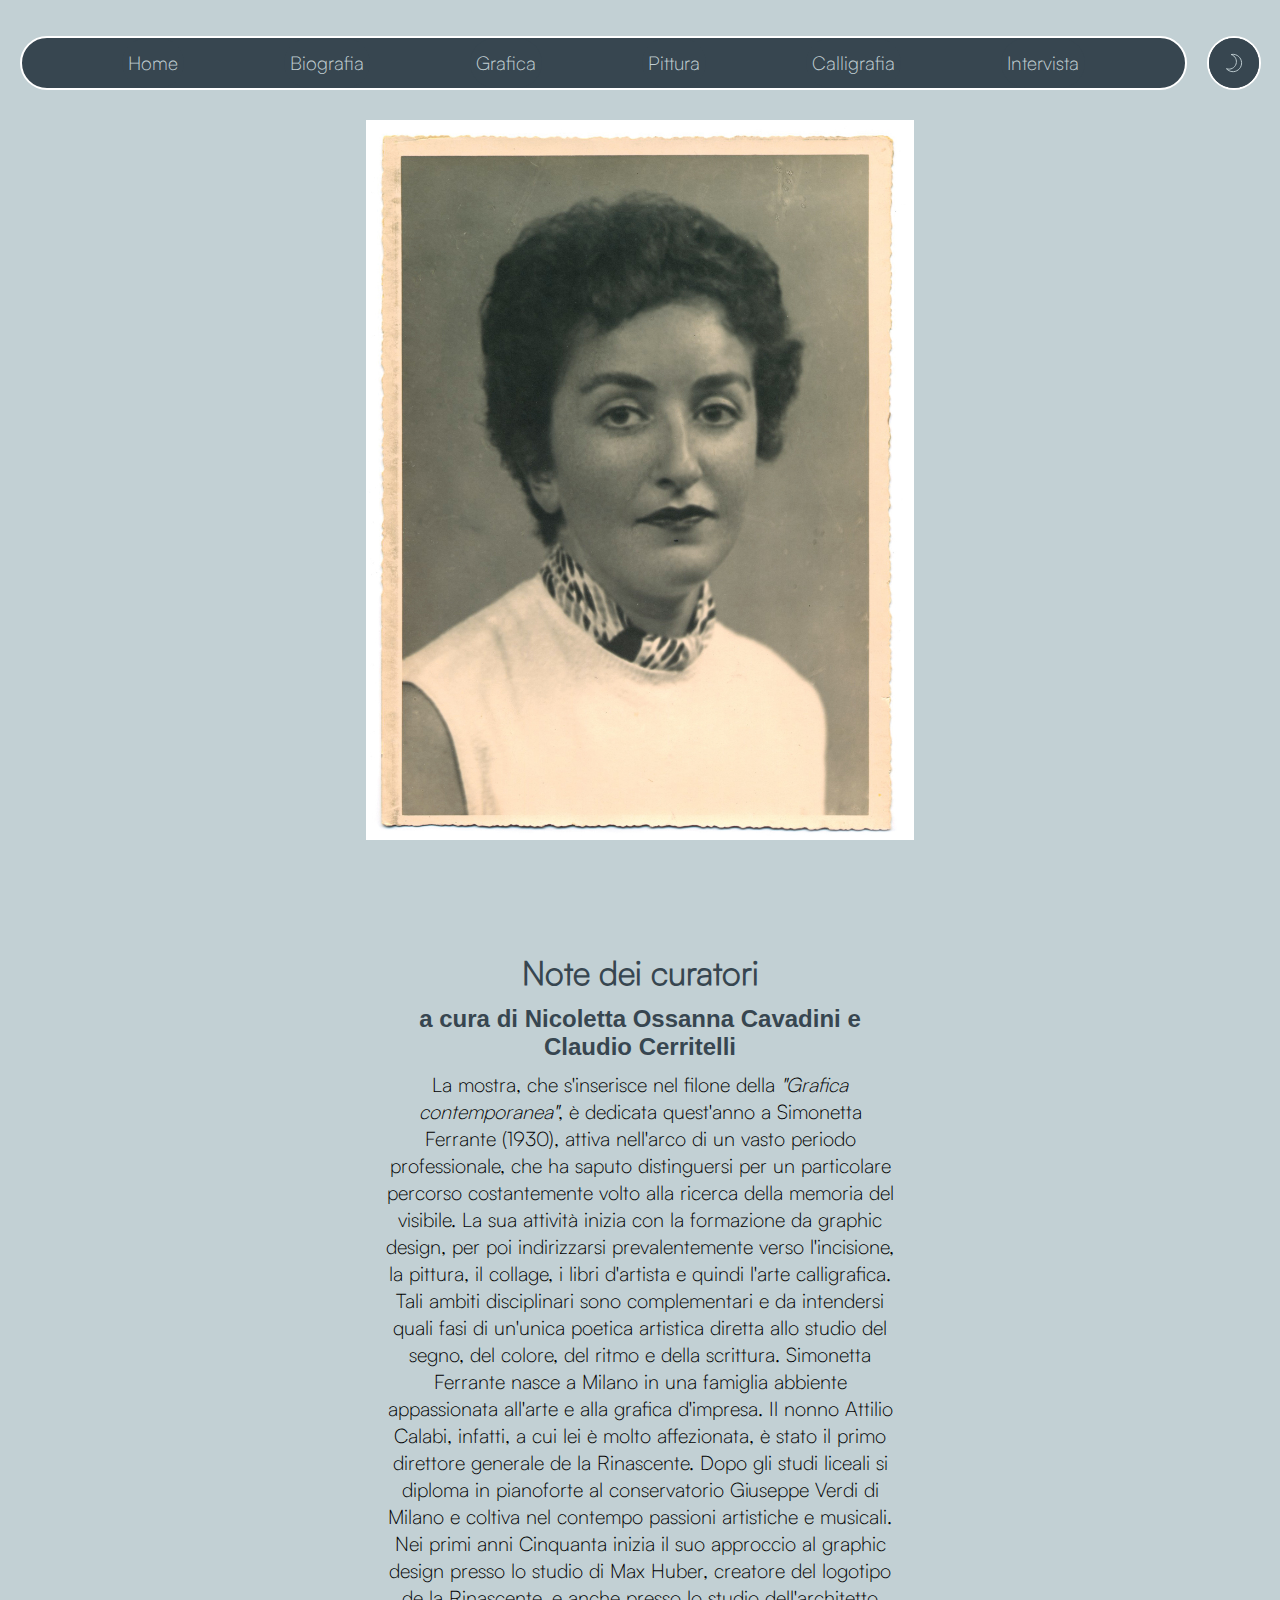
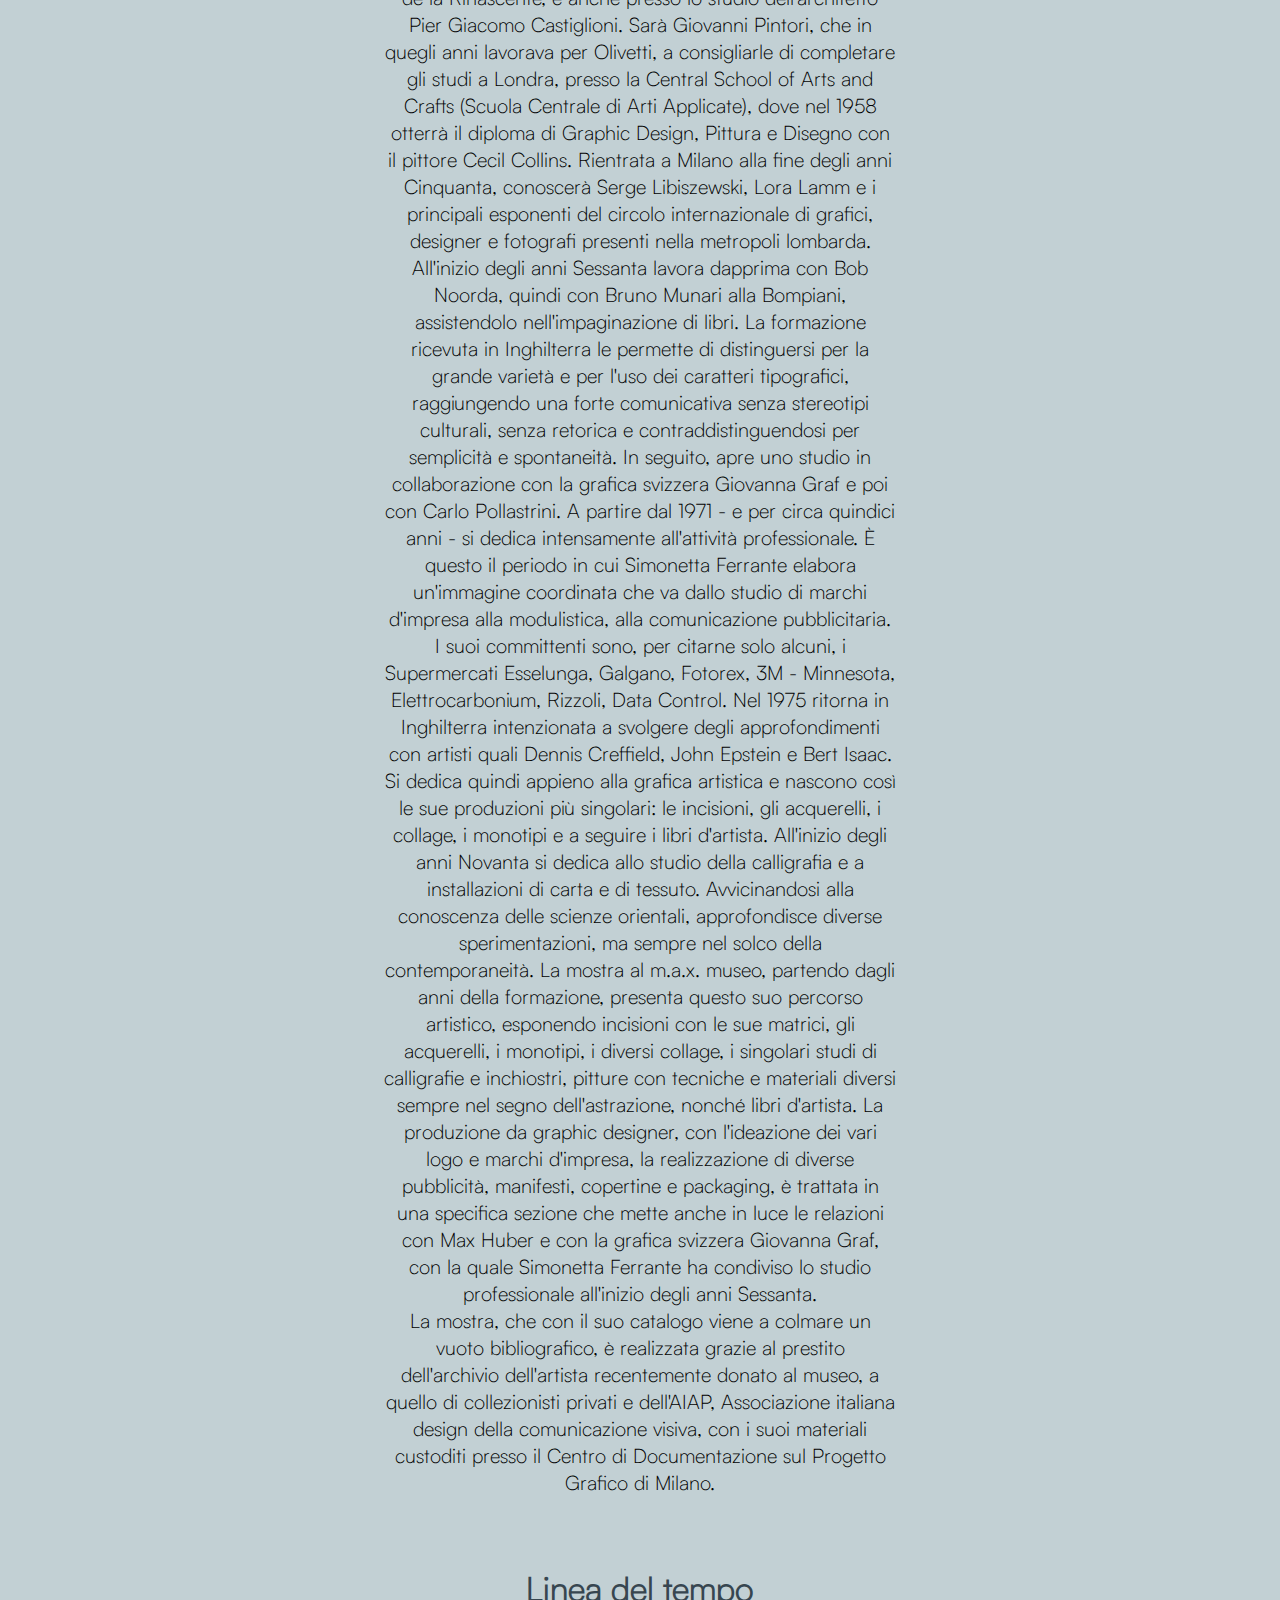
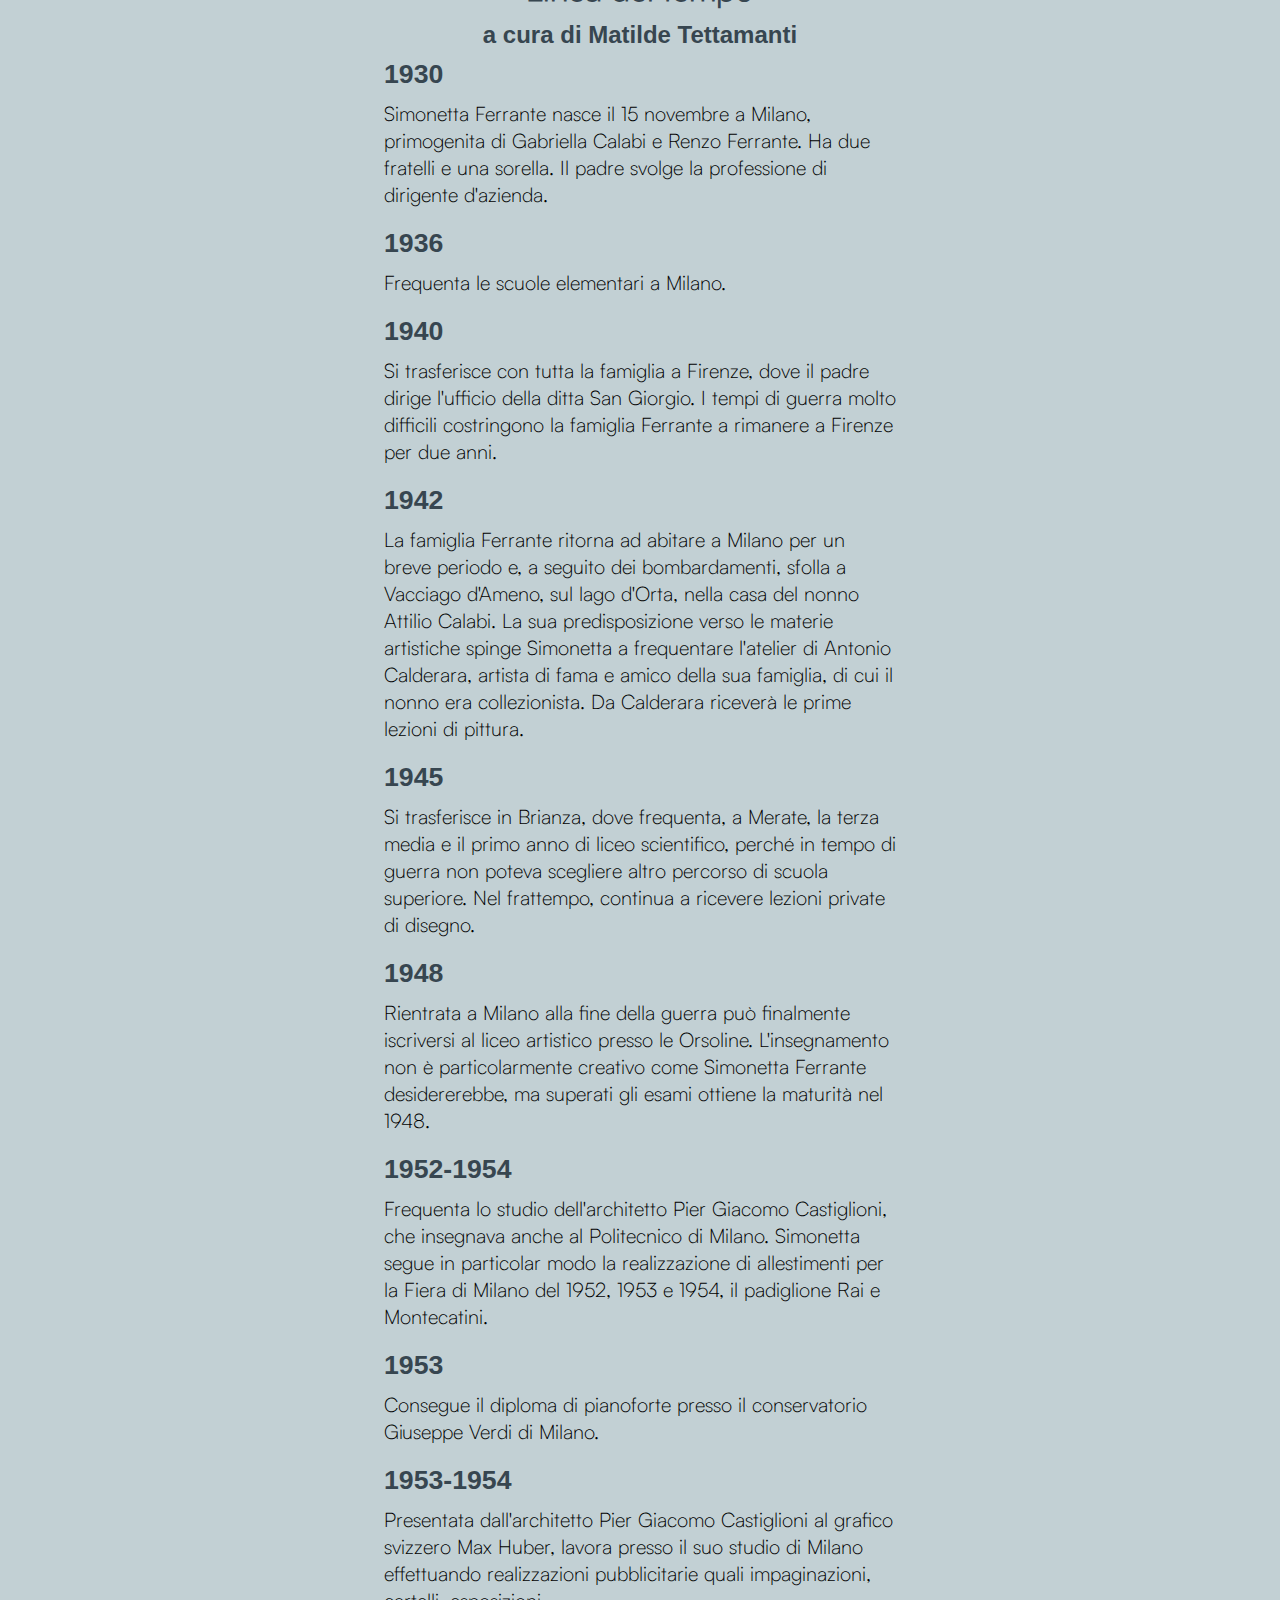
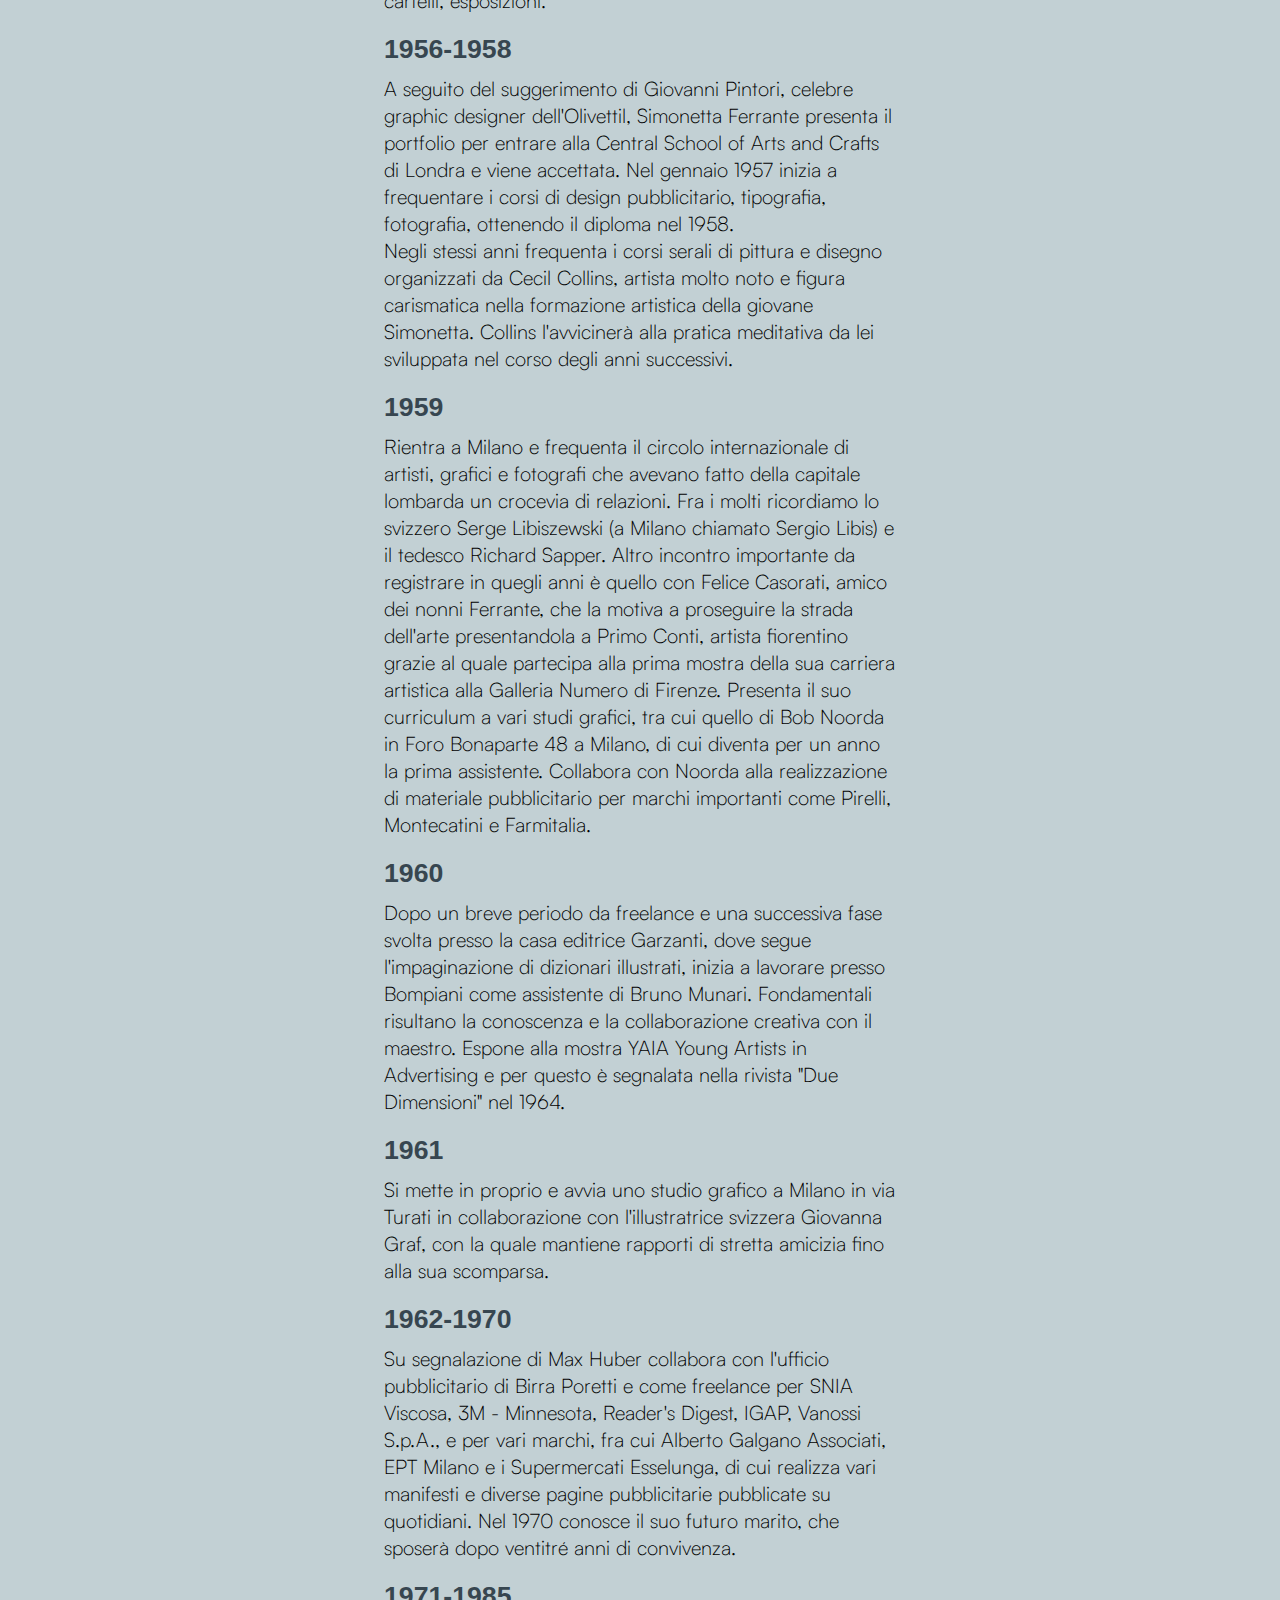
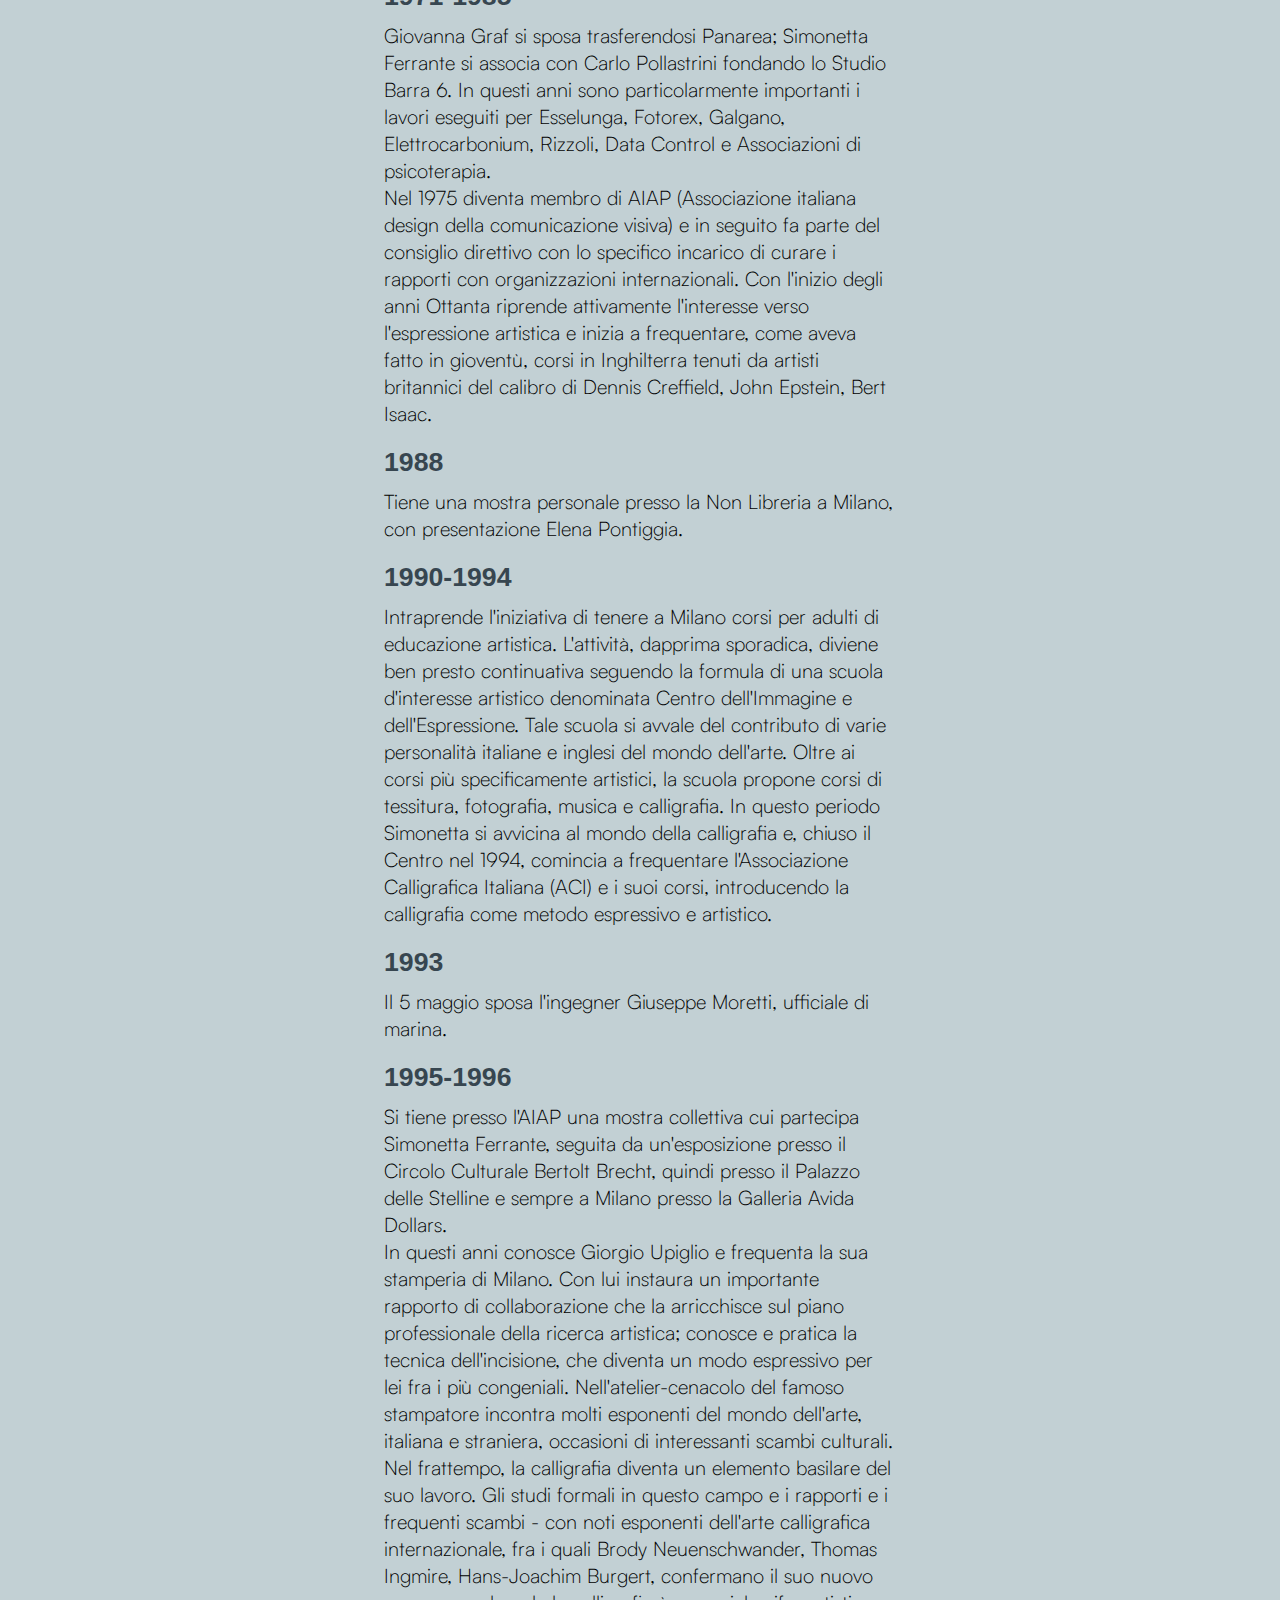
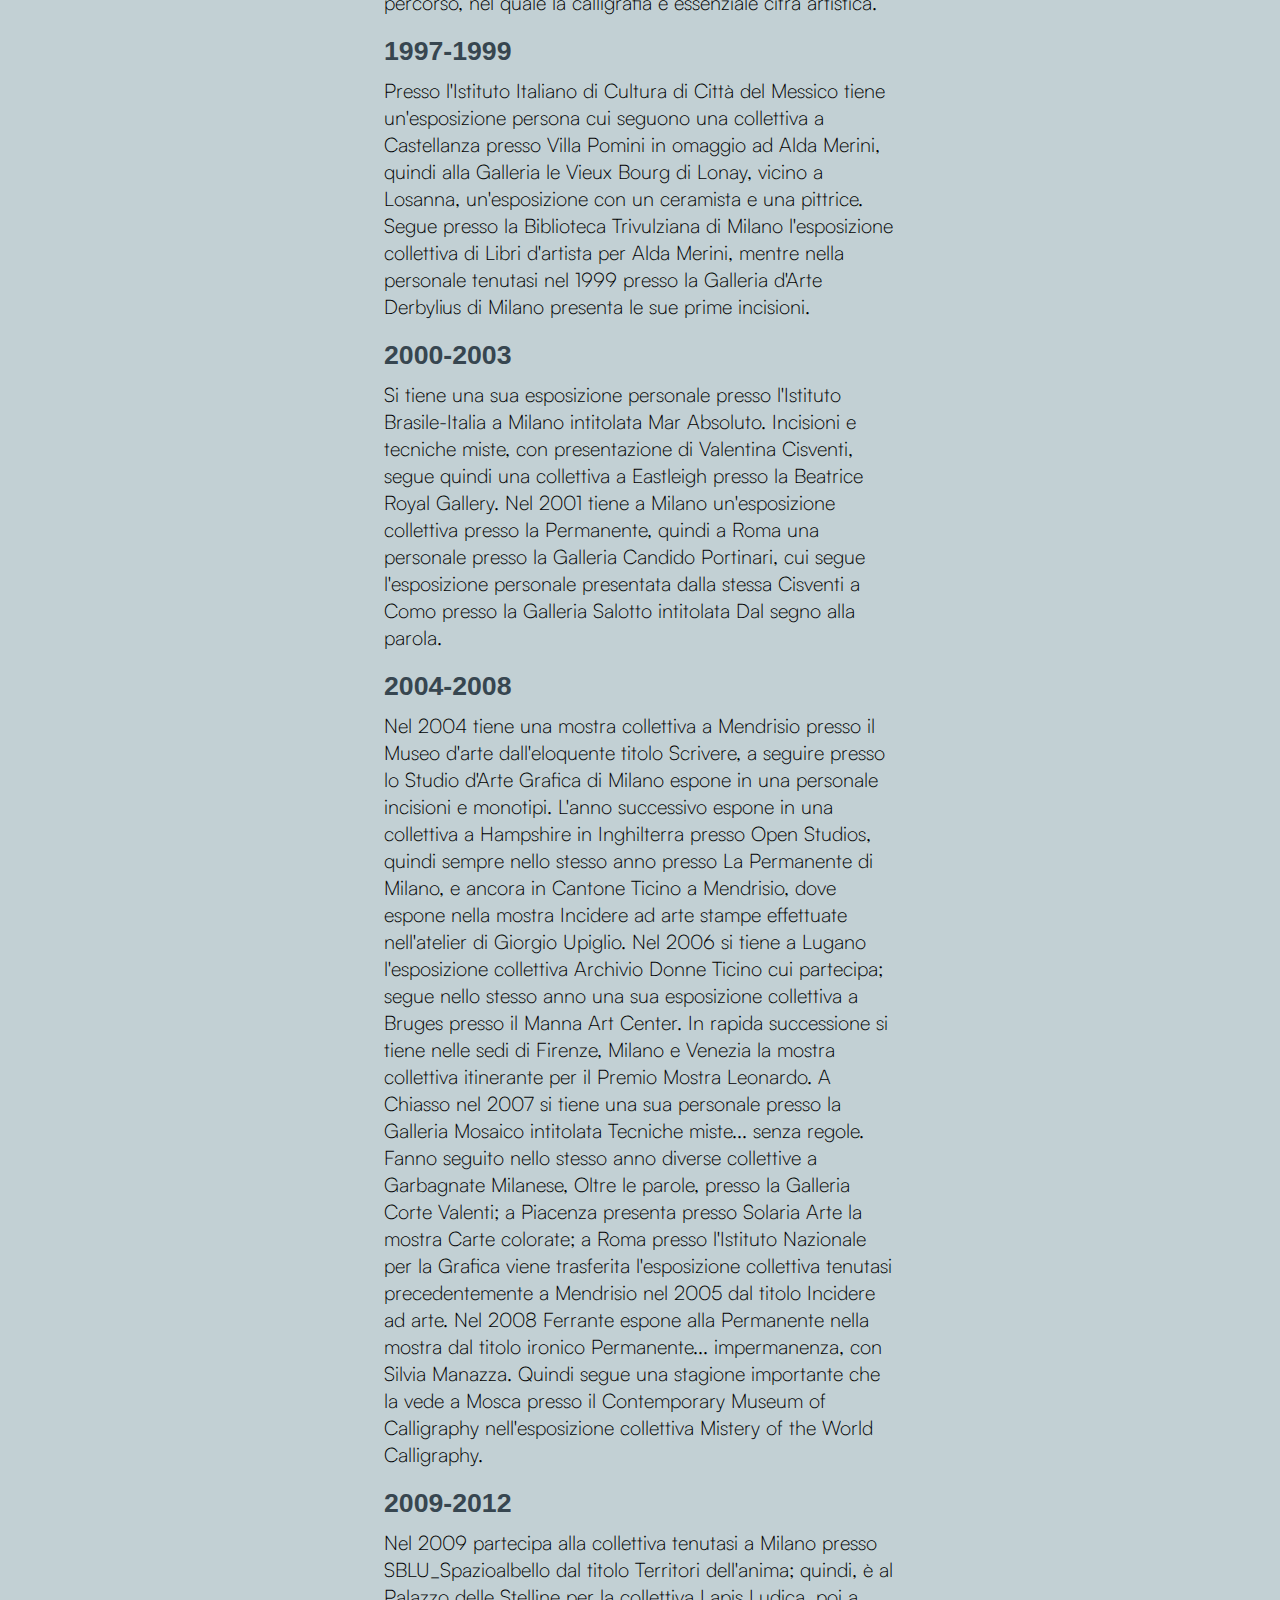
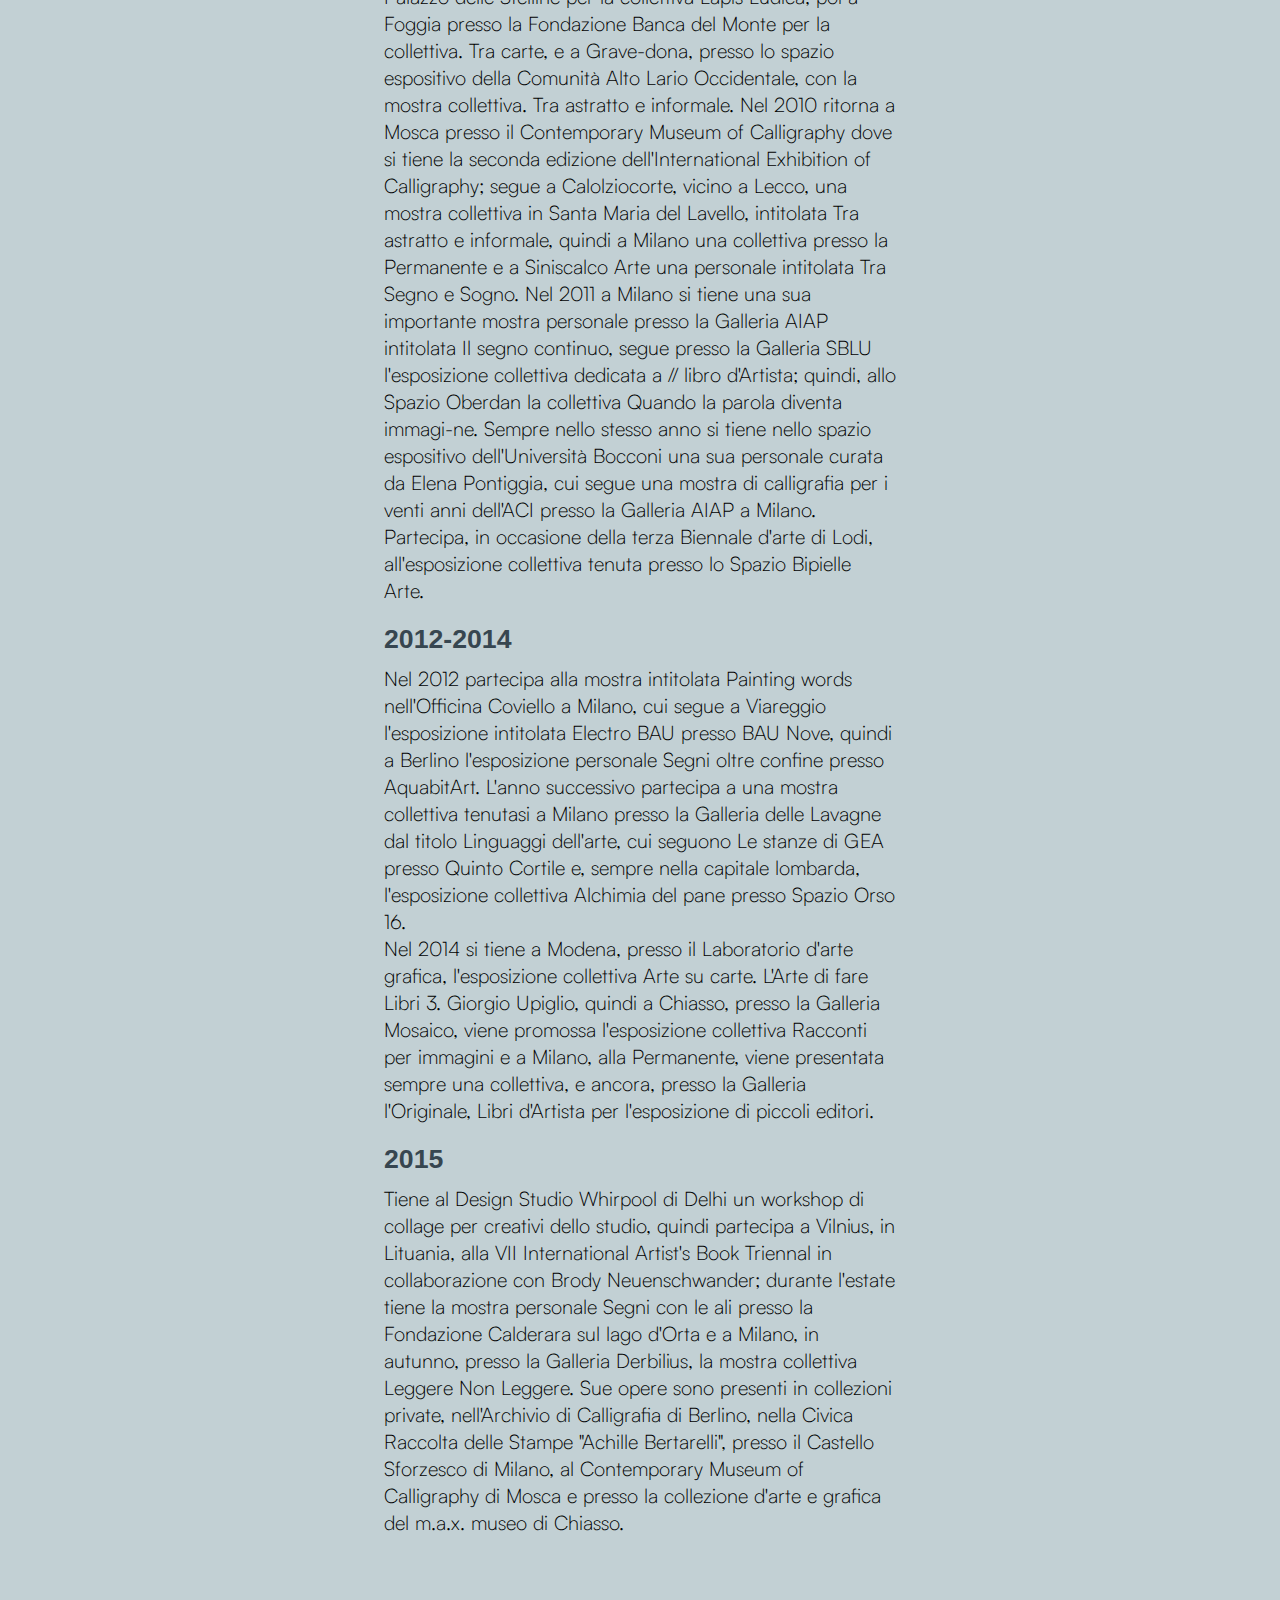
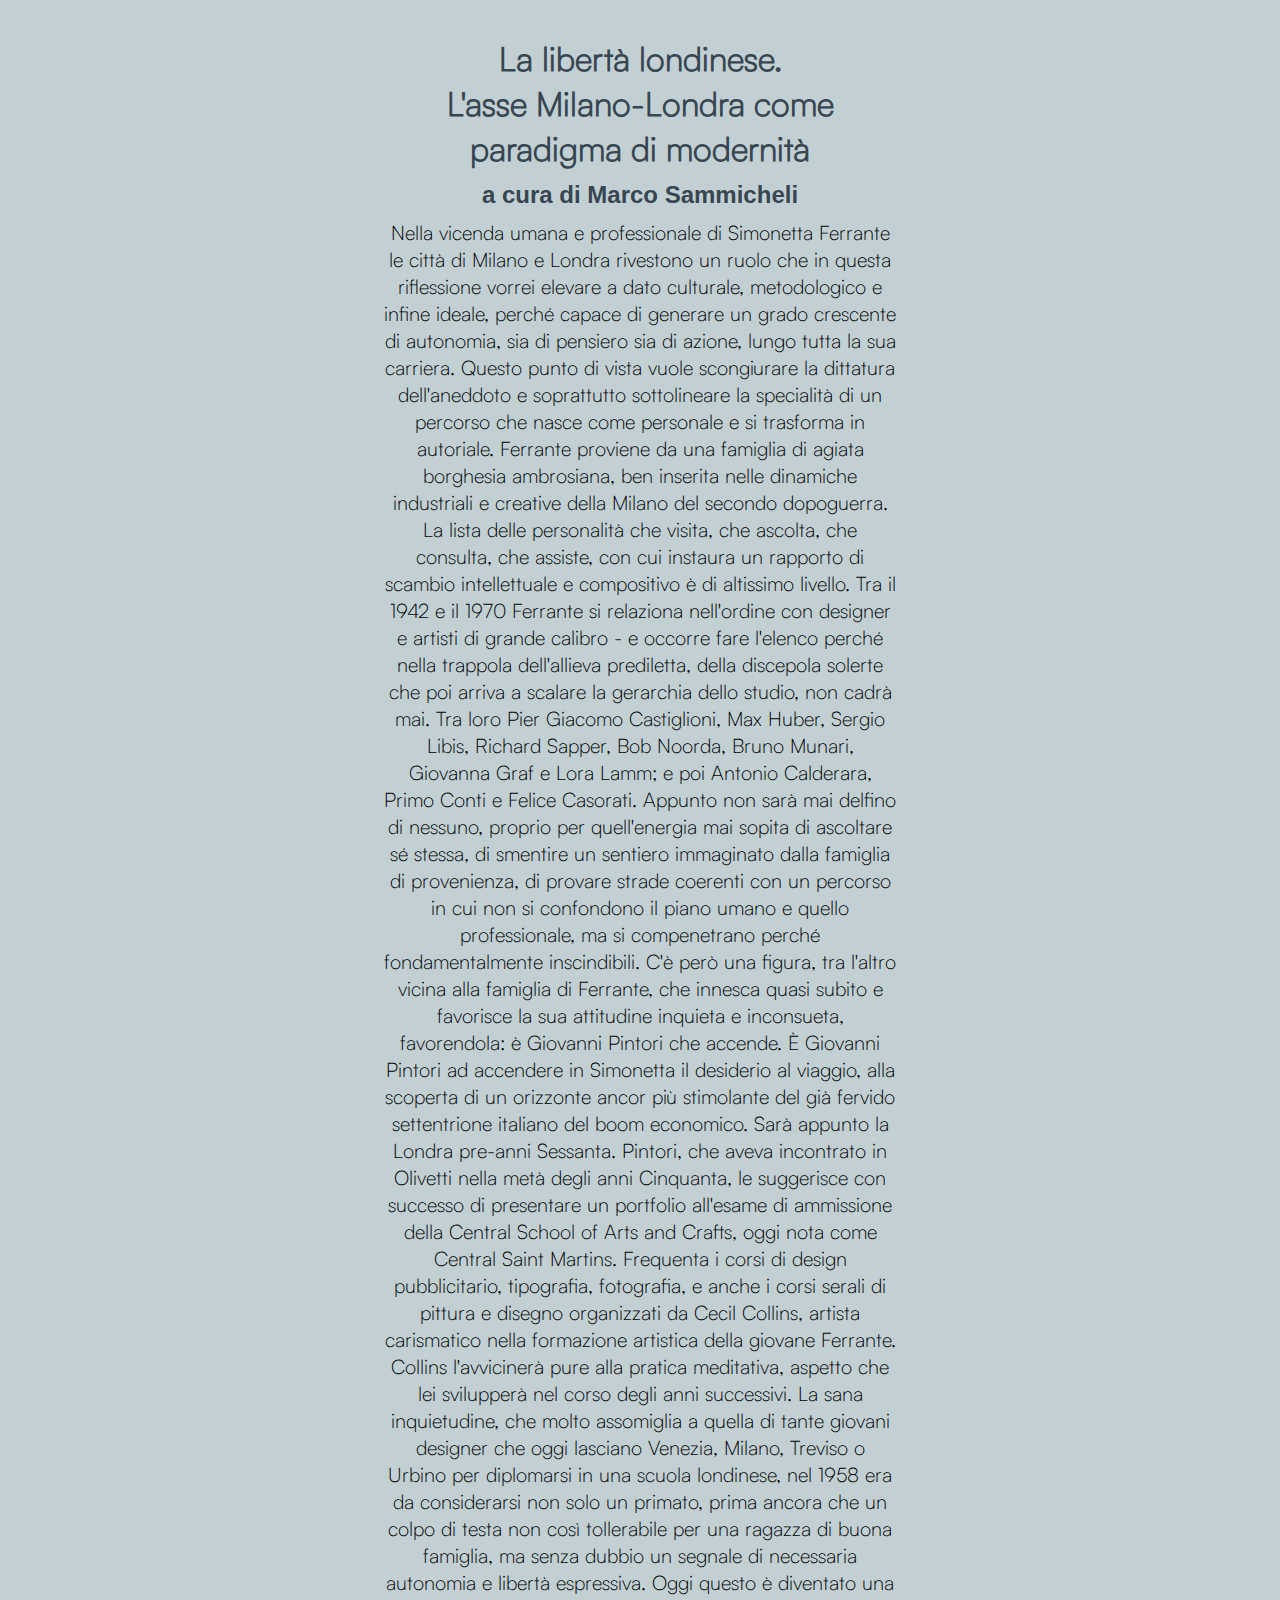
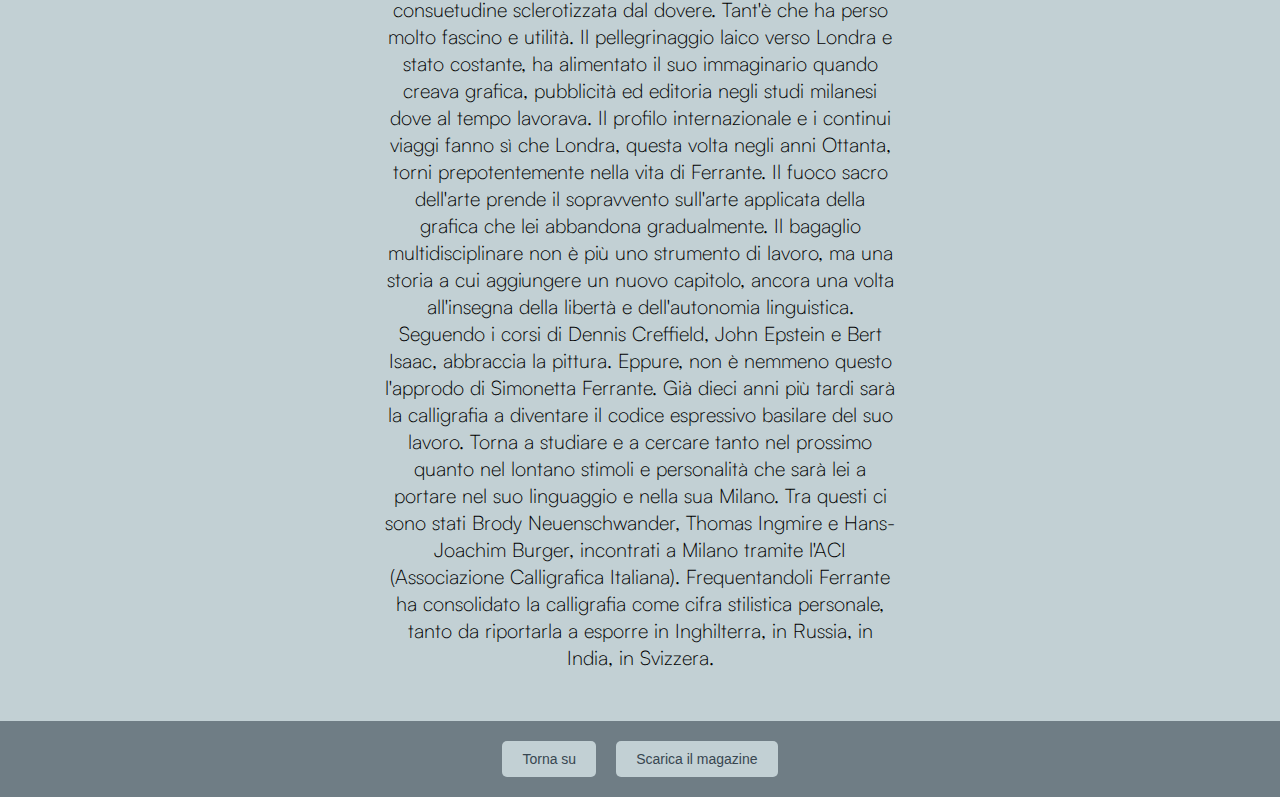
<file: pagine/biografia.html>
<!DOCTYPE html>
<html lang="en">
    <head>
        <meta charset="UTF-8">
        <meta name="viewport" content="width=device-width, initial-scale=1.0">
        <title>Biografia</title>
        <link rel="stylesheet" href="../style.css" id="style-theme">
    </head>
    <body class="body">
        <div class="navbar">
            <button class="hamburger" onclick="toggleMobileMenu()">
                <span></span>
                <span></span>
                <span></span>
            </button>
            <div class="islanav">
                <button class="nav-link"  onclick="changeMode()">
                    <img src="../img/home/mezzaluna1.svg" alt="Dark mode toggle" style="width: 20px; height: 20px;">
                </button>
            </div>
            <div class="islanav">
                <div></div>
                <div class="dropdown">
                    <a href="../index.html" class="nav-link">Home</a>
                    <div class="dropdown-content">
                        <a href="../index.html#editoriale" class="dropdown-item">La memoria del visibile: segno, colore, ritmo e calligrafie</a>
                        <a href="../index.html#magazine" class="dropdown-item">Il magazine</a>
                        <a href="../index.html#crediti" class="dropdown-item">Crediti e informazioni</a>
                    </div>
                </div>
                <div class="dropdown">
                    <a href="biografia.html" class="nav-link">Biografia</a>
                    <div class="dropdown-content">
                        <a href="biografia.html#note-curatori" class="dropdown-item">Note dei curatori</a>
                        <a href="biografia.html#linea-tempo" class="dropdown-item">Linea del tempo</a>
                        <a href="biografia.html#liberta-londinese" class="dropdown-item">La libertà londinese. L'asse Milano-Londra come paradigma di modernità.</a>
                    </div>
                </div>
                <div class="dropdown">
                    <a href="grafica.html" class="nav-link">Grafica</a>
                    <div class="dropdown-content">
                        <a href="grafica.html#graphic-designer" class="dropdown-item">Simonetta Ferrante graphic designer: costruzione compositiva, creatività e fantasia</a>
                        <a href="grafica.html#progetto-corrispondenza" class="dropdown-item">Il progetto della corrispondenza</a>
                    </div>
                </div>
                <div class="dropdown">
                    <a href="pittura.html" class="nav-link">Pittura</a>
                    <div class="dropdown-content">
                        <a href="pittura.html#ritmi-memoria" class="dropdown-item">Ritmi della memoria: sincronie del segno<br>e del colore</br></a>
                    </div>
                </div>
                <div class="dropdown">
                    <a href="calligrafia.html" class="nav-link">Calligrafia</a>
                    <div class="dropdown-content">
                        <a href="calligrafia.html#scrittura-astratta" class="dropdown-item">La scrittura astratta di Simonetta Ferrante</a>
                        <a href="calligrafia.html#paesaggio-frammenti" class="dropdown-item">Un paesaggio di frammenti calligrafici</a>
                        <a href="calligrafia.html#paesaggi-calligrafici" class="dropdown-item">Paesaggi calligrafici. Una delicata danza di lettere</a>
                    </div>
                </div>
                <div class="dropdown">
                    <a href="intervista.html" class="nav-link">Intervista</a>
                    <div class="dropdown-content">
                        <a href="intervista.html" class="dropdown-item">Intervista a Simonetta Ferrante</a>
                    </div>
                </div>
         <div></div>
            </div>
        </div>

        <!-- Menu Mobile -->
        <div class="mobile-menu">
            <a href="../index.html" class="nav-link">Home</a>
            <a href="biografia.html" class="nav-link">Biografia</a>
            <a href="grafica.html" class="nav-link">Grafica</a>
            <a href="pittura.html" class="nav-link">Pittura</a>
            <a href="calligrafia.html" class="nav-link">Calligrafia</a>
            <a href="intervista.html" class="nav-link">Intervista</a>
        </div>

        <div class="container_carousel" style="margin-top: 120px;">
            <section class="carousel">
                <p id="carousel-counter" class="carousel-counter">1 / 4</p>
                <div class="control left-control">
                    <button id="prev-btn" onclick="scrollToItem(currentItem - 1);">
                        <!-- Ho incollato un'immagine svg come icona previous -->
                        <svg width="24" height="24" viewBox="0 0 24 24" fill="white">
                          <path d="M15.41 16.59L10.83 12l4.58-4.59L14 6l-6 6 6 6z"/>
                        </svg>
                      </button>
                </div>
                <div class="control right-control">
                    <button id="next-btn" onclick="scrollToItem(currentItem + 1);">
                        <!-- Ho incollato un'immagine svg come icona next -->
                        <svg width="24" height="24" viewBox="0 0 24 24" fill="white">
                          <path d="M8.59 16.59L13.17 12 8.59 7.41 10 6l6 6-6 6z"/>
                        </svg>
                    </button>
                </div>
                <div id="bullet-container" class="bullet-container">
                    <span class="bullet"></span>
                    <span class="bullet"></span>
                    <span class="bullet"></span>
                    <span class="bullet"></span>
                    <span class="bullet"></span>
                    <span class="bullet"></span>
                    <span class="bullet"></span>
                    <span class="bullet"></span>
                    <span class="bullet"></span>
                    <span class="bullet"></span>
                    <span class="bullet"></span>
                    <span class="bullet"></span>
                    <span class="bullet"></span>
                </div>
                <ul id="carousel-list" class="carousel-list">
                    <li class="carousel-item">
                        <img src="../img/home/simonetta.jpg"/>
                        <div class="carousel-caption">Simonetta Ferrante, ritratto fotografico</div>
                    </li>
                    <li class="carousel-item">
                        <img src="../img/biografia/il vento dell'estremo oriente 2007.jpeg"/>
                        <div class="carousel-caption">Il vento dell'Estremo Oriente (2007)<br>Chiasso, m.a.x. museo, Archivio Simonetta Ferrante</br></div>
                    </li>
                    <li class="carousel-item">
                        <img src="../img/biografia/simonetta ferrante con l'architetto Gio Ponti 1960.jpeg"/>
                        <div class="carousel-caption">Simonetta Ferrante con l'architetto Gio Ponti in visita a Tebe (1960)</div>
                    </li>
                    <li class="carousel-item">
                        <img src="../img/biografia/Cecil Collins.jpeg"/>
                        <div class="carousel-caption">Cecil Collins, docente presso la Central School of Arts and Crafts (London, 1958)</div>
                    </li>
                    <li class="carousel-item">
                        <img src="../img/biografia/Simonetta Ferrante a lezione da Cecil Collins .jpeg"/>
                        <div class="carousel-caption">Simonetta Ferrante (al centro) con, a destra, Cecil Collins,<br>suo docente presso la Central School of Arts and Crafts</br></div>
                    </li>
                    <li class="carousel-item">
                        <img src="../img/biografia/(2001) Mar Absoluto (2).jpeg"/>
                        <div class="carousel-caption">Mar Absoluto (2001)<br>Chiasso, m.a.x. museo, Archivio Simonetta Ferrante</div>
                    </li>
                    <li class="carousel-item">
                        <img src="../img/biografia/life drawing 1986.jpeg"/>
                        <div class="carousel-caption">Life drawing (1986)<br>Chiasso, m.a.x. museo, Archivio Simonetta Ferrante</div>
                    </li>
                    <li class="carousel-item">
                        <img src="../img/biografia/è la mente che traccia la strada 2011.jpeg"/>
                        <div class="carousel-caption">È la mente che traccia la strada (2011)<br>Chiasso, m.a.x. museo, Archivio Simonetta Ferrante</div>
                    </li>
                    <li class="carousel-item">
                        <img src="../img/biografia/layout scolastico su cartone 1958.jpeg"/>
                        <div class="carousel-caption">Layout scolastico su cartone (1958)<br>Centro di Documentazione sul Progetto Grafico di AIAP (AIAP CDPG)</div>
                    </li>
                    <li class="carousel-item">
                        <img src="../img/biografia/senza titolo 1990.jpeg"/>
                        <div class="carousel-caption">Senza titolo (1990)<br>Chiasso, m.a.x. museo, Archivio Simonetta Ferrante</div>
                    </li>
                    <li class="carousel-item">
                        <img src="../img/biografia/Battle of word 2009.jpeg"/>
                        <div class="carousel-caption">Battle of word (2009)<br>Chiasso, m.a.x. museo, Archivio Simonetta Ferrante</div>
                    </li>
                    <li class="carousel-item">
                        <img src="../img/biografia/layout scolastico su cartone 1958_2.jpeg"/>
                        <div class="carousel-caption">Layout scolastico su cartone (1958)<br>Centro di Documentazione sul Progetto Grafico di AIAP (AIAP CDPG)</div>
                    </li>
                    <li class="carousel-item">
                        <img src="../img/biografia/tra due mondi 1990.jpeg"/>
                        <div class="carousel-caption">Tra due mondi (1990)<br>Chiasso, m.a.x. museo, Archivio Simonetta Ferrante</div>
                    </li>
                </ul>
            </section>
        </div>
        <div class="container">
            <div class="container_capitolo">
               <div class="sottotitolo" id="note-curatori">
               <h2>Note dei curatori</h2>
                  <h3>a cura di Nicoletta Ossanna Cavadini e Claudio Cerritelli</h3>
                </div>        
                    <p>La mostra, che s'inserisce nel filone della <i>"Grafica contemporanea"</i>, è dedicata quest'anno a Simonetta Ferrante (1930), attiva nell'arco di un vasto periodo professionale, che ha saputo distinguersi per un particolare percorso costantemente volto alla ricerca della memoria del visibile.
                        La sua attività inizia con la formazione da graphic design, per poi indirizzarsi prevalentemente verso l'incisione, la pittura, il collage, i libri d'artista e quindi l'arte calligrafica. Tali ambiti disciplinari sono complementari e da intendersi quali fasi di un'unica poetica artistica diretta allo studio del segno, del colore, del ritmo e della scrittura.
                        Simonetta Ferrante nasce a Milano in una famiglia abbiente appassionata all'arte e alla grafica d'impresa. Il nonno Attilio Calabi, infatti, a cui lei è molto affezionata, è stato il primo direttore generale de la Rinascente. Dopo gli studi liceali si diploma in pianoforte al conservatorio Giuseppe Verdi di Milano e coltiva nel contempo passioni artistiche e musicali.
                        Nei primi anni Cinquanta inizia il suo approccio al graphic design presso lo studio di Max Huber, creatore del logotipo de la Rinascente, e anche presso lo studio dell'architetto Pier Giacomo Castiglioni. Sarà Giovanni Pintori, che in quegli anni lavorava per Olivetti, a consigliarle di completare gli studi a Londra, presso la Central School of Arts and Crafts 
                        (Scuola Centrale di Arti Applicate), dove nel 1958 otterrà il diploma di Graphic Design, Pittura e Disegno con il pittore Cecil Collins. Rientrata a Milano alla fine degli anni Cinquanta, conoscerà Serge Libiszewski, Lora Lamm e i principali esponenti del circolo internazionale di grafici, designer e fotografi presenti nella metropoli lombarda. All'inizio degli anni 
                        Sessanta lavora dapprima con Bob Noorda, quindi con Bruno Munari alla Bompiani, assistendolo nell'impaginazione di libri. La formazione ricevuta in Inghilterra le permette di distinguersi per la grande varietà e per l'uso dei caratteri tipografici, raggiungendo una forte comunicativa senza stereotipi culturali, senza retorica e contraddistinguendosi per semplicità 
                        e spontaneità. In seguito, apre uno studio in collaborazione con la grafica svizzera Giovanna Graf e poi con Carlo Pollastrini. A partire dal 1971 - e per circa quindici anni - si dedica intensamente all'attività professionale. È questo il periodo in cui Simonetta Ferrante elabora un'immagine coordinata che va dallo studio di marchi d'impresa alla modulistica, alla 
                        comunicazione pubblicitaria. I suoi committenti sono, per citarne solo alcuni, i Supermercati Esselunga, Galgano, Fotorex, 3M - Minnesota, Elettrocarbonium, Rizzoli, Data Control. 
                        Nel 1975 ritorna in Inghilterra intenzionata a svolgere degli approfondimenti con artisti quali Dennis Creffield, John Epstein e Bert Isaac. Si dedica quindi appieno alla grafica artistica e nascono così le sue produzioni più singolari: le incisioni, gli acquerelli, i collage, i monotipi e a seguire i libri d'artista. All'inizio degli anni Novanta si dedica allo studio 
                        della calligrafia e a installazioni di carta e di tessuto. Avvicinandosi alla conoscenza delle scienze orientali, approfondisce diverse sperimentazioni, ma sempre nel solco della contemporaneità. La mostra al m.a.x. museo, partendo dagli anni della formazione, presenta questo suo percorso artistico, esponendo incisioni con le sue matrici, gli acquerelli, i monotipi, 
                        i diversi collage, i singolari studi di calligrafie e inchiostri, pitture con tecniche e materiali diversi sempre nel segno dell'astrazione, nonché libri d'artista.
                        La produzione da graphic designer, con l'ideazione dei vari logo e marchi d'impresa, la realizzazione di diverse pubblicità, manifesti, copertine e packaging, è trattata in una specifica sezione che mette anche in luce le relazioni con Max Huber e con la grafica svizzera Giovanna Graf, con la quale Simonetta Ferrante ha condiviso lo studio professionale all'inizio 
                        degli anni Sessanta. 
                        <br>La mostra, che con il suo catalogo viene a colmare un vuoto bibliografico, è realizzata grazie al prestito dell'archivio dell'artista recentemente donato al museo, a quello di collezionisti privati e dell'AIAP, Associazione italiana design della comunicazione visiva, con i suoi materiali custoditi presso il Centro di Documentazione sul Progetto Grafico di Milano.</br>                        
                    </p> 
                </div> 
            <div class="container_date">
                <div class="sottotitolo">
                <h2 id="linea-tempo">Linea del tempo</h2>
                <h3>a cura di Matilde Tettamanti</h3>
                </div>
                <div>
                    <h4>1930</h4>
                    <p>Simonetta Ferrante nasce il 15 novembre a Milano, primogenita di Gabriella Calabi e Renzo Ferrante. Ha due fratelli e una sorella. Il padre svolge la professione di dirigente d'azienda. 
                    </p>
                </div>
                <div>
                    <h4>1936</h4>
                    <p>Frequenta le scuole elementari a Milano.</p>
                </div>
                <div>
                    <h4>1940</h4>
                    <p>Si trasferisce con tutta la famiglia a Firenze, dove il padre dirige l'ufficio della ditta San Giorgio. I tempi di guerra molto difficili costringono la famiglia Ferrante a rimanere a Firenze per due anni.</p>
                </div>
                <div>
                    <h4>1942</h4>
                    <p>La famiglia Ferrante ritorna ad abitare a Milano per un breve periodo e, a seguito dei bombardamenti, sfolla a Vacciago d'Ameno, sul lago d'Orta, nella casa del nonno Attilio Calabi. La sua predisposizione verso le materie artistiche spinge Simonetta a frequentare l'atelier di Antonio Calderara, artista di fama e amico della sua famiglia, di cui il nonno era collezionista. Da Calderara riceverà le prime lezioni di pittura.</p>
                </div>
                <div>
                    <h4>1945</h4>
                    <p>Si trasferisce in Brianza, dove frequenta, a Merate, la terza media e il primo anno di liceo scientifico, perché in tempo di guerra non poteva scegliere altro percorso di scuola superiore. Nel frattempo, continua a ricevere lezioni private di disegno.</p>
                </div>
                <div>
                    <h4>1948</h4>
                    <p>Rientrata a Milano alla fine della guerra può finalmente iscriversi al liceo artistico presso le Orsoline. L'insegnamento non è particolarmente creativo come Simonetta Ferrante desidererebbe, ma superati gli esami ottiene la maturità nel 1948.</p>
                </div>
                <div>
                    <h4>1952-1954</h4>
                    <p>Frequenta lo studio dell'architetto Pier Giacomo Castiglioni, che insegnava anche al Politecnico di Milano. Simonetta segue in particolar modo la realizzazione di allestimenti per la Fiera di Milano del 1952, 1953 e 1954, il padiglione Rai e Montecatini.</p>
                </div>
                <div>
                    <h4>1953</h4>
                    <p>Consegue il diploma di pianoforte presso il conservatorio Giuseppe Verdi di Milano. </p>
                </div>
                <div>
                    <h4>1953-1954</h4>
                    <p>Presentata dall'architetto Pier Giacomo Castiglioni al grafico svizzero Max Huber, lavora presso il suo studio di Milano effettuando realizzazioni pubblicitarie quali impaginazioni, cartelli, esposizioni.</p>
                </div>
                <div>
                    <h4>1956-1958</h4>
                    <p>A seguito del suggerimento di Giovanni Pintori, celebre graphic designer dell'Olivettil, Simonetta Ferrante presenta il portfolio per entrare alla Central School of Arts and Crafts di Londra e viene accettata. Nel gennaio 1957 inizia a frequentare i corsi di design pubblicitario, tipografia, fotografia, ottenendo il diploma nel 1958. <br>Negli stessi anni frequenta i corsi serali di pittura e disegno organizzati da Cecil Collins, artista molto noto e figura carismatica nella formazione artistica della giovane Simonetta. Collins l'avvicinerà alla pratica meditativa da lei sviluppata nel corso degli anni successivi.</br></p>
                </div>
                <div>
                    <h4>1959</h4>
                    <p>Rientra a Milano e frequenta il circolo internazionale di artisti, grafici e fotografi che avevano fatto della capitale lombarda un crocevia di relazioni. Fra i molti ricordiamo lo svizzero Serge Libiszewski (a Milano chiamato Sergio Libis) e il tedesco Richard Sapper. Altro incontro importante da registrare in quegli anni è quello con Felice Casorati, amico dei nonni Ferrante, che la motiva a proseguire la strada dell'arte presentandola a Primo Conti, artista fiorentino grazie al quale partecipa alla prima mostra della sua carriera artistica alla Galleria Numero di Firenze. Presenta il suo curriculum a vari studi grafici, tra cui quello di Bob Noorda in Foro Bonaparte 48 a Milano, di cui diventa per un anno la prima assistente. Collabora con Noorda alla realizzazione di materiale pubblicitario per marchi importanti come Pirelli, Montecatini e Farmitalia.</p>
                </div>
                <div>
                    <h4>1960</h4>
                    <p>Dopo un breve periodo da freelance e una successiva fase svolta presso la casa editrice Garzanti, dove segue l'impaginazione di dizionari illustrati, inizia a lavorare presso Bompiani come assistente di Bruno Munari. Fondamentali risultano la conoscenza e la collaborazione creativa con il maestro. Espone alla mostra YAIA Young Artists in Advertising e per questo è segnalata nella rivista "Due Dimensioni" nel 1964.</p>
                </div>
                <div>
                    <h4>1961</h4>
                    <p>Si mette in proprio e avvia uno studio grafico a Milano in via Turati in collaborazione con l'illustratrice svizzera Giovanna Graf, con la quale mantiene rapporti di stretta amicizia fino alla sua scomparsa.</p>
                </div>
                <div>
                    <h4>1962-1970</h4>
                    <p>Su segnalazione di Max Huber collabora con l'ufficio pubblicitario di Birra Poretti e come freelance per SNIA Viscosa, 3M - Minnesota, Reader's Digest, IGAP, Vanossi S.p.A., e per vari marchi, fra cui Alberto Galgano Associati, EPT Milano e i Supermercati Esselunga, di cui realizza vari manifesti e diverse pagine pubblicitarie pubblicate su quotidiani. Nel 1970 conosce il suo futuro marito, che sposerà dopo ventitré anni di convivenza.</p>
                </div>
                <div>
                    <h4>1971-1985</h4>
                    <p>Giovanna Graf si sposa trasferendosi Panarea; Simonetta Ferrante si associa con Carlo Pollastrini fondando lo Studio Barra 6. In questi anni sono particolarmente importanti i lavori eseguiti per Esselunga, Fotorex, Galgano, Elettrocarbonium, Rizzoli, Data Control e Associazioni di psicoterapia.<br>Nel 1975 diventa membro di AIAP (Associazione italiana design della comunicazione visiva) e in seguito fa parte del consiglio direttivo con lo specifico incarico di curare i rapporti con organizzazioni internazionali. Con l'inizio degli anni Ottanta riprende attivamente l'interesse verso l'espressione artistica e inizia a frequentare, come aveva fatto in gioventù, corsi in Inghilterra tenuti da artisti britannici del calibro di Dennis Creffield, John Epstein, Bert Isaac.</br></p>
                </div>
                <div>
                    <h4>1988</h4>
                    <p>Tiene una mostra personale presso la Non Libreria a Milano, con presentazione Elena Pontiggia.</p>
                </div>
                <div>
                    <h4>1990-1994</h4>
                    <p>Intraprende l'iniziativa di tenere a Milano corsi per adulti di educazione artistica. L'attività, dapprima sporadica, diviene ben presto continuativa seguendo la formula di una scuola d'interesse artistico denominata Centro dell'Immagine e dell'Espressione. Tale scuola si avvale del contributo di varie personalità italiane e inglesi del mondo dell'arte. Oltre ai corsi più specificamente artistici, la scuola propone corsi di tessitura, fotografia, musica e calligrafia. In questo periodo Simonetta si avvicina al mondo della calligrafia e, chiuso il Centro nel 1994, comincia a frequentare l'Associazione Calligrafica Italiana (ACI) e i suoi corsi, introducendo la calligrafia come metodo espressivo e artistico.</p>
                </div>
                <div>
                    <h4>1993</h4>
                    <p>Il 5 maggio sposa l'ingegner Giuseppe Moretti, ufficiale di marina.</p>
                </div>
                <div>
                    <h4>1995-1996</h4>
                    <p>Si tiene presso l'AIAP una mostra collettiva cui partecipa Simonetta Ferrante, seguita da un'esposizione presso il Circolo Culturale Bertolt Brecht, quindi presso il Palazzo delle Stelline e sempre a Milano presso la Galleria Avida Dollars. <br>In questi anni conosce Giorgio Upiglio e frequenta la sua stamperia di Milano. Con lui instaura un importante rapporto di collaborazione che la arricchisce sul piano professionale della ricerca artistica; conosce e pratica la tecnica dell'incisione, che diventa un modo espressivo per lei fra i più congeniali. Nell'atelier-cenacolo del famoso stampatore incontra molti esponenti del mondo dell'arte, italiana e straniera, occasioni di interessanti scambi culturali. Nel frattempo, la calligrafia diventa un elemento basilare del suo lavoro. Gli studi formali in questo campo e i rapporti e i frequenti scambi - con noti esponenti dell'arte calligrafica internazionale, fra i quali Brody Neuenschwander, Thomas Ingmire, Hans-Joachim Burgert, confermano il suo nuovo percorso, nel quale la calligrafia è essenziale cifra artistica.</br></p>
                </div>
                <div>
                    <h4>1997-1999</h4>
                    <p>Presso l'Istituto Italiano di Cultura di Città del Messico tiene un'esposizione persona cui seguono una collettiva a Castellanza presso Villa Pomini in omaggio ad Alda Merini, quindi alla Galleria le Vieux Bourg di Lonay, vicino a Losanna, un'esposizione con un ceramista e una pittrice. Segue presso la Biblioteca Trivulziana di Milano l'esposizione collettiva di Libri d'artista per Alda Merini, mentre nella personale tenutasi nel 1999 presso la Galleria d'Arte Derbylius di Milano presenta le sue prime incisioni.</p>
                </div>
                <div>
                    <h4>2000-2003</h4>
                    <p>Si tiene una sua esposizione personale presso l'Istituto Brasile-Italia a Milano intitolata Mar Absoluto. Incisioni e tecniche miste, con presentazione di Valentina Cisventi, segue quindi una collettiva a Eastleigh presso la Beatrice Royal Gallery. Nel 2001 tiene a Milano un'esposizione collettiva presso la Permanente, quindi a Roma una personale presso la Galleria Candido Portinari, cui segue l'esposizione personale presentata dalla stessa Cisventi a Como presso la Galleria Salotto intitolata Dal segno alla parola.</p>
                </div>
                <div>
                    <h4>2004-2008</h4>
                    <p>Nel 2004 tiene una mostra collettiva a Mendrisio presso il Museo d'arte dall'eloquente titolo Scrivere, a seguire presso lo Studio d'Arte Grafica di Milano espone in una personale incisioni e monotipi. L'anno successivo espone in una collettiva a Hampshire in Inghilterra presso Open Studios, quindi sempre nello stesso anno presso La Permanente di Milano, e ancora in Cantone Ticino a Mendrisio, dove espone nella mostra Incidere ad arte stampe effettuate nell'atelier di Giorgio Upiglio. Nel 2006 si tiene a Lugano l'esposizione collettiva Archivio Donne Ticino cui partecipa; segue nello stesso anno una sua esposizione collettiva a Bruges presso il Manna Art Center. In rapida successione si tiene nelle sedi di Firenze, Milano e Venezia la mostra collettiva itinerante per il Premio Mostra Leonardo. A Chiasso nel 2007 si tiene una sua personale presso la Galleria Mosaico intitolata Tecniche miste... senza regole. Fanno seguito nello stesso anno diverse collettive a Garbagnate Milanese, Oltre le parole, presso la Galleria Corte Valenti; a Piacenza presenta presso Solaria Arte la mostra Carte colorate; a Roma presso l'Istituto Nazionale per la Grafica viene trasferita l'esposizione collettiva tenutasi precedentemente a Mendrisio nel 2005 dal titolo Incidere ad arte. Nel 2008 Ferrante espone alla Permanente nella mostra dal titolo ironico Permanente... impermanenza, con Silvia Manazza. Quindi segue una stagione importante che la vede a Mosca presso il Contemporary Museum of Calligraphy nell'esposizione collettiva Mistery of the World Calligraphy.</p>
                </div>
                <div>
                    <h4>2009-2012</h4>
                    <p>Nel 2009 partecipa alla collettiva tenutasi a Milano presso SBLU_Spazioalbello dal titolo Territori dell'anima; quindi, è al Palazzo delle Stelline per la collettiva Lapis Ludica, poi a Foggia presso la Fondazione Banca del Monte per la collettiva. Tra carte, e a Grave-dona, presso lo spazio espositivo della Comunità Alto Lario Occidentale, con la mostra collettiva. Tra astratto e informale. Nel 2010 ritorna a Mosca presso il Contemporary Museum of Calligraphy dove si tiene la seconda edizione dell'International Exhibition of Calligraphy; segue a Calolziocorte, vicino a Lecco, una mostra collettiva in Santa Maria del Lavello, intitolata Tra astratto e informale, quindi a Milano una collettiva presso la Permanente e a Siniscalco Arte una personale intitolata Tra Segno e Sogno. Nel 2011 a Milano si tiene una sua importante mostra personale presso la Galleria AIAP intitolata Il segno continuo, segue presso la Galleria SBLU l'esposizione collettiva dedicata a // libro d'Artista; quindi, allo Spazio Oberdan la collettiva Quando la parola diventa immagi-ne. Sempre nello stesso anno si tiene nello spazio espositivo dell'Università Bocconi una sua personale curata da Elena Pontiggia, cui segue una mostra di calligrafia per i venti anni dell'ACI presso la Galleria AIAP a Milano. Partecipa, in occasione della terza Biennale d'arte di Lodi, all'esposizione collettiva tenuta presso lo Spazio Bipielle Arte.</p>
                </div>
                <div>
                    <h4>2012-2014</h4>
                    <p>Nel 2012 partecipa alla mostra intitolata Painting words nell'Officina Coviello a Milano, cui segue a Viareggio l'esposizione intitolata Electro BAU presso BAU Nove, quindi a Berlino l'esposizione personale Segni oltre confine presso AquabitArt. L'anno successivo partecipa a una mostra collettiva tenutasi a Milano presso la Galleria delle Lavagne dal titolo Linguaggi dell'arte, cui seguono Le stanze di GEA presso Quinto Cortile e, sempre nella capitale lombarda, l'esposizione collettiva Alchimia del pane presso Spazio Orso 16. <br>Nel 2014 si tiene a Modena, presso il Laboratorio d'arte grafica, l'esposizione collettiva Arte su carte. L'Arte di fare Libri 3. Giorgio Upiglio, quindi a Chiasso, presso la Galleria Mosaico, viene promossa l'esposizione collettiva Racconti per immagini e a Milano, alla Permanente, viene presentata sempre una collettiva, e ancora, presso la Galleria l'Originale, Libri d'Artista per l'esposizione di piccoli editori.</br></p>
                </div>
                <div>
                    <h4>2015</h4>
                    <p>Tiene al Design Studio Whirpool di Delhi un workshop di collage per creativi dello studio, quindi partecipa a Vilnius, in Lituania, alla VII International Artist's Book Triennal in collaborazione con Brody Neuenschwander; durante l'estate tiene la mostra personale Segni con le ali presso la Fondazione Calderara sul lago d'Orta e a Milano, in autunno, presso la Galleria Derbilius, la mostra collettiva Leggere Non Leggere. Sue opere sono presenti in collezioni private, nell'Archivio di Calligrafia di Berlino, nella Civica Raccolta delle Stampe "Achille Bertarelli", presso il Castello Sforzesco di Milano, al Contemporary Museum of Calligraphy di Mosca e presso la collezione d'arte e grafica del m.a.x. museo di Chiasso.</p>
                </div>
            </div>     
            <div class="container_capitolo"> 
               <div class="sottotitolo" id="liberta-londinese">
               <h2>La libertà londinese.<br>L'asse Milano-Londra come</br>paradigma di modernità</h2>
                  <h3>a cura di Marco Sammicheli</h3>
                </div>        
                    <p>Nella vicenda umana e professionale di Simonetta Ferrante le città di Milano e Londra rivestono un ruolo che in questa riflessione vorrei elevare a dato culturale, metodologico e infine ideale, perché capace di generare un grado crescente di autonomia, sia di pensiero sia di azione, lungo tutta la sua carriera. Questo punto di vista vuole scongiurare la dittatura dell'aneddoto e soprattutto sottolineare la specialità di un percorso che nasce come personale e si trasforma in autoriale. 
                        Ferrante proviene da una famiglia di agiata borghesia ambrosiana, ben inserita nelle dinamiche industriali e creative della Milano del secondo dopoguerra. La lista delle personalità che visita, che ascolta, che consulta, che assiste, con cui instaura un rapporto di scambio intellettuale e compositivo è di altissimo livello. Tra il 1942 e il 1970 Ferrante si relaziona nell'ordine con designer e artisti di grande calibro - e occorre fare l'elenco perché nella trappola dell'allieva prediletta, della discepola solerte che poi arriva a scalare la gerarchia dello studio, non cadrà mai. Tra loro Pier Giacomo Castiglioni, Max Huber, Sergio Libis, Richard Sapper, Bob Noorda, Bruno Munari, Giovanna Graf e Lora Lamm; e poi Antonio Calderara, Primo Conti e Felice Casorati. Appunto non sarà mai delfino di nessuno, proprio per quell'energia mai sopita di ascoltare sé stessa, di smentire un sentiero immaginato dalla famiglia di provenienza, di provare strade coerenti con un percorso in cui non si confondono il piano umano e quello professionale, ma si compenetrano perché fondamentalmente inscindibili. 
                        C'è però una figura, tra l'altro vicina alla famiglia di Ferrante, che innesca quasi subito e favorisce la sua attitudine inquieta e inconsueta, favorendola: è Giovanni Pintori che accende. È Giovanni Pintori ad accendere in Simonetta il desiderio al viaggio, alla scoperta di un orizzonte ancor più stimolante del già fervido settentrione italiano del boom economico. Sarà appunto la Londra pre-anni Sessanta. Pintori, che aveva incontrato in Olivetti nella metà degli anni Cinquanta, le suggerisce con successo di presentare un portfolio all'esame di ammissione della Central School of Arts and Crafts, oggi nota come Central Saint Martins. Frequenta i corsi di design pubblicitario, tipografia, fotografia, e anche i corsi serali di pittura e disegno organizzati da Cecil Collins, artista carismatico nella formazione artistica della giovane Ferrante. Collins l'avvicinerà pure alla pratica meditativa, aspetto che lei svilupperà nel corso degli anni successivi. 
                        La sana inquietudine, che molto assomiglia a quella di tante giovani designer che oggi lasciano Venezia, Milano, Treviso o Urbino per diplomarsi in una scuola londinese, nel 1958 era da considerarsi non solo un primato, prima ancora che un colpo di testa non così tollerabile per una ragazza di buona famiglia, ma senza dubbio un segnale di necessaria autonomia e libertà espressiva. Oggi questo è diventato una consuetudine sclerotizzata dal dovere. Tant'è che ha perso molto fascino e utilità. Il pellegrinaggio laico verso Londra e stato costante, ha alimentato il suo immaginario quando creava grafica, pubblicità ed 
                        editoria negli studi milanesi dove al tempo lavorava. 
                        Il profilo internazionale e i continui viaggi fanno sì che Londra, questa volta negli anni Ottanta, torni prepotentemente nella vita di Ferrante. Il fuoco sacro dell'arte prende il sopravvento sull'arte applicata della grafica che lei abbandona gradualmente. Il bagaglio multidisciplinare non è più uno strumento di lavoro, ma una storia a cui aggiungere un nuovo capitolo, ancora una volta all'insegna della libertà e dell'autonomia linguistica. Seguendo i corsi di Dennis Creffield, John Epstein e Bert Isaac, abbraccia la pittura. 
                        Eppure, non è nemmeno questo l'approdo di Simonetta Ferrante. Già dieci anni più tardi sarà la calligrafia a diventare il codice espressivo basilare del suo lavoro. Torna a studiare e a cercare tanto nel prossimo quanto nel lontano stimoli e personalità che sarà lei a portare nel suo linguaggio e nella sua Milano. Tra questi ci sono stati Brody Neuenschwander, Thomas Ingmire e Hans-Joachim Burger, incontrati a Milano tramite l'ACI (Associazione Calligrafica Italiana). Frequentandoli Ferrante ha consolidato la calligrafia come cifra stilistica personale, tanto da riportarla a esporre in Inghilterra, in Russia, in India, in Svizzera.                        
                    </p> 
                </div>      
        </div>
    </div>

    <footer class="footer">
        <div class="footer-links">
            <a href="#" class="back-to-top">Torna su</a>
            <a href="../la-memoria-del-visibile.pdf" class="pdf-link" target="_blank">Scarica il magazine</a>
        </div>
    </footer>

    <script src="../script.js"></script>
</body>
</html>
</file>
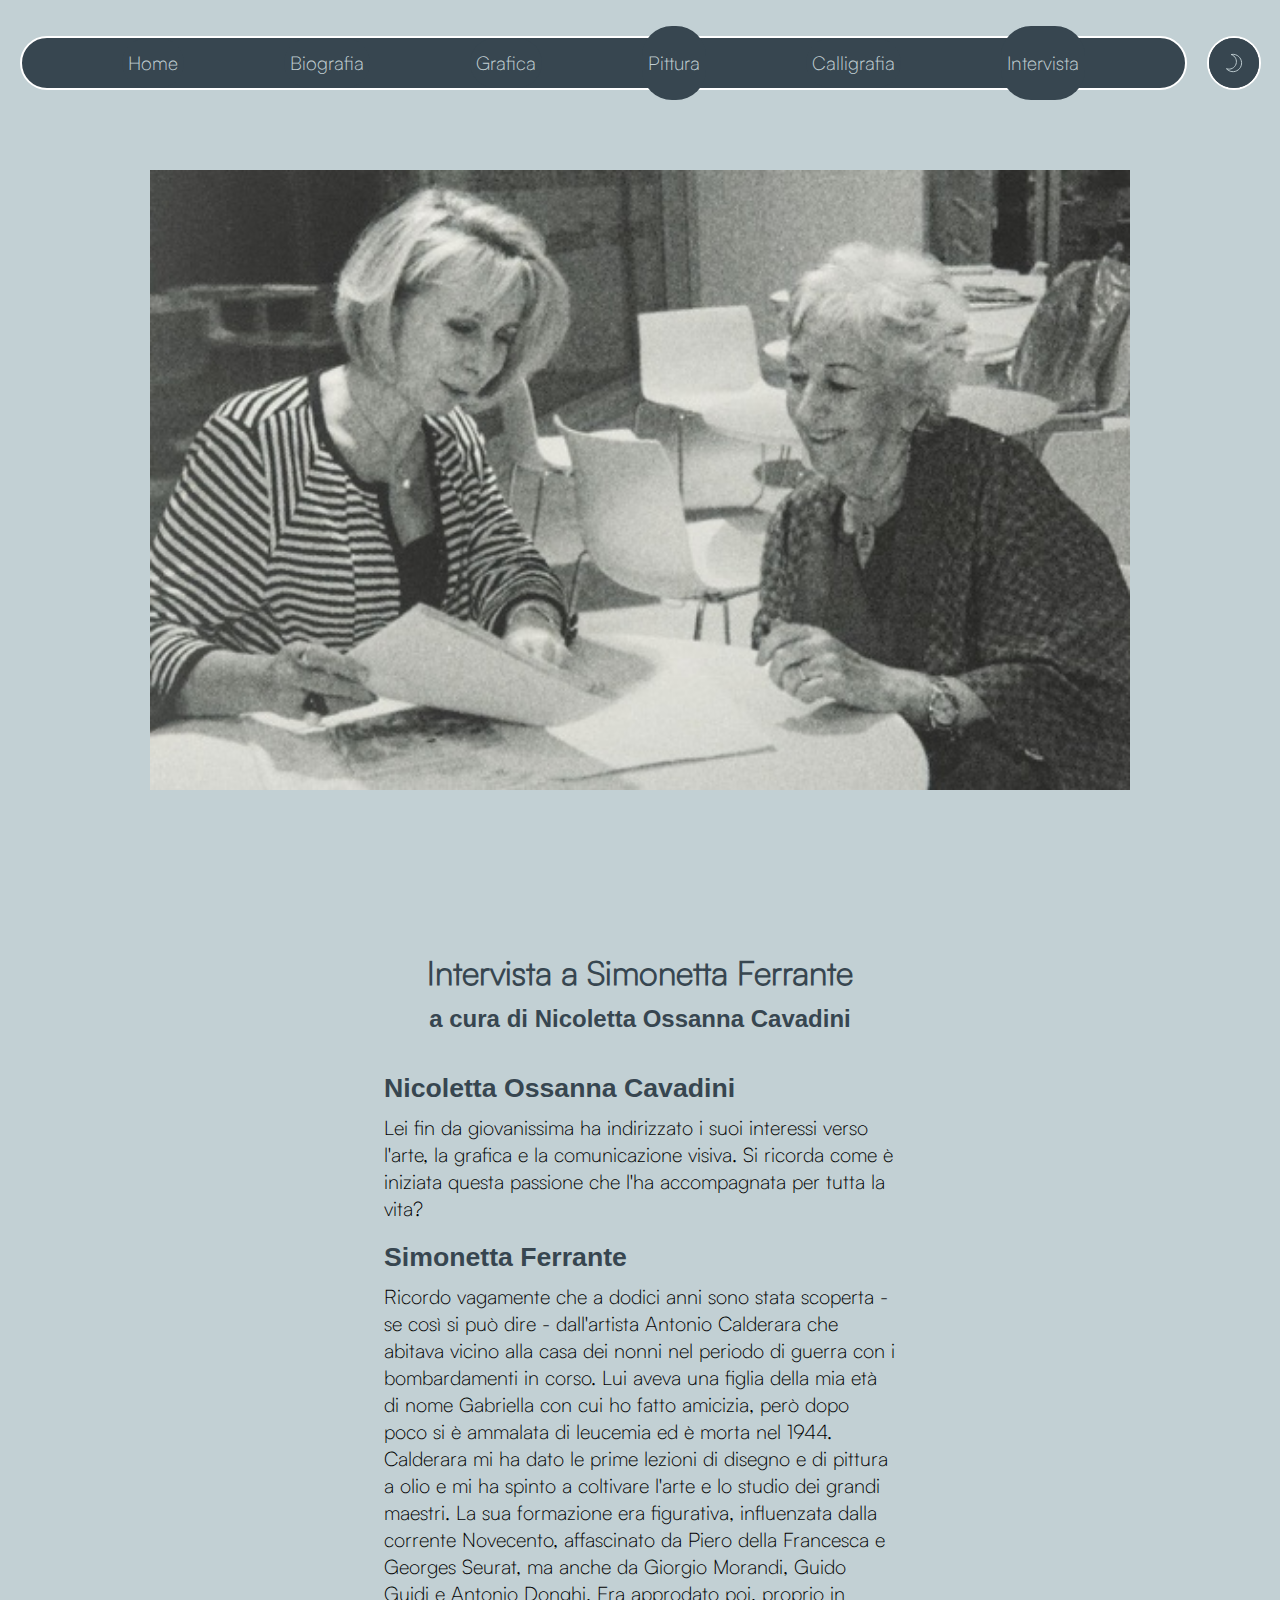
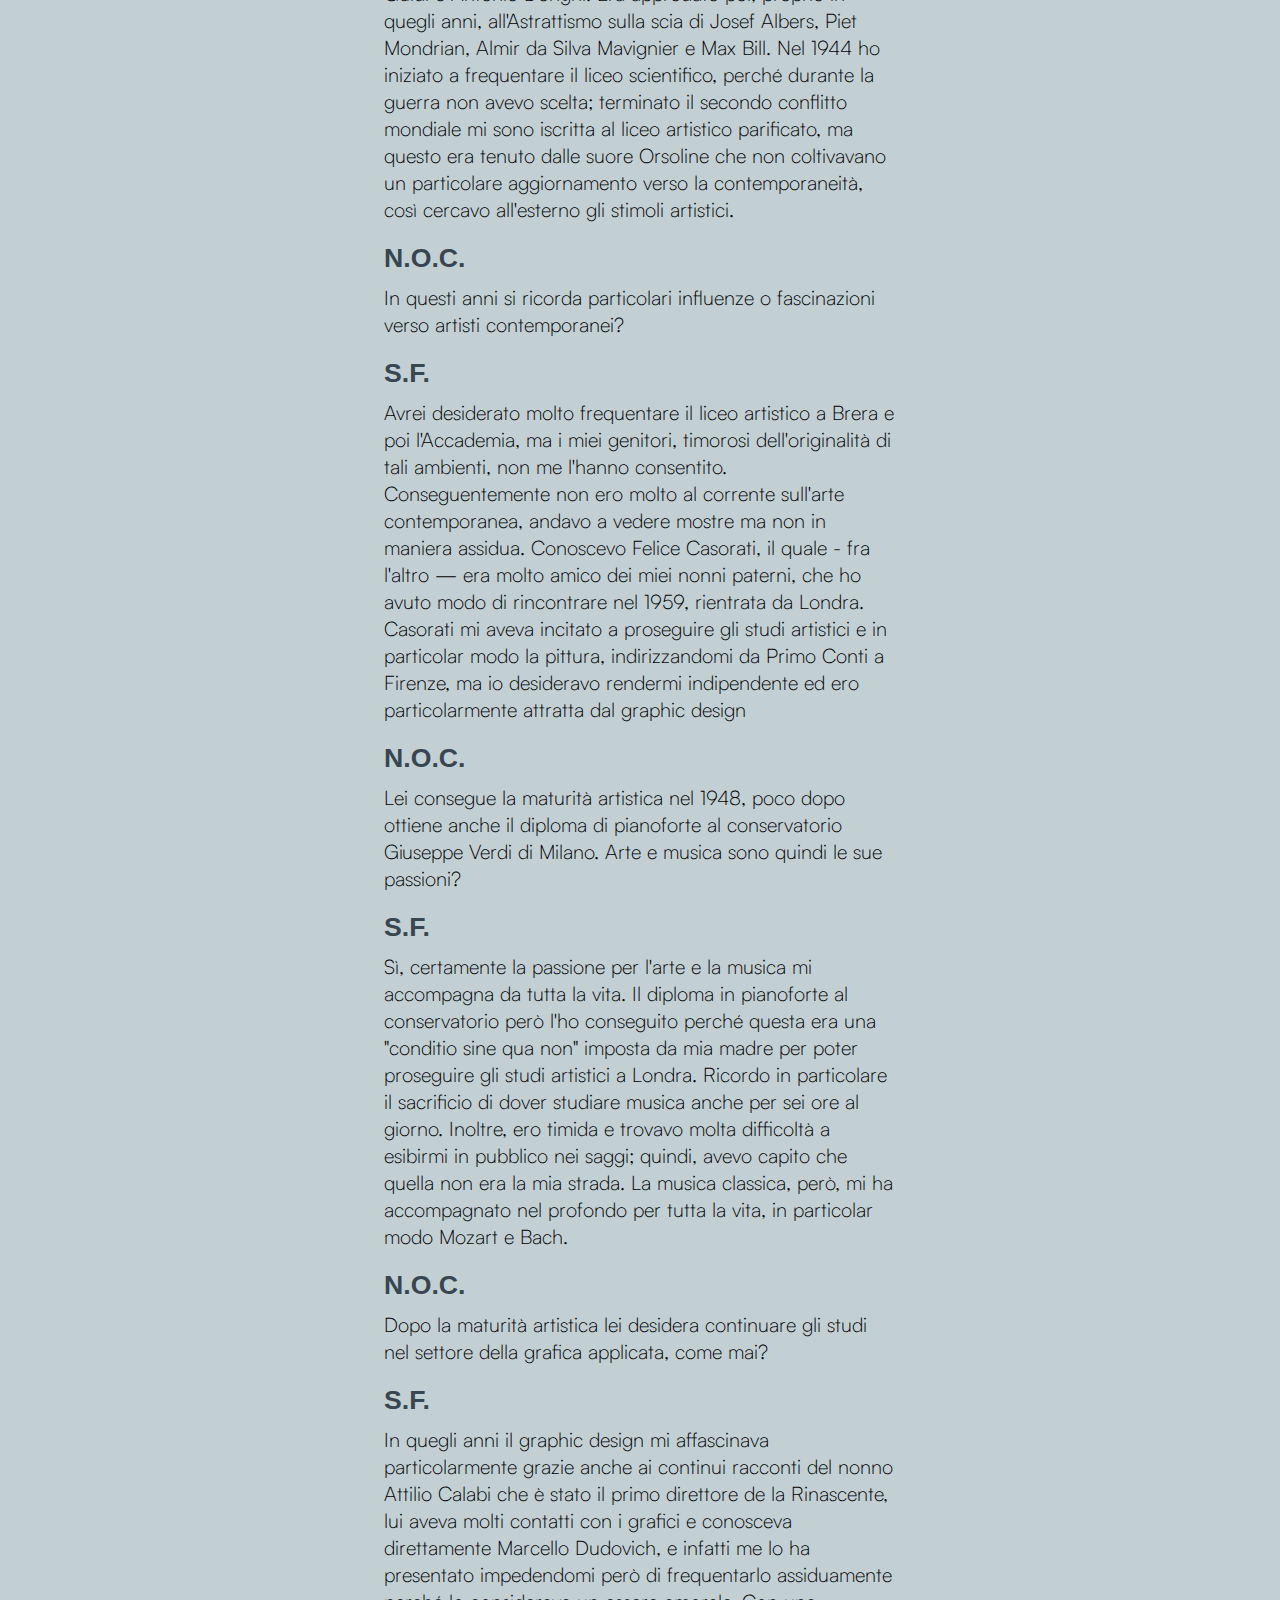
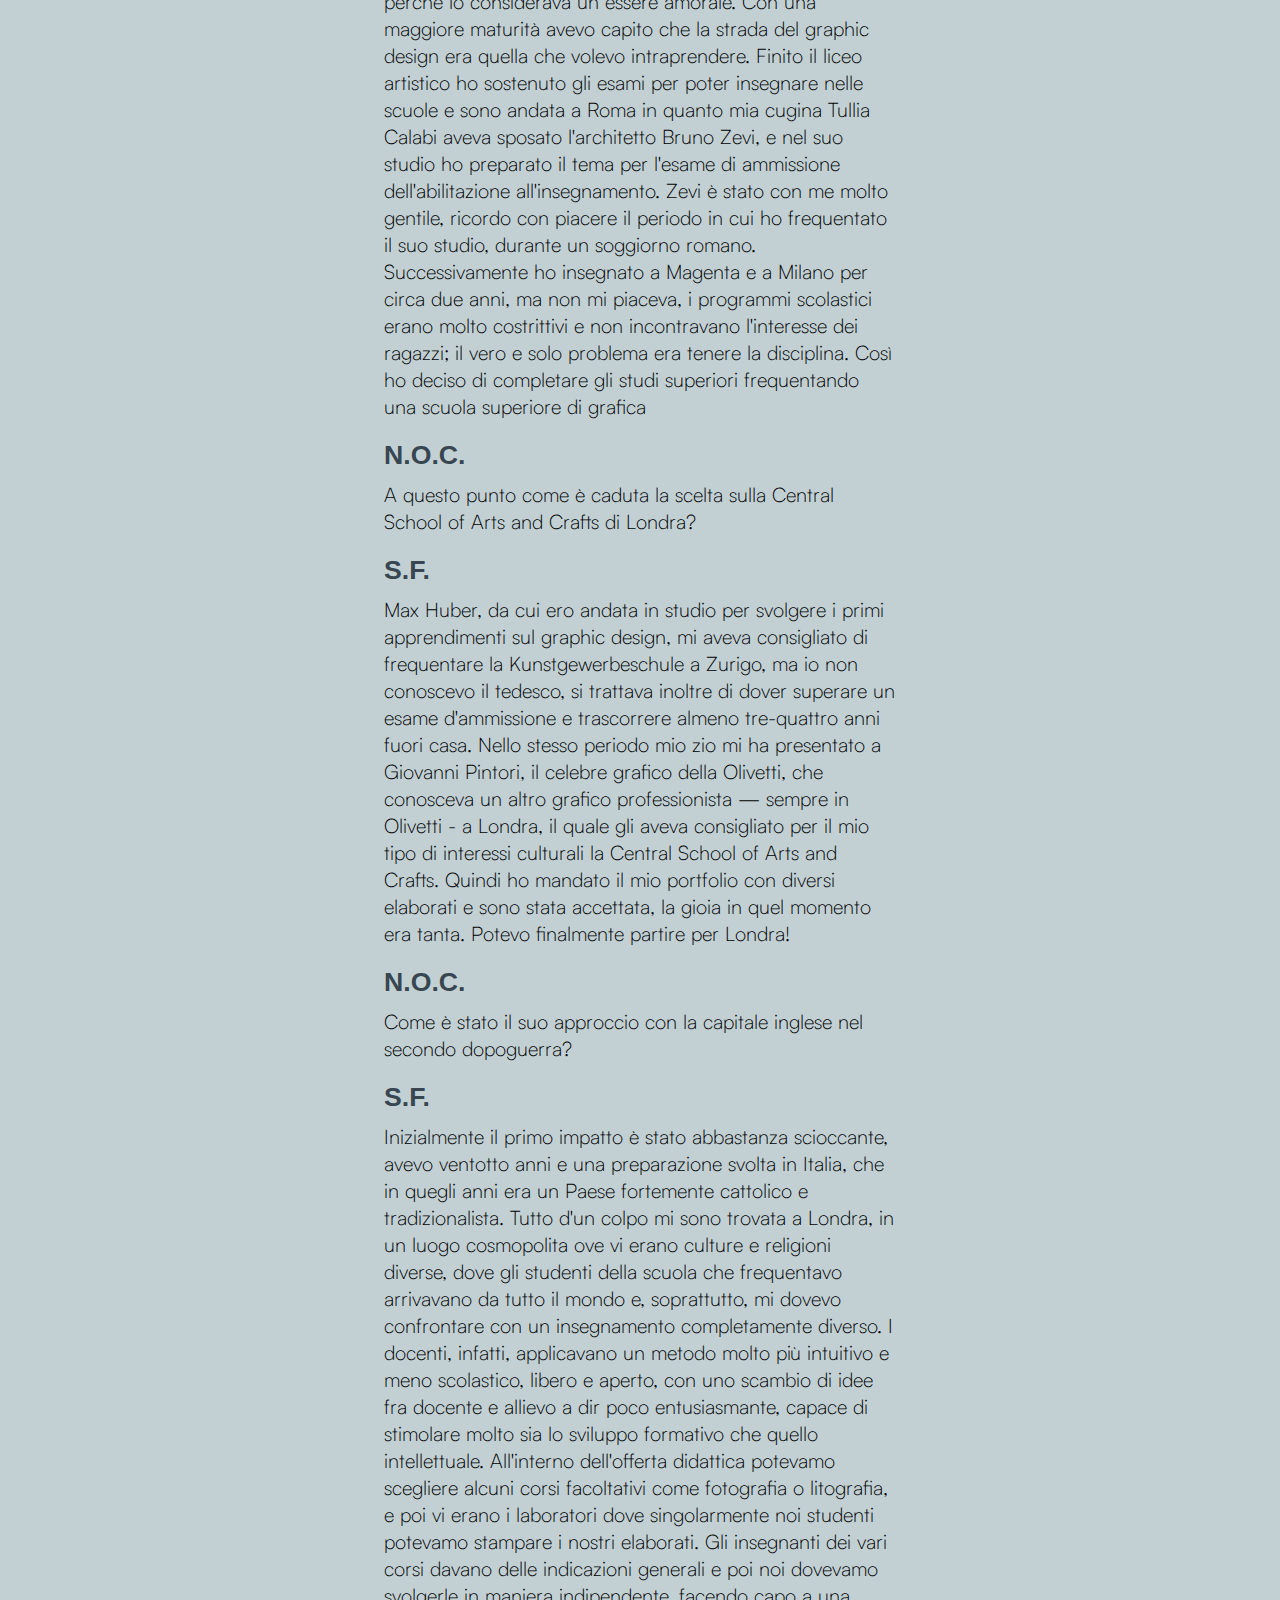
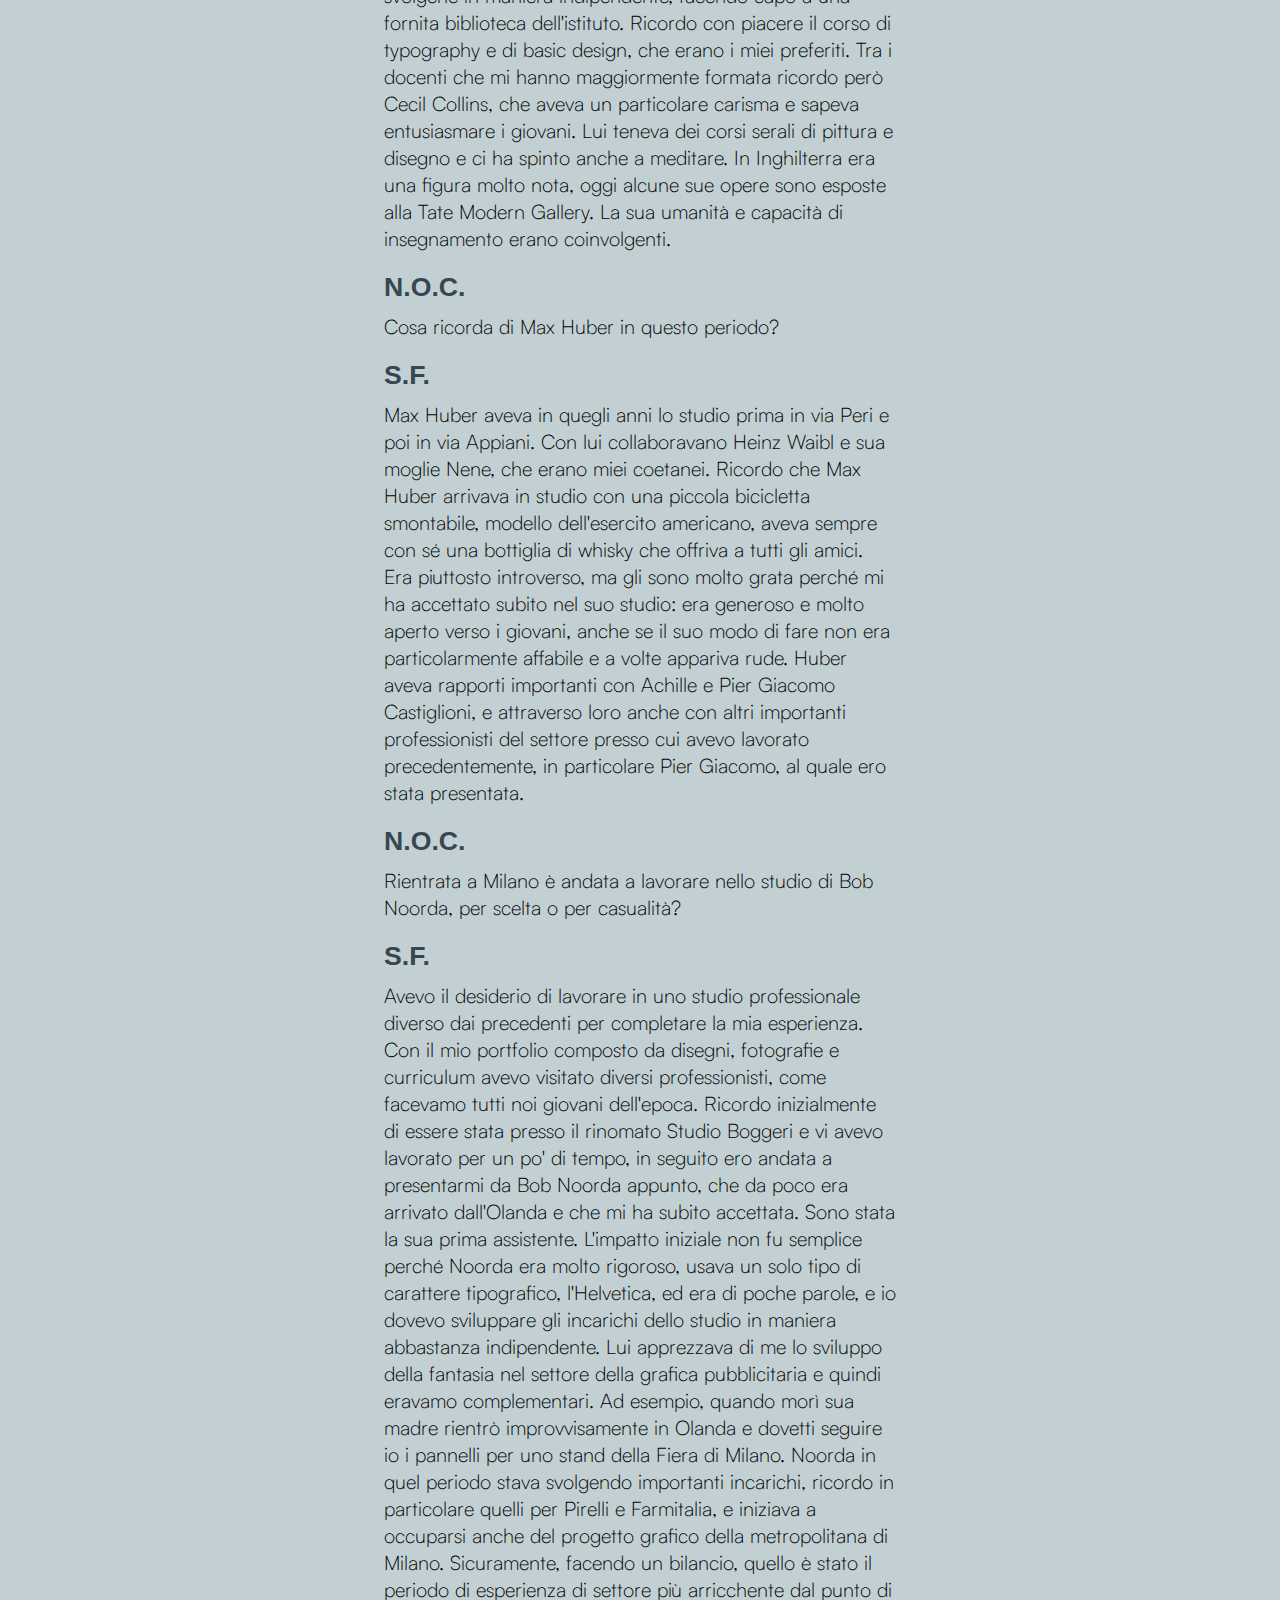
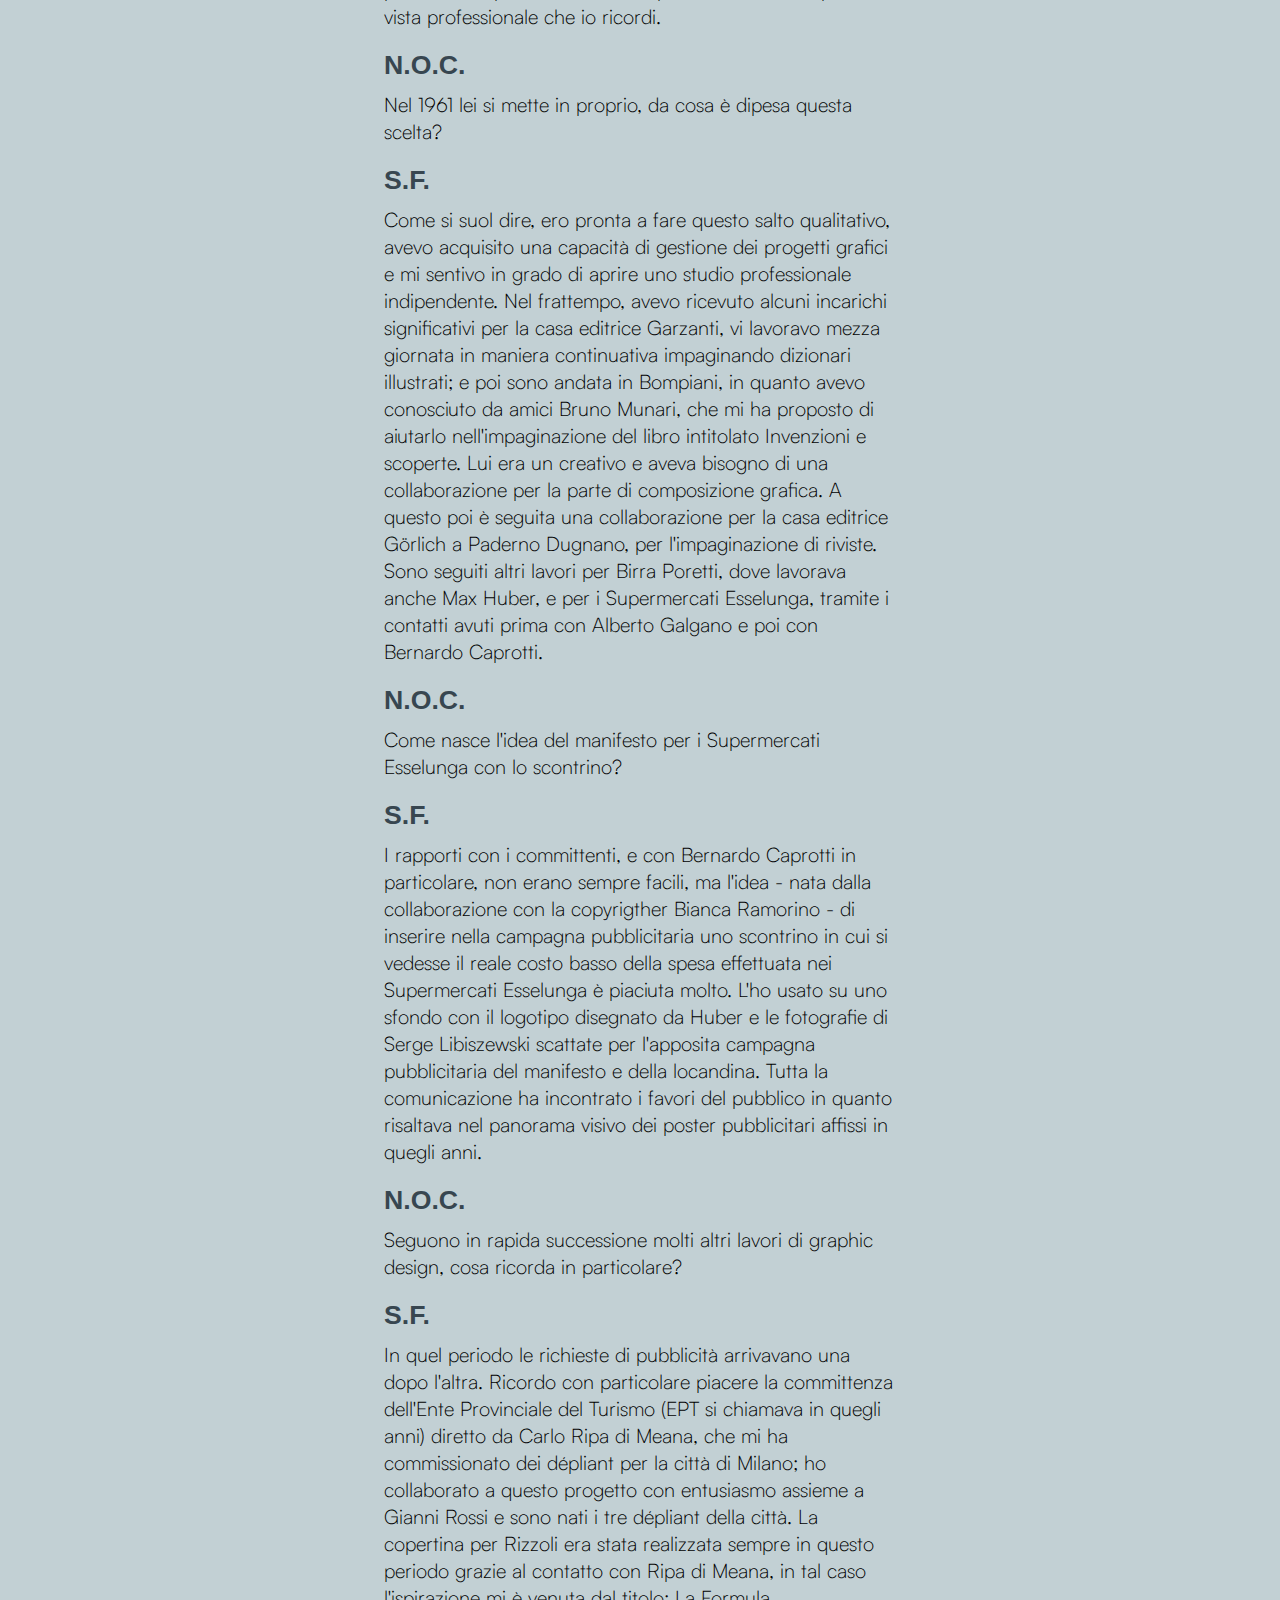
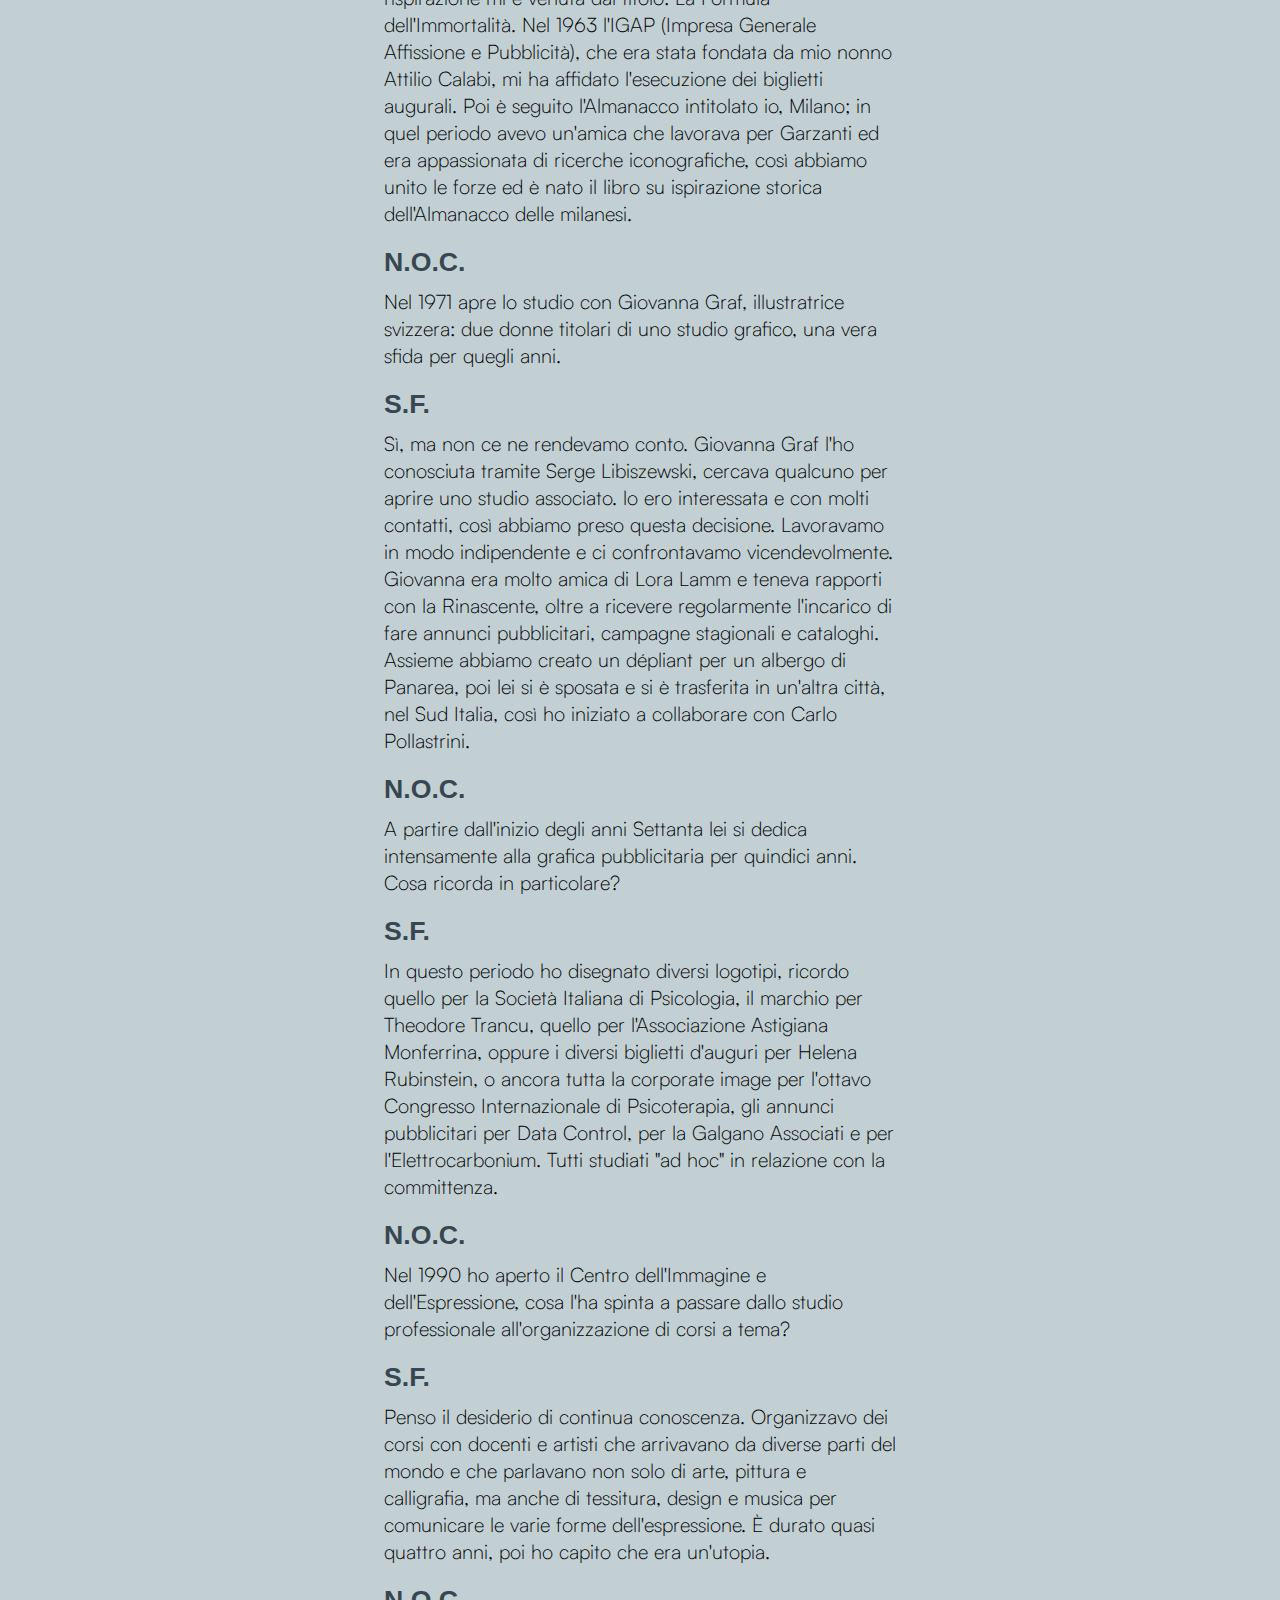
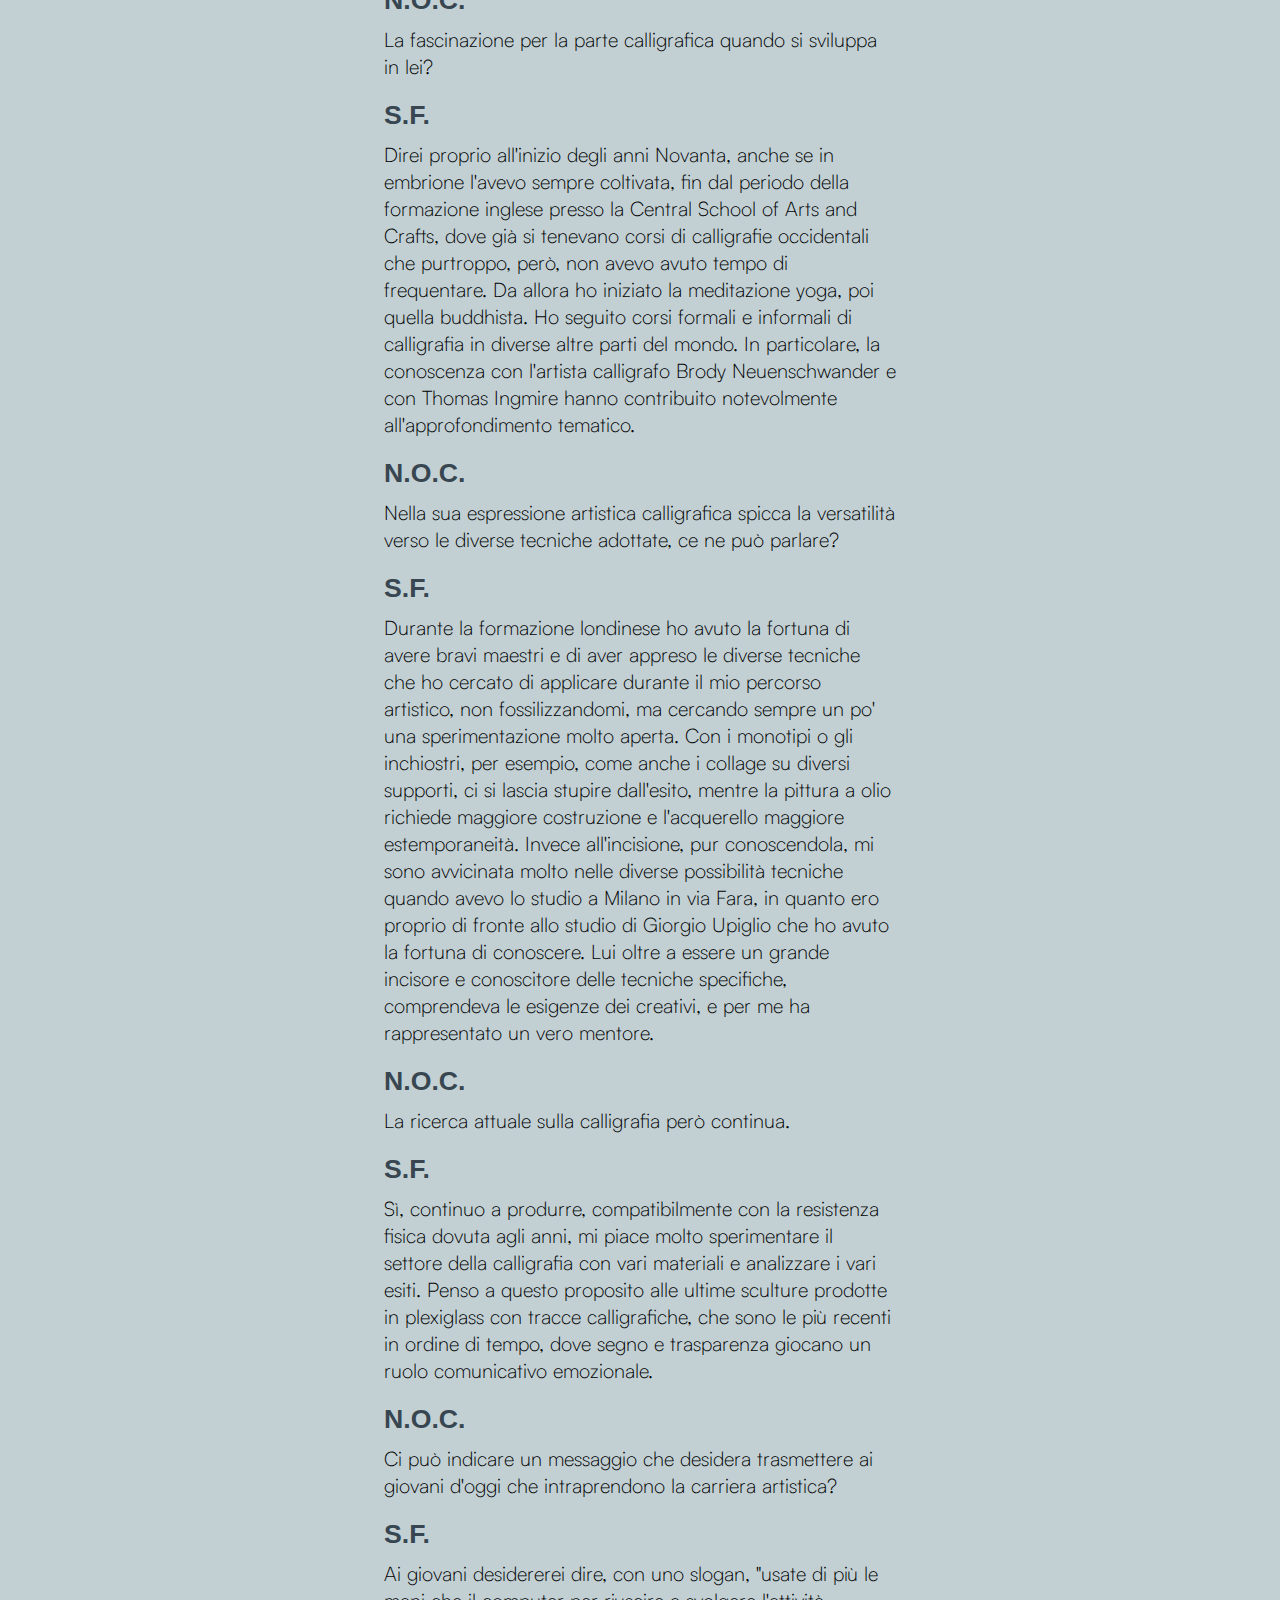
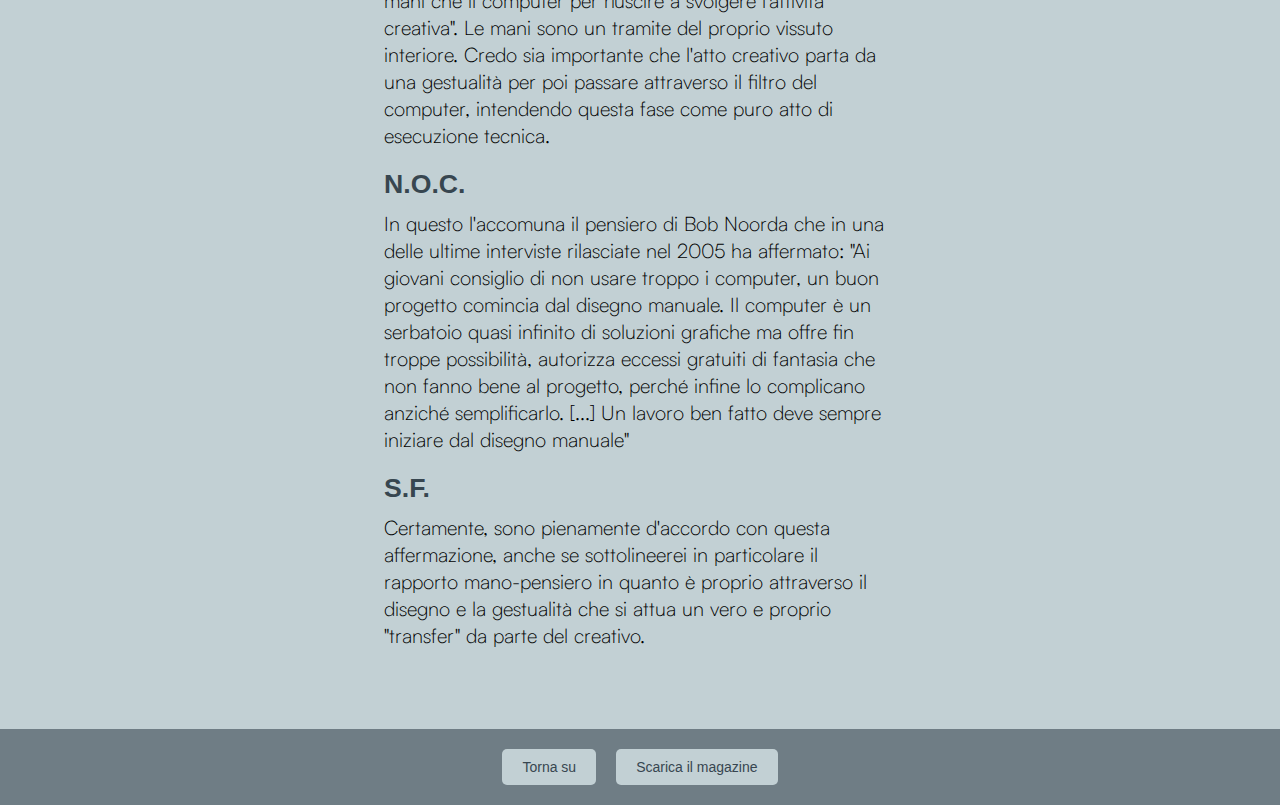
<file: pagine/intervista.html>
<!DOCTYPE html>
<html lang="en">
    <head>
        <meta charset="UTF-8">
        <meta name="viewport" content="width=device-width, initial-scale=1.0">
        <title>Biografia</title>
        <link rel="stylesheet" href="../style.css" id="style-theme">
    </head>
    <body class="body">
        <div class="navbar">
            <div class="islanav">
                <button class="nav-link"  onclick="changeMode()">
                    <img src="../img/home/mezzaluna1.svg" alt="Dark mode toggle" style="width: 20px; height: 20px;">
                </button>
            </div>
            <div class="islanav">
                <div></div>
                <div class="dropdown">
                    <a href="/" class="nav-link">Home</a>
                    <div class="dropdown-content">
                        <a href="/#editoriale" class="dropdown-item">La memoria del visibile: segno, colore, ritmo e calligrafie</a>
                        <a href="/#magazine" class="dropdown-item">Il magazine</a>
                        <a href="/#crediti" class="dropdown-item">Crediti e informazioni</a>
                    </div>
                </div>
                <div class="dropdown">
                    <a href="/pagine/biografia.html" class="nav-link">Biografia</a>
                    <div class="dropdown-content">
                        <a href="/pagine/biografia.html#note-curatori" class="dropdown-item">Note dei curatori</a>
                        <a href="/pagine/biografia.html#linea-tempo" class="dropdown-item">Linea del tempo</a>
                        <a href="/pagine/biografia.html#liberta-londinese" class="dropdown-item">La libertà londinese. L'asse Milano-Londra come paradigma di modernità.</a>
                    </div>
                </div>
                <div class="dropdown">
                    <a href="/pagine/grafica.html" class="nav-link">Grafica</a>
                    <div class="dropdown-content">
                        <a href="/pagine/grafica.html#graphic-designer" class="dropdown-item">Simonetta Ferrante graphic designer: costruzione compositiva, creatività e fantasia</a>
                        <a href="/pagine/grafica.html#progetto-corrispondenza" class="dropdown-item">Il progetto della corrispondenza</a>
                    </div>
                </div>
                <a href="/pagine/pittura.html" class="nav-link">Pittura</a>
                <div class="dropdown">
                    <a href="/pagine/calligrafia.html" class="nav-link">Calligrafia</a>
                    <div class="dropdown-content">
                        <a href="/pagine/calligrafia.html#scrittura-astratta" class="dropdown-item">La scrittura astratta di Simonetta Ferrante</a>
                        <a href="/pagine/calligrafia.html#paesaggio-frammenti" class="dropdown-item">Un paesaggio di frammenti calligrafici</a>
                        <a href="/pagine/calligrafia.html#paesaggi-calligrafici" class="dropdown-item">Paesaggi calligrafici. Una delicata danza di lettere</a>
                    </div>
                </div>
                <a href="/pagine/intervista.html" class="nav-link">Intervista</a>
                <div></div>
            </div>
        </div>
        <div class="container_carousel" style="margin-top: 120px;">
            <section class="carousel">
                <p id="carousel-counter" class="carousel-counter">1 / 4</p>
                <div class="control left-control">
                    <button id="prev-btn" onclick="scrollToItem(currentItem - 1);">
                        <!-- Ho incollato un'immagine svg come icona previous -->
                        <svg width="24" height="24" viewBox="0 0 24 24" fill="white">
                          <path d="M15.41 16.59L10.83 12l4.58-4.59L14 6l-6 6 6 6z"/>
                        </svg>
                      </button>
                </div>
                <div class="control right-control">
                    <button id="next-btn" onclick="scrollToItem(currentItem + 1);">
                        <!-- Ho incollato un'immagine svg come icona next -->
                        <svg width="24" height="24" viewBox="0 0 24 24" fill="white">
                          <path d="M8.59 16.59L13.17 12 8.59 7.41 10 6l6 6-6 6z"/>
                        </svg>
                    </button>
                </div>
                <div id="bullet-container" class="bullet-container">
                    <span class="bullet"></span>
                    <span class="bullet"></span>
                    <span class="bullet"></span>
                    <span class="bullet"></span>
                    <span class="bullet"></span>
                    <span class="bullet"></span>
                    <span class="bullet"></span>
                    <span class="bullet"></span>
                    <span class="bullet"></span>
                    <span class="bullet"></span>
                    <span class="bullet"></span>
                    <span class="bullet"></span>
                    <span class="bullet"></span>
                    <span class="bullet"></span>
                    <span class="bullet"></span>
                </div>
                <ul id="carousel-list" class="carousel-list">
                    <li class="carousel-item">
                        <img src="../img/intervista/intervista.jpeg"/>
                        <div class="carousel-caption">Nicoletta Ossanna Cavadini con Simonetta Ferrante (2016)
                        </div>
                    </li>
                    <li class="carousel-item">
                        <img src="../img/intervista/simo(p.67).jpeg"/>
                        <div class="carousel-caption">Simonetta Ferrante nel suo atelier<br>Milano (2015)</br>
                        </div>
                    </li>
                    <li class="carousel-item">
                        <img src="../img/intervista/nonno.jpeg"/>
                        <div class="carousel-caption">Attilio Calabi (nonno materno) con la piccola Simonetta Ferrante <br>in braccio nel giardino di Villa Calabi a Vacciago d'Ameno (circa 1931)</br>
                        </div>
                    </li>
                    <li class="carousel-item">
                        <img src="../img/intervista/huber(p.29).jpeg"/>
                        <div class="carousel-caption">Max Huber<br>disegno dal logotipo de La Rinascente (1950)</br>
                        </div>
                    </li>
                    <li class="carousel-item">
                        <img src="../img/intervista/cartina(p.95).jpeg"/>
                        <div class="carousel-caption">Graphic design Simonetta Ferrante, Gianni Rossi - EPT Milano<br>Pieghevole con cartina di Milano (1969-1970)</br>Milano, Centro di Documentazione sul Progetto Grafico di AIAP (AIAP CDPG)
                        </div>
                    </li>
                    <li class="carousel-item">
                        <img src="../img/intervista/cartina2(p.95).jpeg"/>
                        <div class="carousel-caption">Graphic design Simonetta Ferrante, Gianni Rossi - EPT Milano<br>Pieghevole con cartina di Milano (1969)</br>Milano, Centro di Documentazione sul Progetto Grafico di AIAP (AIAP CDPG)
                        </div>
                    </li>
                    <li class="carousel-item">
                        <img src="../img/intervista/mostra.jpeg"/>
                        <div class="carousel-caption">Tavoli con alcuni lavori di Simonetta Ferrante<br>London Central School of Arts and Crafts (1958)</br>
                        </div>
                    </li>
                    <li class="carousel-item">
                        <img src="../img/intervista/pag.101.jpeg"/>
                        <div class="carousel-caption">Menù Birreria-ristorante Splügen Bräu (circa 1960)<br>Milano, Centro di Documentazione sul Progetto Grafico di AIAP (AIAP CDPG)</br>
                        </div>
                    </li>
                    <li class="carousel-item">
                        <img src="../img/intervista/pag.101(2).jpeg"/>
                        <div class="carousel-caption">Cartoncino pubblicitario (1970-1975)<br>Milano, Centro di Documentazione sul Progetto Grafico di AIAP (AIAP CDPG)</br>
                        </div>
                    </li>
                    <li class="carousel-item">
                        <img src="../img/intervista/beatrice.jpeg"/>
                        <div class="carousel-caption">Simonetta Ferrante con Beatrice Kuenzy (Edinburgh, 1958)</br>
                        </div>
                    </li>
                    <li class="carousel-item">
                        <img src="../img/intervista/pag.72.jpeg"/>
                        <div class="carousel-caption">Layout scolastico su cartone<br>Locandina (London, 1958)</br>Milano, Centro di Progettazione sul Progetto Grafico di AIAP (AIAP CDPG)
                        </div>
                    </li>
                    <li class="carousel-item">
                        <img src="../img/intervista/layout(p.75).jpeg"/>
                        <div class="carousel-caption">Layout scolastico su cartone<br>Locandina (London, 1958)</br>Milano, Centro di Progettazione sul Progetto Grafico di AIAP (AIAP CDPG)
                        </div>
                    </li>
                    <li class="carousel-item">
                        <img src="../img/intervista/depliant(p.81).jpeg"/>
                        <div class="carousel-caption">Dèpliant 3M - minnesota S.p.A. (1961)<br>Milano, Centro di Documentazione sul Progetto Grafico di AIAP (AIAP CDPG)</br>
                        </div>
                    </li>
                    <li class="carousel-item">
                        <img src="../img/intervista/depliant1(pa.81).jpeg"/>
                        <div class="carousel-caption">Dèpliant 3M - minnesota S.p.A. (1961)<br>Milano, Centro di Documentazione sul Progetto Grafico di AIAP (AIAP CDPG)</br>
                        </div>
                    </li>
                    <li class="carousel-item">
                        <img src="../img/intervista/locandina(p.89).jpeg"/>
                        <div class="carousel-caption">Locandina "io, Milano" (1967)<br>Milano, Centro di Documentazione sul Progetto Grafico di AIAP (AIAP CDPG)</br>
                        </div>
                    </li>
                </ul>
            </section>
        </div>
        <div class="container">
            <div class="container_capitolo">
               <div class="sottotitolo">
               <h2>Intervista a Simonetta Ferrante</h2>
                  <h3>a cura di Nicoletta Ossanna Cavadini</h3>
                </div> 
            </div>
            <div class="container_date" style="padding-bottom: 40px">    
                <div>
                    <h4>Nicoletta Ossanna Cavadini</h4>
                    <p>Lei fin da giovanissima ha indirizzato i suoi interessi verso l'arte,
                         la grafica e la comunicazione visiva. Si ricorda come è iniziata 
                         questa passione che l'ha accompagnata per tutta la vita? 
                    </p>
                </div>
                <div>
                    <h4>Simonetta Ferrante</h4>
                    <p>Ricordo vagamente che a dodici anni sono stata scoperta - se così 
                        si può dire - dall'artista Antonio Calderara che abitava vicino alla 
                        casa dei nonni nel periodo di guerra con i bombardamenti in corso. 
                        Lui aveva una figlia della mia età di nome Gabriella con cui ho fatto 
                        amicizia, però dopo poco si è ammalata di leucemia ed è morta nel 1944. 
                        Calderara mi ha dato le prime lezioni di disegno e di pittura a olio e 
                        mi ha spinto a coltivare l'arte e lo studio dei grandi maestri. 
                        La sua formazione era figurativa, influenzata dalla corrente Novecento, 
                        affascinato da Piero della Francesca e Georges Seurat, ma anche da Giorgio 
                        Morandi, Guido Guidi e Antonio Donghi. Era approdato poi, proprio in quegli 
                        anni, all'Astrattismo sulla scia di Josef Albers, Piet Mondrian, Almir da 
                        Silva Mavignier e Max Bill. Nel 1944 ho iniziato a frequentare il liceo 
                        scientifico, perché durante la guerra non avevo scelta; terminato il secondo 
                        conflitto mondiale mi sono iscritta al liceo artistico parificato, ma questo 
                        era tenuto dalle suore Orsoline che non coltivavano un particolare aggiornamento 
                        verso la contemporaneità, così cercavo all'esterno gli stimoli artistici.
                    </p>
                </div>
                <div>
                    <h4>N.O.C.</h4>
                    <p>In questi anni si ricorda particolari influenze o fascinazioni verso 
                        artisti contemporanei?</p>
                </div>
                <div>
                    <h4>S.F.</h4>
                    <p>Avrei desiderato molto frequentare il liceo artistico a Brera e poi l'Accademia, 
                        ma i miei genitori, timorosi dell'originalità di tali ambienti, non me l'hanno 
                        consentito. Conseguentemente non ero molto al corrente sull'arte contemporanea, 
                        andavo a vedere mostre ma non in maniera assidua. Conoscevo Felice Casorati, il 
                        quale - fra l'altro — era molto amico dei miei nonni paterni, che ho avuto modo 
                        di rincontrare nel 1959, rientrata da Londra. Casorati mi aveva incitato a proseguire 
                        gli studi artistici e in particolar modo la pittura, indirizzandomi da Primo Conti 
                        a Firenze, ma io desideravo rendermi indipendente ed ero particolarmente attratta 
                        dal graphic design</p>
                </div>
                <div>
                    <h4>N.O.C.</h4>
                    <p>Lei consegue la maturità artistica nel 1948, poco dopo ottiene anche il diploma di 
                        pianoforte al conservatorio Giuseppe Verdi di Milano. Arte e musica sono quindi le 
                        sue passioni? 
                    </p>
                </div>
                <div>
                    <h4>S.F.</h4>
                    <p>Sì, certamente la passione per l'arte e la musica mi accompagna da tutta la vita. 
                        Il diploma in pianoforte al conservatorio però l'ho conseguito perché questa era una 
                        "conditio sine qua non" imposta da mia madre per poter proseguire gli studi artistici 
                        a Londra. Ricordo in particolare il sacrificio di dover studiare musica anche per sei 
                        ore al giorno. Inoltre, ero timida e trovavo molta difficoltà a esibirmi in pubblico 
                        nei saggi; quindi, avevo capito che quella non era la mia strada. La musica classica, 
                        però, mi ha accompagnato nel profondo per tutta la vita, in particolar modo Mozart e Bach.</p>
                </div>
                <div>
                    <h4>N.O.C.</h4>
                    <p>Dopo la maturità artistica lei desidera continuare gli studi nel settore della grafica applicata, come mai?</p>
                </div>
                <div>
                    <h4>S.F.</h4>
                    <p>In quegli anni il graphic design mi affascinava particolarmente grazie anche ai continui 
                        racconti del nonno Attilio Calabi che è stato il primo direttore de la Rinascente, lui 
                        aveva molti contatti con i grafici e conosceva direttamente Marcello Dudovich, e infatti 
                        me lo ha presentato impedendomi però di frequentarlo assiduamente perché lo considerava 
                        un essere amorale. Con una maggiore maturità avevo capito che la strada del graphic design 
                        era quella che volevo intraprendere. Finito il liceo artistico ho sostenuto gli esami per 
                        poter insegnare nelle scuole e sono andata a Roma in quanto mia cugina Tullia Calabi aveva 
                        sposato l'architetto Bruno Zevi, e nel suo studio ho preparato il tema per l'esame di 
                        ammissione dell'abilitazione all'insegnamento. Zevi è stato con me molto gentile, 
                        ricordo con piacere il periodo in cui ho frequentato il suo studio, durante un soggiorno romano. 
                        Successivamente ho insegnato a Magenta e a Milano per circa due anni, ma non mi piaceva, 
                        i programmi scolastici erano molto costrittivi e non incontravano l'interesse dei ragazzi; 
                        il vero e solo problema era tenere la disciplina. Così ho deciso di completare gli studi superiori 
                        frequentando una scuola superiore di grafica</p>
                </div>
                <div>
                    <h4>N.O.C.</h4>
                    <p> A questo punto come è caduta la scelta sulla Central School of Arts and Crafts di Londra?</p>
                </div>
                <div>
                    <h4>S.F.</h4>
                    <p> Max Huber, da cui ero andata in studio per svolgere i primi apprendimenti sul graphic design, 
                        mi aveva consigliato di frequentare la Kunstgewerbeschule a Zurigo, ma io non conoscevo il tedesco, 
                        si trattava inoltre di dover superare un esame d'ammissione e trascorrere almeno tre-quattro anni 
                        fuori casa. Nello stesso periodo mio zio mi ha presentato a Giovanni Pintori, il celebre grafico 
                        della Olivetti, che conosceva un altro grafico professionista — sempre in Olivetti - a Londra, 
                        il quale gli aveva consigliato per il mio tipo di interessi culturali la Central School of Arts 
                        and Crafts. Quindi ho mandato il mio portfolio con diversi elaborati e sono stata accettata, 
                        la gioia in quel momento era tanta. Potevo finalmente partire per Londra!</p>
                </div>
                <div>
                    <h4>N.O.C.</h4>
                    <p>Come è stato il suo approccio con la capitale inglese nel secondo dopoguerra?</p>
                </div>        
                <div>
                    <h4>S.F.</h4>
                    <p>
                        Inizialmente il primo impatto è stato abbastanza scioccante, avevo ventotto anni e una preparazione 
                        svolta in Italia, che in quegli anni era un Paese fortemente cattolico e tradizionalista. Tutto d'un 
                        colpo mi sono trovata a Londra, in un luogo cosmopolita ove vi erano culture e religioni diverse, 
                        dove gli studenti della scuola che frequentavo arrivavano da tutto il mondo e, soprattutto, mi 
                        dovevo confrontare con un insegnamento completamente diverso. I docenti, infatti, applicavano un metodo 
                        molto più intuitivo e meno scolastico, libero e aperto, con uno scambio di idee fra docente e allievo 
                        a dir poco entusiasmante, capace di stimolare molto sia lo sviluppo formativo che quello intellettuale. 
                        All'interno dell'offerta didattica potevamo scegliere alcuni corsi facoltativi come fotografia o litografia, 
                        e poi vi erano i laboratori dove singolarmente noi studenti potevamo stampare i nostri elaborati. Gli insegnanti 
                        dei vari corsi davano delle indicazioni generali e poi noi dovevamo svolgerle in maniera indipendente, facendo 
                        capo a una fornita biblioteca dell'istituto. Ricordo con piacere il corso di typography e di basic design, 
                        che erano i miei preferiti. Tra i docenti che mi hanno maggiormente formata ricordo però Cecil Collins, 
                        che aveva un particolare carisma e sapeva entusiasmare i giovani. Lui teneva dei corsi serali di pittura 
                        e disegno e ci ha spinto anche a meditare. In Inghilterra era una figura molto nota, oggi alcune sue opere 
                        sono esposte alla Tate Modern Gallery. La sua umanità e capacità di insegnamento erano coinvolgenti. 
                    </p>
                </div>
                <div>
                    <h4>N.O.C.</h4>
                    <p>Cosa ricorda di Max Huber in questo periodo?</p>
                </div>
                <div>
                    <h4>S.F.</h4>
                    <p> Max Huber aveva in quegli anni lo studio prima in via Peri e poi in via Appiani. Con lui collaboravano 
                        Heinz Waibl e sua moglie Nene, che erano miei coetanei. Ricordo che Max Huber arrivava in studio con 
                        una piccola bicicletta smontabile, modello dell'esercito americano, aveva sempre con sé una bottiglia 
                        di whisky che offriva a tutti gli amici. Era piuttosto introverso, ma gli sono molto grata perché mi ha 
                        accettato subito nel suo studio: era generoso e molto aperto verso i giovani, anche se il suo modo di
                        fare non era particolarmente affabile e a volte appariva rude. Huber aveva rapporti importanti con Achille 
                        e Pier Giacomo Castiglioni, e attraverso loro anche con altri importanti professionisti del settore presso 
                        cui avevo lavorato precedentemente, in particolare Pier Giacomo, al quale ero stata presentata.</p>
                </div>
                <div>
                    <h4>N.O.C.</h4>
                    <p>Rientrata a Milano è andata a lavorare nello studio di Bob Noorda, per scelta o per casualità? </p>
                </div>
                <div>
                    <h4>S.F.</h4>
                    <p>Avevo il desiderio di lavorare in uno studio professionale diverso dai precedenti per completare la 
                        mia esperienza. Con il mio portfolio composto da disegni, fotografie e curriculum avevo visitato 
                        diversi professionisti, come facevamo tutti noi giovani dell'epoca. Ricordo inizialmente di essere 
                        stata presso il rinomato Studio Boggeri e vi avevo lavorato per un po' di tempo, in seguito ero andata a 
                        presentarmi da Bob Noorda appunto, che da poco era arrivato dall'Olanda e che mi ha subito accettata. 
                        Sono stata la sua prima assistente. L'impatto iniziale non fu semplice perché Noorda era molto rigoroso, 
                        usava un solo tipo di carattere tipografico, l'Helvetica, ed era di poche parole, e io dovevo sviluppare 
                        gli incarichi dello studio in maniera abbastanza indipendente. Lui apprezzava di me lo sviluppo della 
                        fantasia nel settore della grafica pubblicitaria e quindi eravamo complementari. Ad esempio, quando morì 
                        sua madre rientrò improvvisamente in Olanda e dovetti seguire io i pannelli per uno stand della Fiera di Milano. 
                        Noorda in quel periodo stava svolgendo importanti incarichi, ricordo in particolare quelli per Pirelli e Farmitalia, 
                        e iniziava a occuparsi anche del progetto grafico della metropolitana di Milano. Sicuramente, facendo un bilancio, 
                        quello è stato il periodo di esperienza di settore più arricchente dal punto di vista professionale che io ricordi.</p>
                </div>
                <div>
                    <h4>N.O.C.</h4>
                    <p>Nel 1961 lei si mette in proprio, da cosa è dipesa questa scelta?</p>
                </div>
                <div>
                    <h4>S.F.</h4>
                    <p> Come si suol dire, ero pronta a fare questo salto qualitativo, avevo acquisito una capacità di gestione dei 
                        progetti grafici e mi sentivo in grado di aprire uno studio professionale indipendente. Nel frattempo, 
                        avevo ricevuto alcuni incarichi significativi per la casa editrice Garzanti, vi lavoravo mezza giornata 
                        in maniera continuativa impaginando dizionari illustrati; e poi sono andata in Bompiani, in quanto avevo 
                        conosciuto da amici Bruno Munari, che mi ha proposto di aiutarlo nell'impaginazione del libro intitolato 
                        Invenzioni e scoperte. Lui era un creativo e aveva bisogno di una collaborazione per la parte di composizione 
                        grafica. A questo poi è seguita una collaborazione per la casa editrice Görlich a Paderno Dugnano, 
                        per l'impaginazione di riviste. Sono seguiti altri lavori per Birra Poretti, dove lavorava anche Max Huber, 
                        e per i Supermercati Esselunga, tramite i contatti avuti prima con Alberto Galgano e poi con Bernardo Caprotti.</p>
                </div>
                <div>
                    <h4>N.O.C.</h4>
                    <p>Come nasce l'idea del manifesto per i Supermercati Esselunga con lo scontrino?</p>
                </div>
                <div>
                    <h4>S.F.</h4>
                    <p>I rapporti con i committenti, e con Bernardo Caprotti in particolare, non erano sempre facili, ma l'idea - nata 
                        dalla collaborazione con la copyrigther Bianca Ramorino - di inserire nella campagna pubblicitaria uno scontrino 
                        in cui si vedesse il reale costo basso della spesa effettuata nei Supermercati Esselunga è piaciuta molto. 
                        L'ho usato su uno sfondo con il logotipo disegnato da Huber e le fotografie di Serge Libiszewski scattate per 
                        l'apposita campagna pubblicitaria del manifesto e della locandina. Tutta la comunicazione ha incontrato i 
                        favori del pubblico in quanto risaltava nel panorama visivo dei poster pubblicitari affissi in quegli anni.</p>
                </div>
                <div>
                    <h4>N.O.C.</h4>
                    <p>Seguono in rapida successione molti altri lavori di graphic design, cosa ricorda in particolare?</p>
                </div>
                <div>
                    <h4>S.F.</h4>
                    <p>In quel periodo le richieste di pubblicità arrivavano una dopo l'altra. Ricordo con particolare piacere 
                        la committenza dell'Ente Provinciale del Turismo (EPT si chiamava in quegli anni) diretto da Carlo Ripa di Meana, 
                        che mi ha commissionato dei dépliant per la città di Milano; ho collaborato a questo progetto con entusiasmo 
                        assieme a Gianni Rossi e sono nati i tre dépliant della città. La copertina per Rizzoli era stata realizzata 
                        sempre in questo periodo grazie al contatto con Ripa di Meana, in tal caso l'ispirazione mi è venuta dal 
                        titolo: La Formula dell'Immortalità. Nel 1963 l'IGAP (Impresa Generale Affissione e Pubblicità), che era stata 
                        fondata da mio nonno Attilio Calabi, mi ha affidato l'esecuzione dei biglietti augurali. Poi è seguito 
                        l'Almanacco intitolato io, Milano; in quel periodo avevo un'amica che lavorava per Garzanti ed era appassionata 
                        di ricerche iconografiche, così abbiamo unito le forze ed è nato il libro su ispirazione storica dell'Almanacco 
                        delle milanesi.</p>
                </div>
                <div>
                    <h4>N.O.C.</h4>
                    <p>Nel 1971 apre lo studio con Giovanna Graf, illustratrice svizzera: due donne titolari di uno studio grafico, 
                       una vera sfida per quegli anni.</p>
                </div>
                <div>
                    <h4>S.F.</h4>
                    <p>Sì, ma non ce ne rendevamo conto. Giovanna Graf l'ho conosciuta tramite Serge Libiszewski, cercava qualcuno 
                        per aprire uno studio associato. lo ero interessata e con molti contatti, così abbiamo preso questa decisione. 
                        Lavoravamo in modo indipendente e ci confrontavamo vicendevolmente. Giovanna era molto amica di Lora Lamm e 
                        teneva rapporti con la Rinascente, oltre a ricevere regolarmente l'incarico di fare annunci pubblicitari, 
                        campagne stagionali e cataloghi. Assieme abbiamo creato un dépliant per un albergo di Panarea, poi lei si è 
                        sposata e si è trasferita in un'altra città, nel Sud Italia, così ho iniziato a collaborare con Carlo Pollastrini.</p>
                </div>
                <div>
                    <h4>N.O.C.</h4>
                    <p>A partire dall'inizio degli anni Settanta lei si dedica intensamente alla grafica pubblicitaria per quindici anni. 
                        Cosa ricorda in particolare?</p>
                </div>
                <div>
                    <h4>S.F.</h4>
                    <p>In questo periodo ho disegnato diversi logotipi, ricordo quello per la Società Italiana di Psicologia, il marchio per
                        Theodore Trancu, quello per l'Associazione Astigiana Monferrina, oppure i diversi biglietti d'auguri per Helena Rubinstein, 
                        o ancora tutta la corporate image per l'ottavo Congresso Internazionale di Psicoterapia, gli annunci pubblicitari 
                        per Data Control, per la Galgano Associati e per l'Elettrocarbonium. Tutti studiati "ad hoc" in relazione con 
                        la committenza.</p>
                </div>
                <div>
                    <h4>N.O.C.</h4>
                    <p>Nel 1990 ho aperto il Centro dell'Immagine e dell'Espressione, cosa l'ha spinta a passare dallo studio professionale 
                        all'organizzazione di corsi a tema?</p>
                </div>
                <div>
                    <h4>S.F.</h4>
                    <p>Penso il desiderio di continua conoscenza. Organizzavo dei corsi con docenti e artisti che arrivavano da diverse parti 
                        del mondo e che parlavano non solo di arte, pittura e calligrafia, ma anche di tessitura, design e musica per 
                        comunicare le varie forme dell'espressione. È durato quasi quattro anni, poi ho capito che era un'utopia.</p>
                </div>
                <div>
                    <h4>N.O.C.</h4>
                    <p>La fascinazione per la parte calligrafica quando si sviluppa in lei?</p>
                </div>
                <div>
                    <h4>S.F.</h4>
                    <p> Direi proprio all'inizio degli anni Novanta, anche se in embrione l'avevo sempre coltivata, fin dal periodo della 
                        formazione inglese presso la Central School of Arts and Crafts, dove già si tenevano corsi di calligrafie 
                        occidentali che purtroppo, però, non avevo avuto tempo di frequentare. Da allora ho iniziato la meditazione yoga, 
                        poi quella buddhista. Ho seguito corsi formali e informali di calligrafia in diverse altre parti del mondo. 
                        In particolare, la conoscenza con l'artista calligrafo Brody Neuenschwander e con Thomas Ingmire hanno 
                        contribuito notevolmente all'approfondimento tematico.</p>
                </div>
                <div>
                    <h4>N.O.C.</h4>
                    <p>Nella sua espressione artistica calligrafica spicca la versatilità verso le diverse tecniche adottate, 
                        ce ne può parlare?</p>
                </div>
                <div>
                    <h4>S.F.</h4>
                    <p> Durante la formazione londinese ho avuto la fortuna di avere bravi maestri e di aver appreso le diverse 
                        tecniche che ho cercato di applicare durante il mio percorso artistico, non fossilizzandomi, ma cercando 
                        sempre un po' una sperimentazione molto aperta. Con i monotipi o gli inchiostri, per esempio, come anche i 
                        collage su diversi supporti, ci si lascia stupire dall'esito, mentre la pittura a olio richiede maggiore 
                        costruzione e l'acquerello maggiore estemporaneità. Invece all'incisione, pur conoscendola, mi sono 
                        avvicinata molto nelle diverse possibilità tecniche quando avevo lo studio a Milano in via Fara, 
                        in quanto ero proprio di fronte allo studio di Giorgio Upiglio che ho avuto la fortuna di conoscere. 
                        Lui oltre a essere un grande incisore e conoscitore delle tecniche specifiche, comprendeva le 
                        esigenze dei creativi, e per me ha rappresentato un vero mentore.</p>
                </div>
                <div>
                    <h4>N.O.C.</h4>
                    <p>La ricerca attuale sulla calligrafia però continua.</p>
                </div>
                <div>
                    <h4>S.F.</h4>
                    <p>Sì, continuo a produrre, compatibilmente con la resistenza fisica dovuta agli anni, mi piace molto 
                        sperimentare il settore della calligrafia con vari materiali e analizzare i vari esiti. 
                        Penso a questo proposito alle ultime sculture prodotte in plexiglass con tracce calligrafiche, 
                        che sono le più recenti in ordine di tempo, dove segno e trasparenza giocano un ruolo comunicativo emozionale.</p>
                </div>
                <div>
                    <h4>N.O.C.</h4>
                    <p>Ci può indicare un messaggio che desidera trasmettere ai giovani d'oggi che intraprendono la carriera artistica?</p>
                </div>
                <div>
                    <h4>S.F.</h4>
                    <p>Ai giovani desidererei dire, con uno slogan, "usate di più le mani che il computer per riuscire a svolgere 
                        l'attività creativa". Le mani sono un tramite del proprio vissuto interiore. Credo sia importante che l'atto 
                        creativo parta da una gestualità per poi passare attraverso il filtro del computer, intendendo questa fase come puro 
                        atto di esecuzione tecnica.</p>
                </div>
                <div>
                    <h4>N.O.C.</h4>
                    <p>In questo l'accomuna il pensiero di Bob Noorda che in una delle ultime interviste rilasciate nel 2005 ha affermato: 
                        "Ai giovani consiglio di non usare troppo i computer, un buon progetto comincia dal disegno manuale. Il computer è 
                        un serbatoio quasi infinito di soluzioni grafiche ma offre fin troppe possibilità, autorizza eccessi gratuiti di 
                        fantasia che non fanno bene al progetto, perché infine lo complicano anziché semplificarlo. [...] Un lavoro ben 
                        fatto deve sempre iniziare dal disegno manuale"</p>
                </div>
                <div>
                    <h4>S.F.</h4>
                    <p>Certamente, sono pienamente d'accordo con questa affermazione, anche se sottolineerei in particolare il rapporto 
                        mano-pensiero in quanto è proprio attraverso il disegno e la gestualità che si attua un vero e proprio "transfer" 
                        da parte del creativo.</p>
                </div>
            </div> 
        </div>
    </div>

    <footer class="footer">
        <div class="footer-links">
            <a href="#" class="back-to-top">Torna su</a>
            <a href="../magazine.pdf" class="pdf-link" target="_blank">Scarica il magazine</a>
        </div>
    </footer>

    <script src="../script.js"></script>
</body>
</html>
</file>
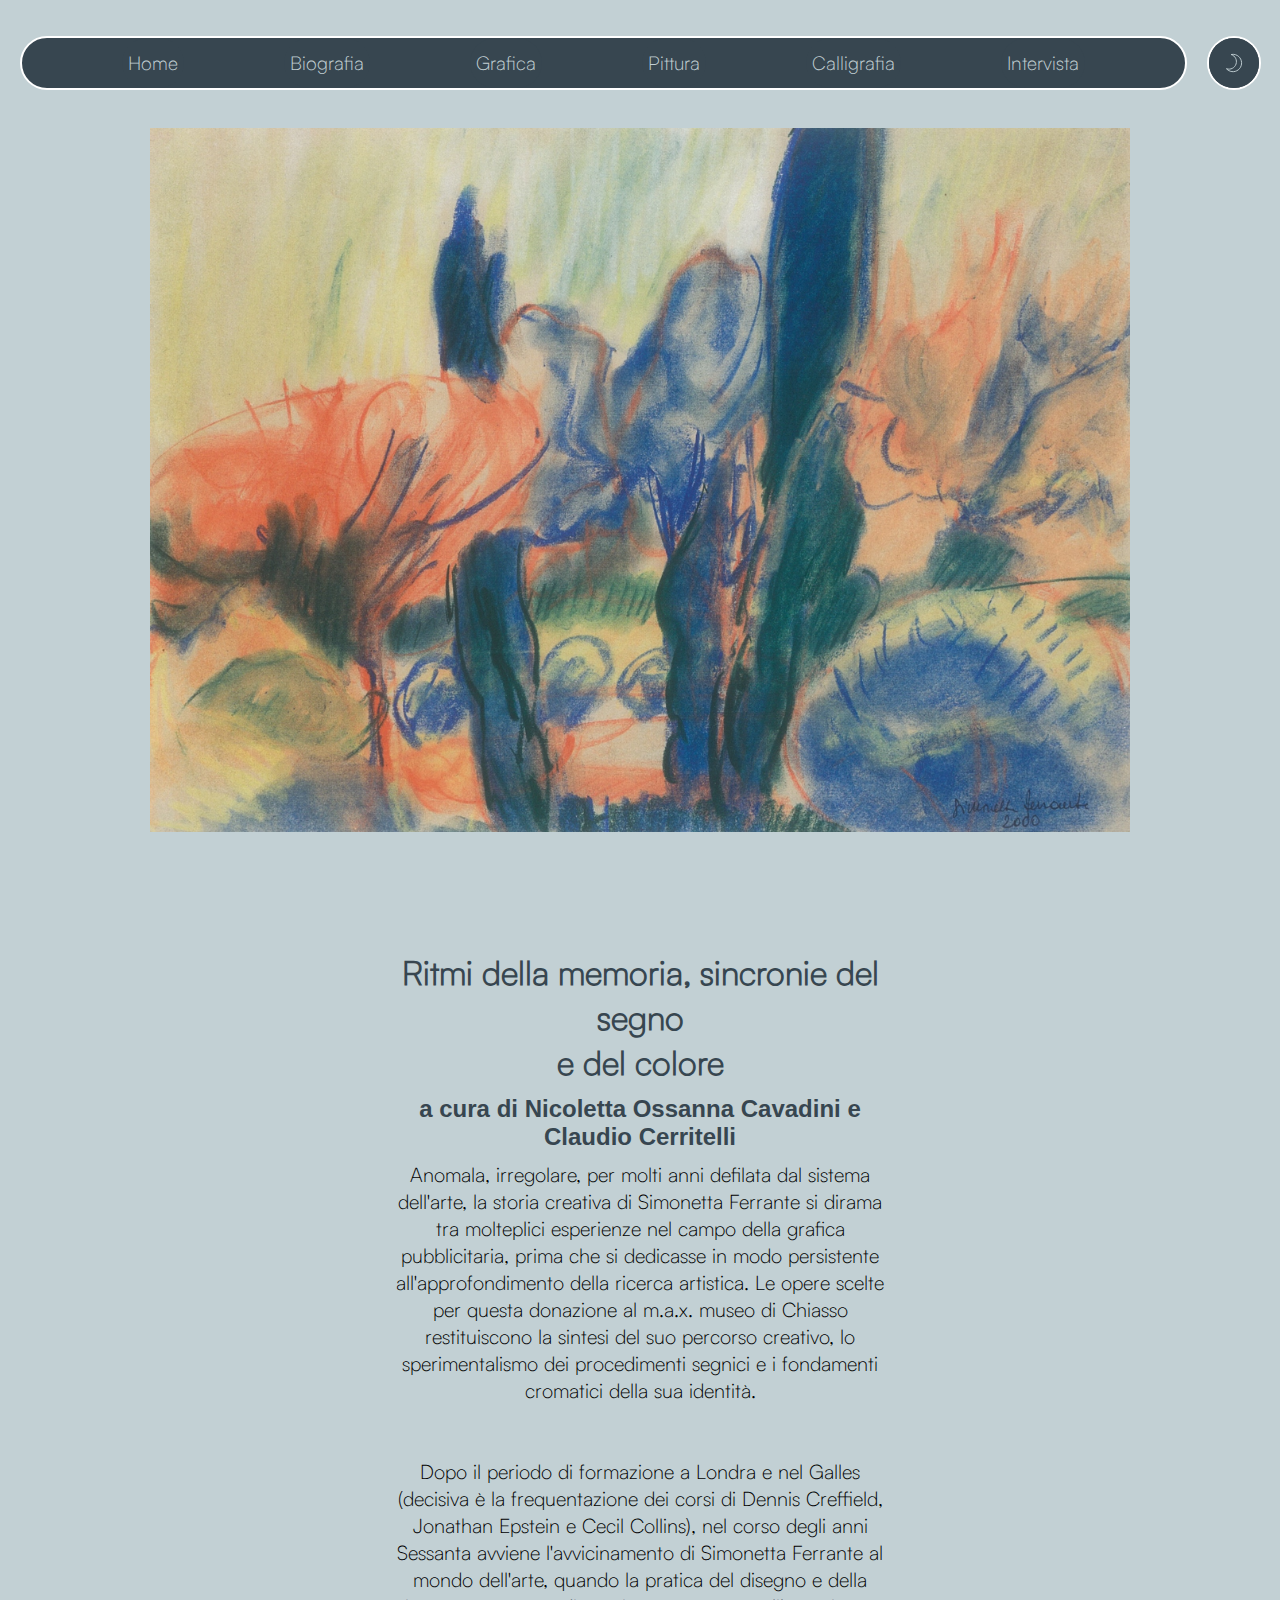
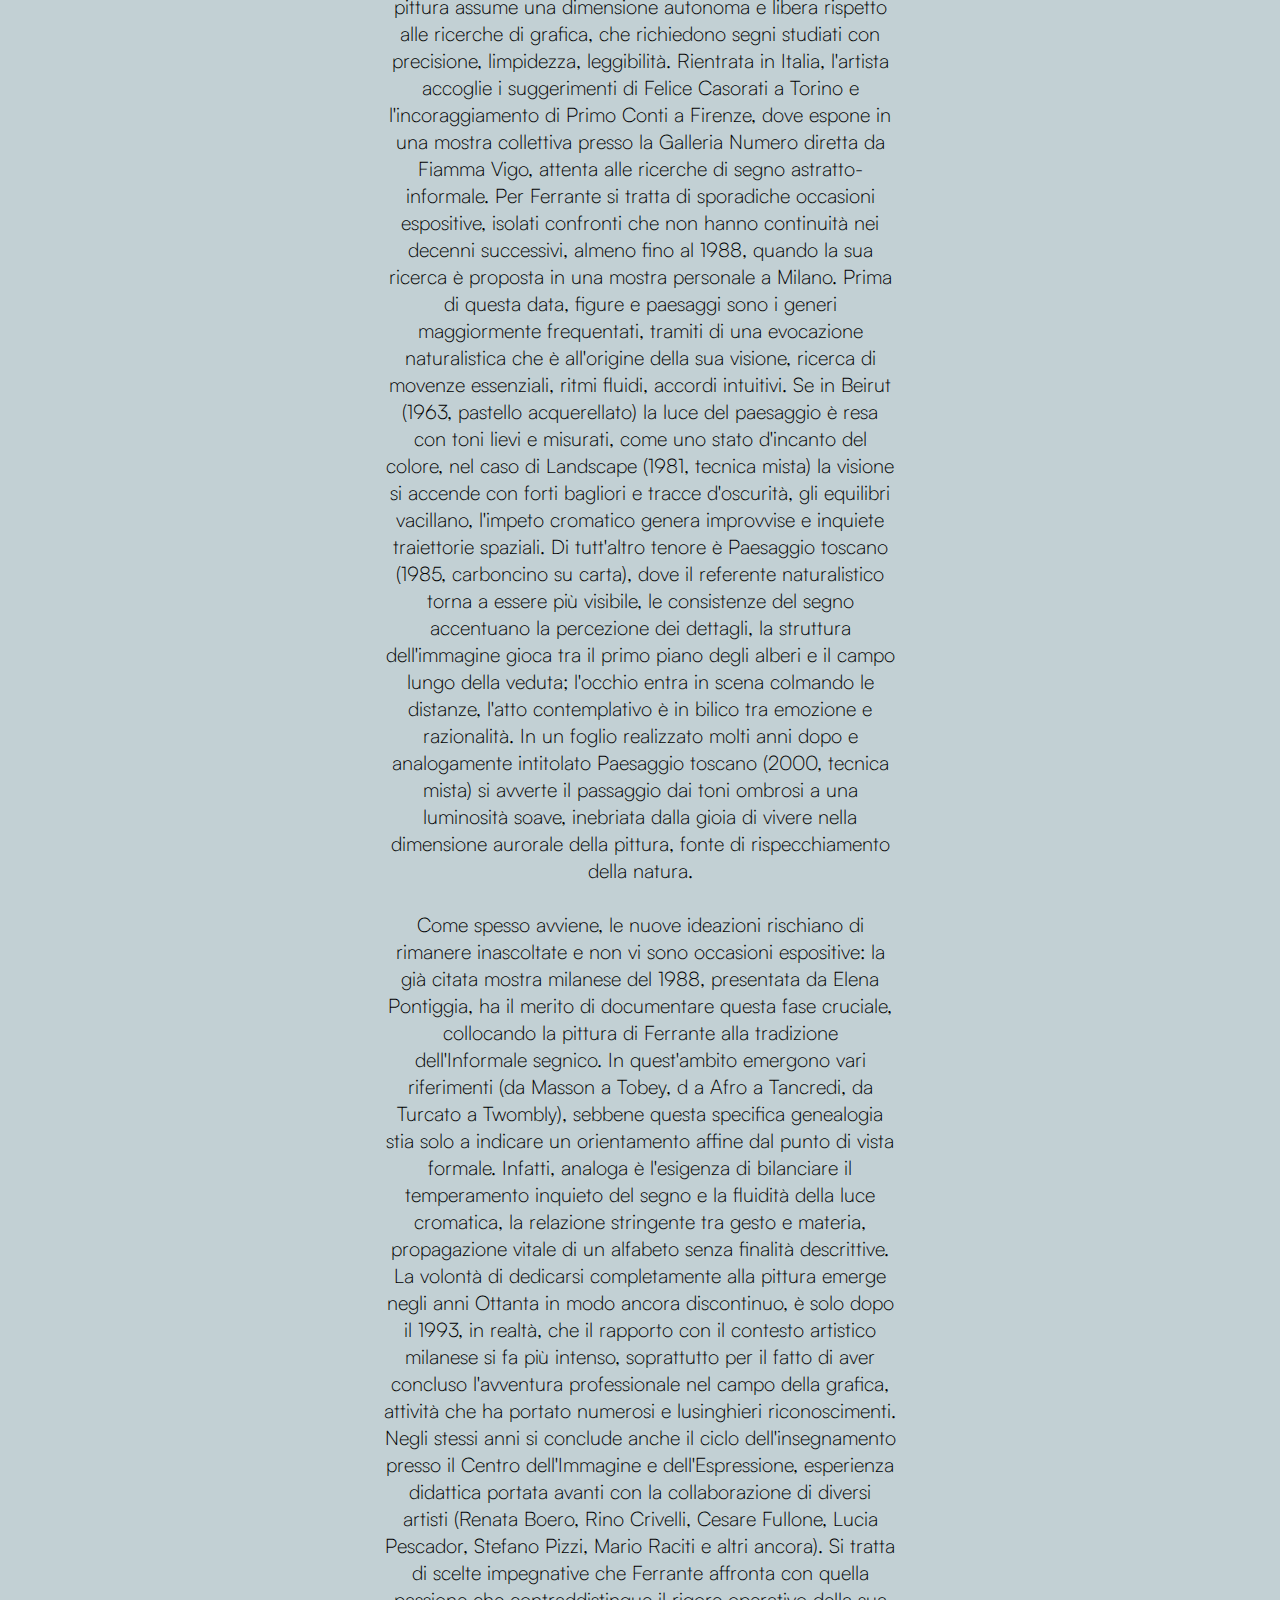
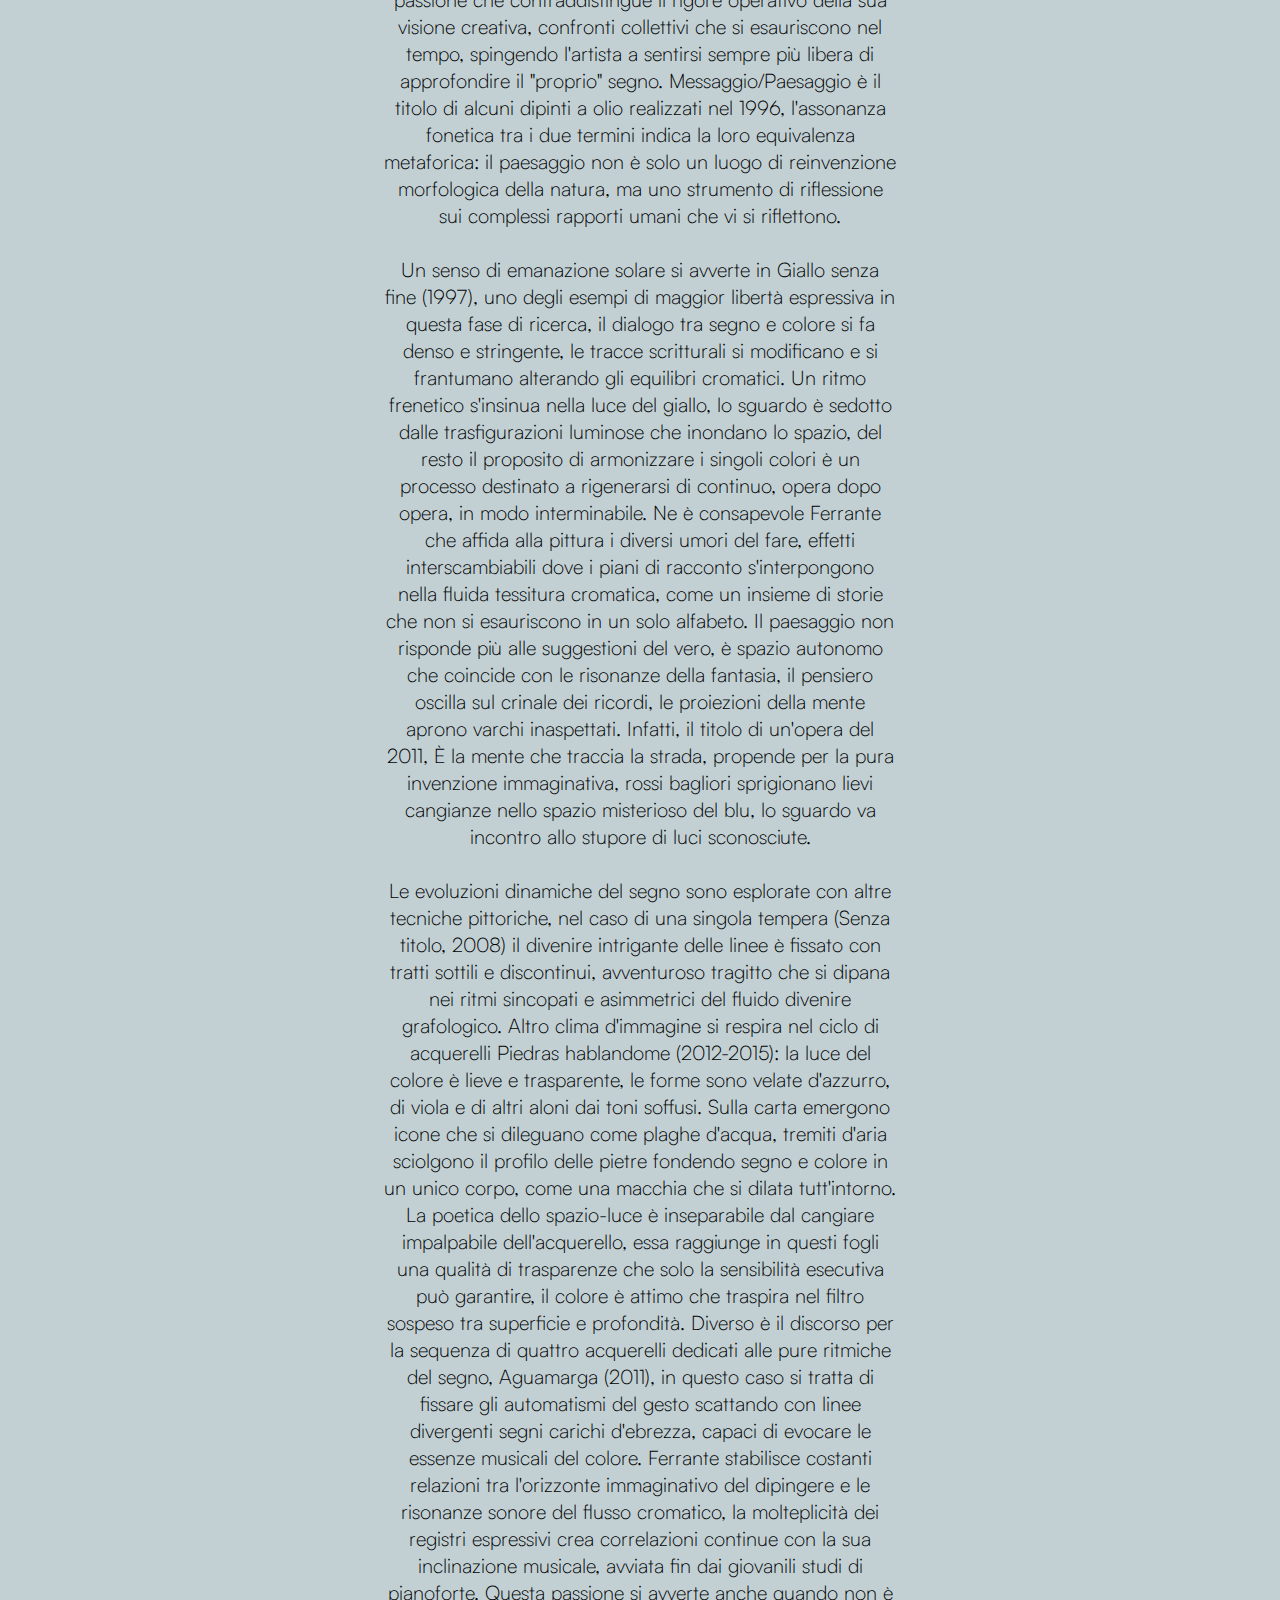
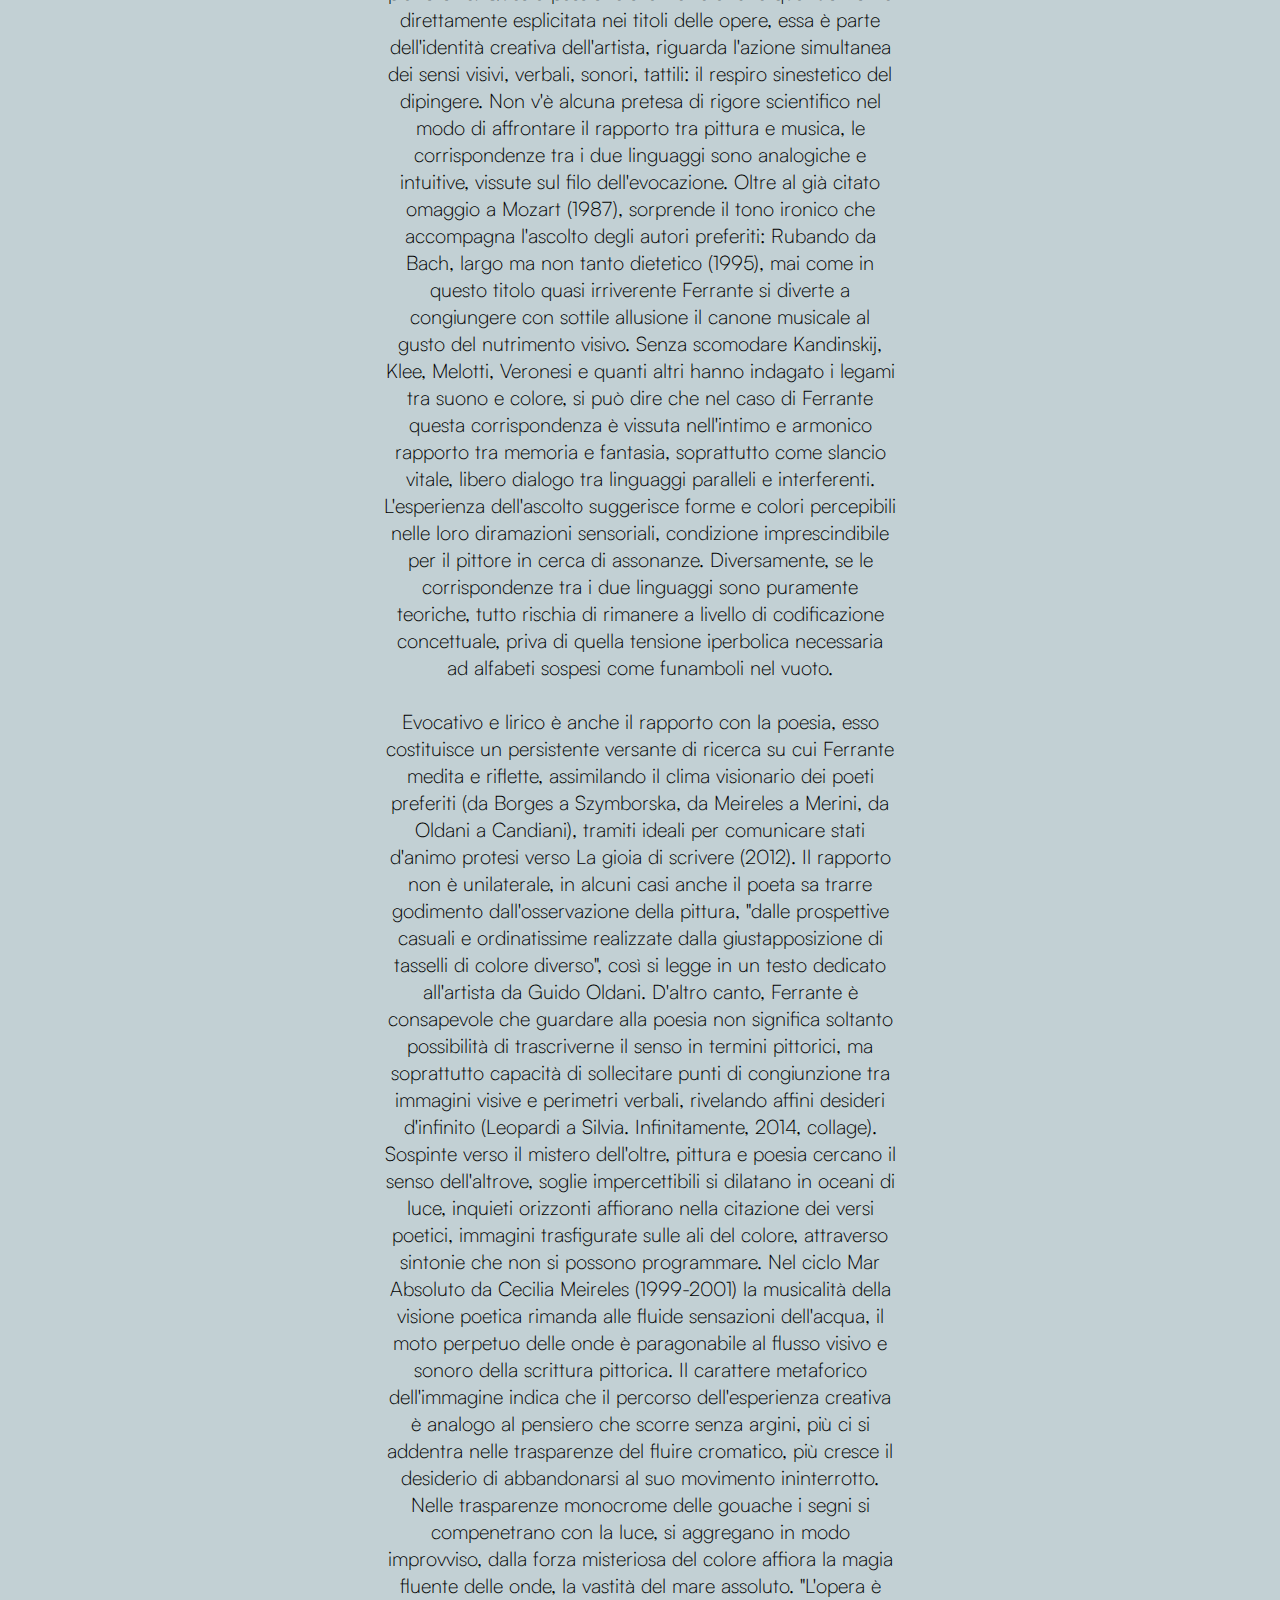
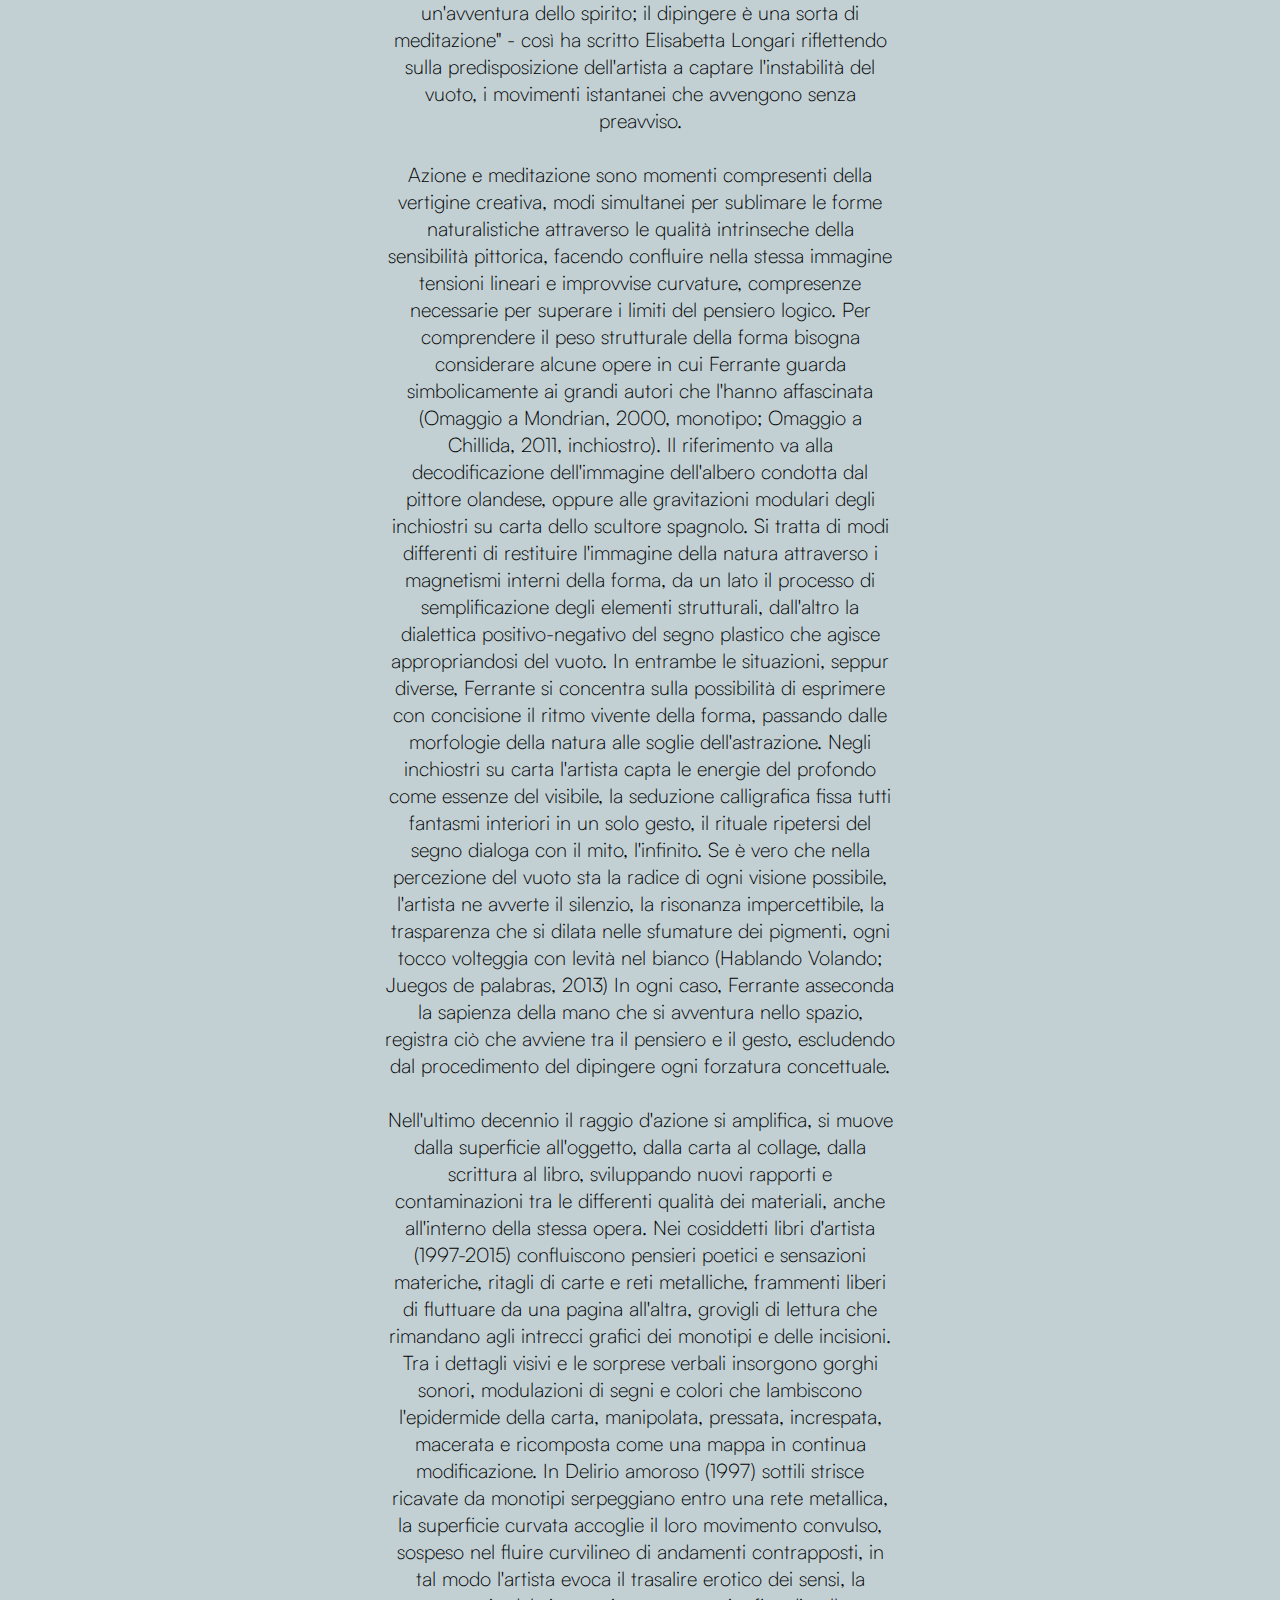
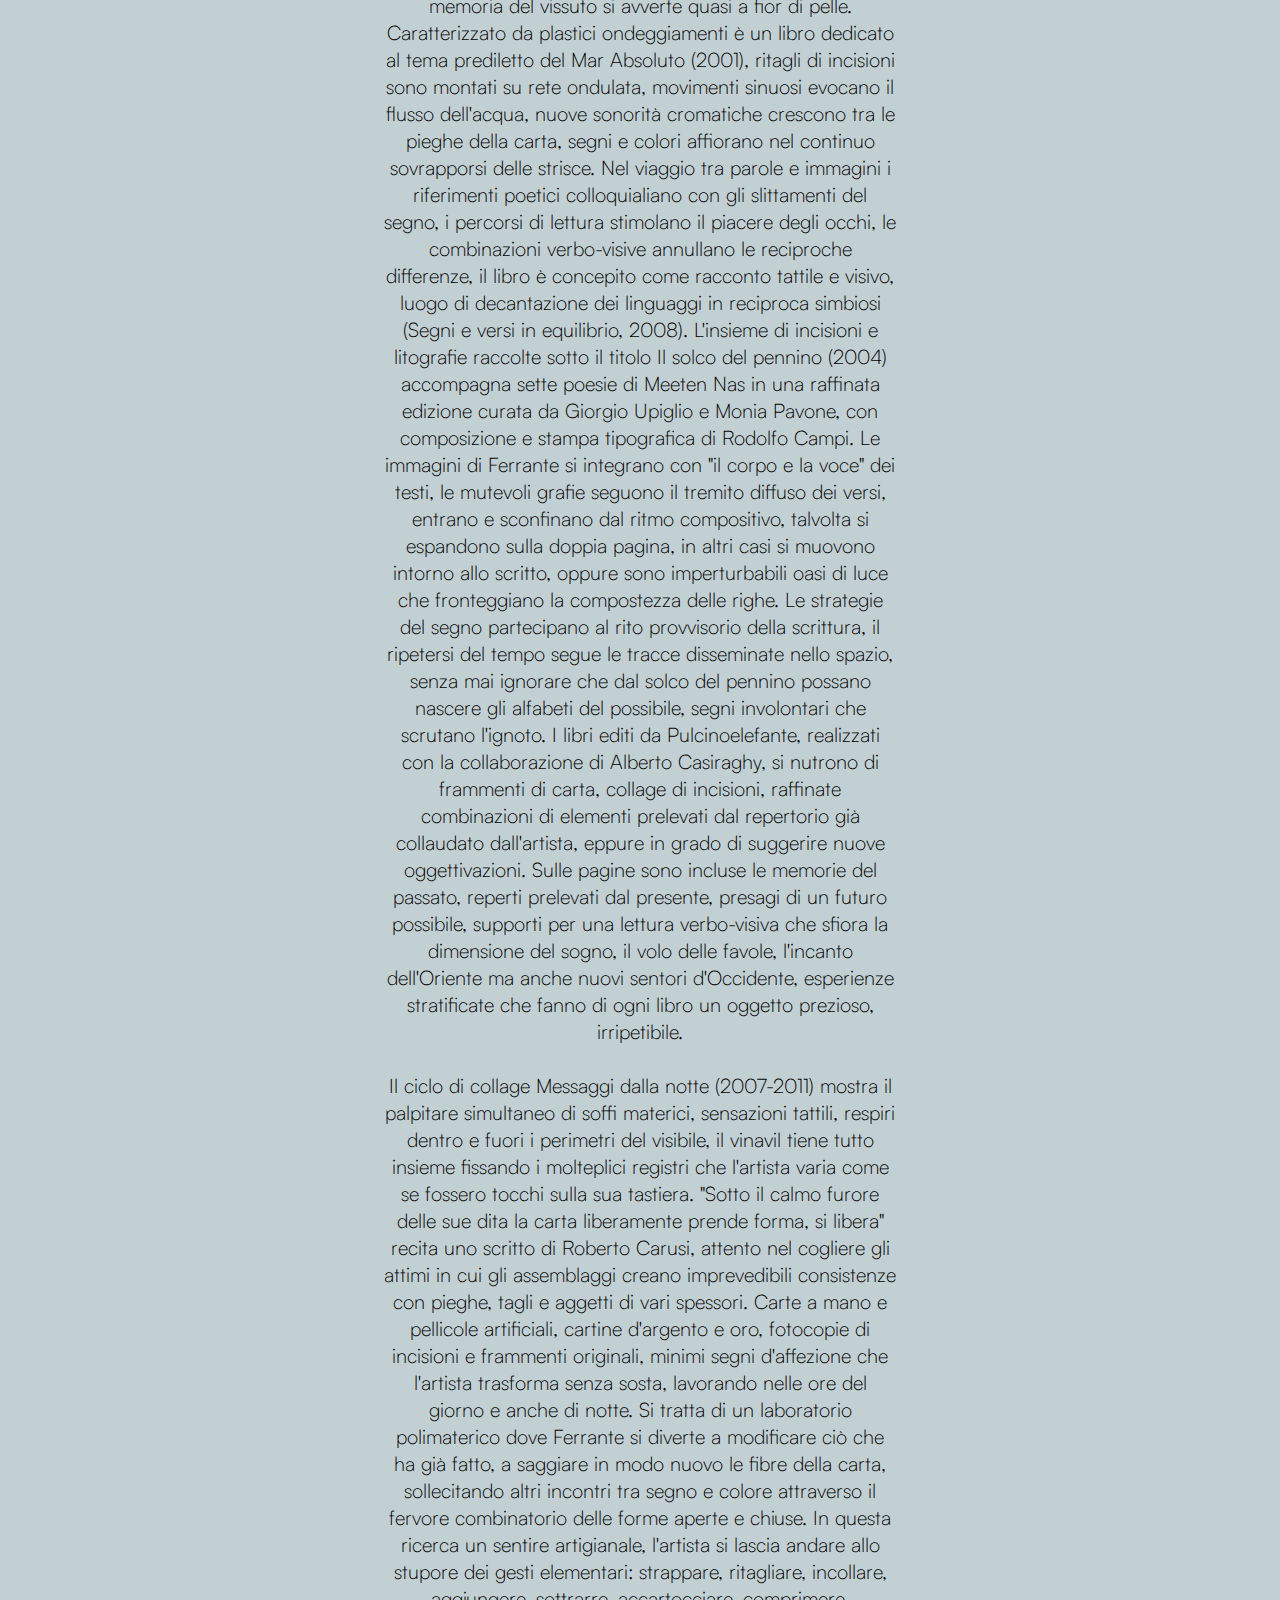
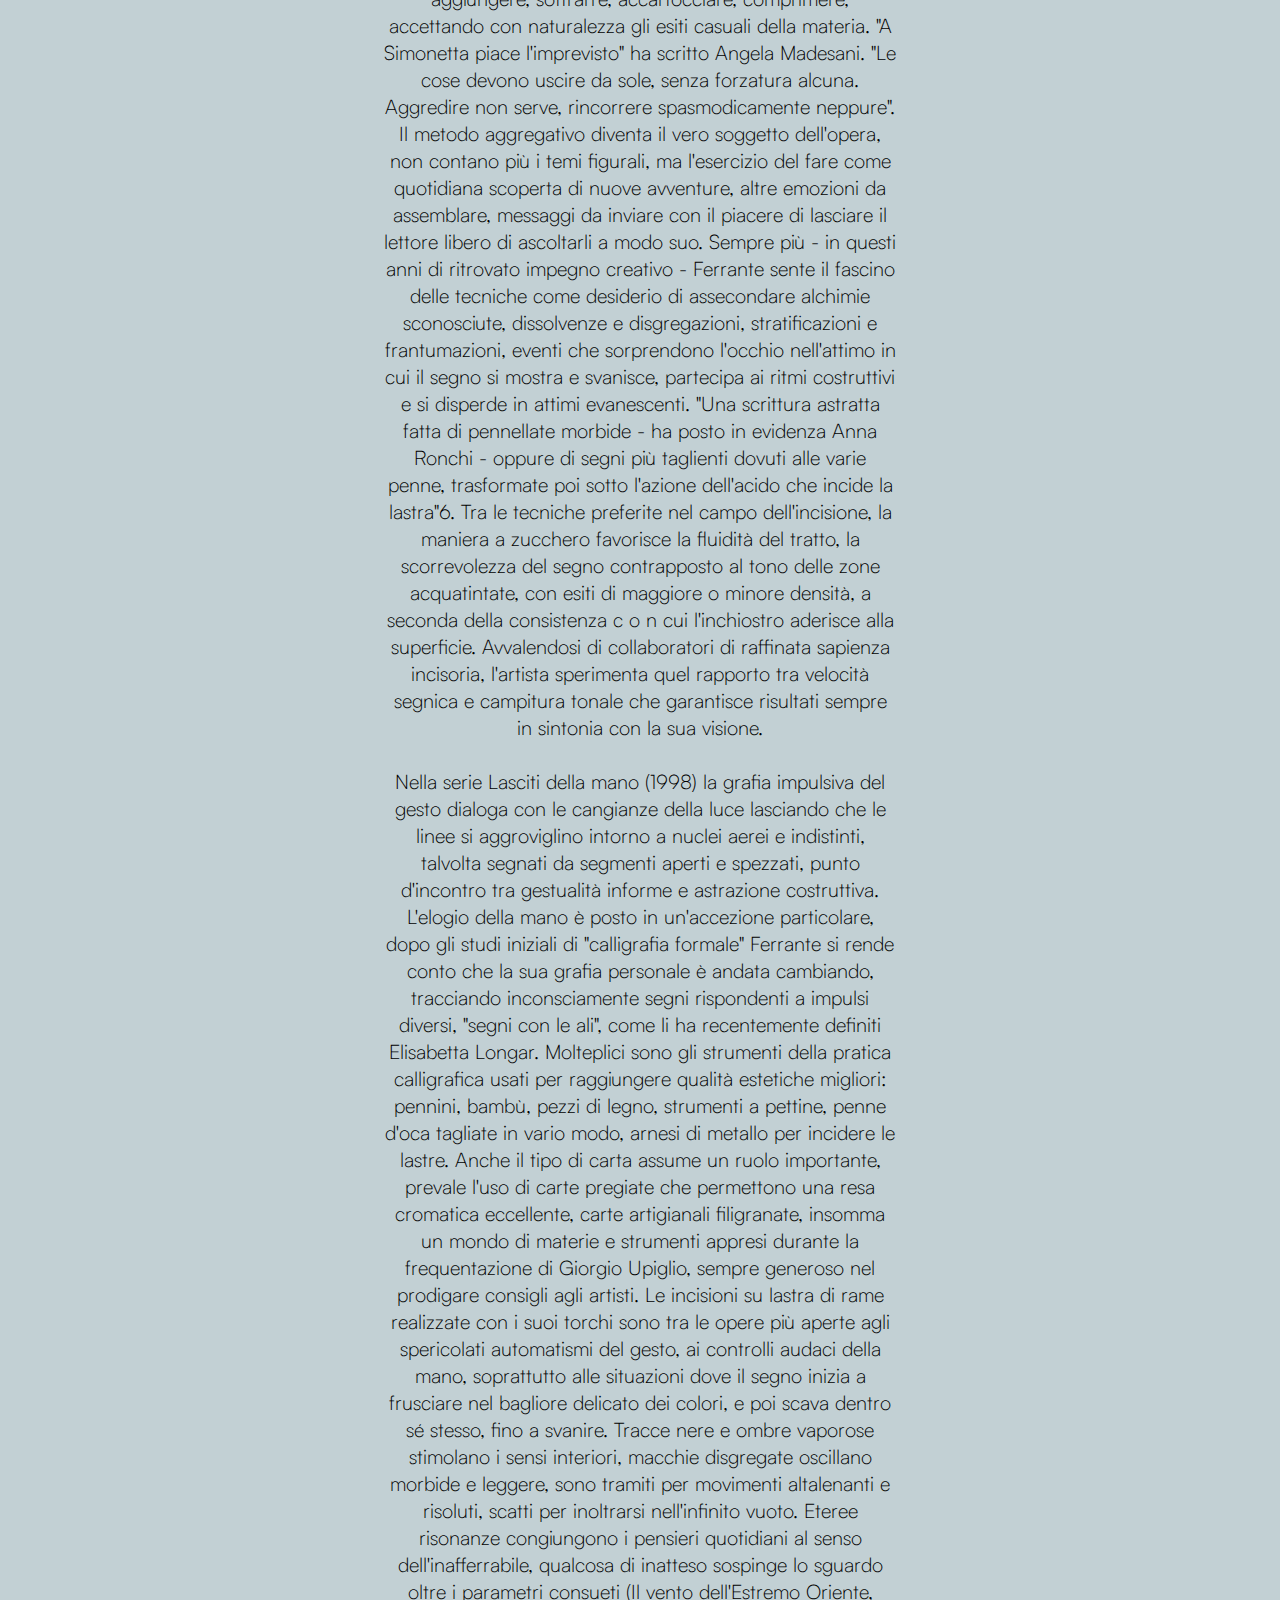
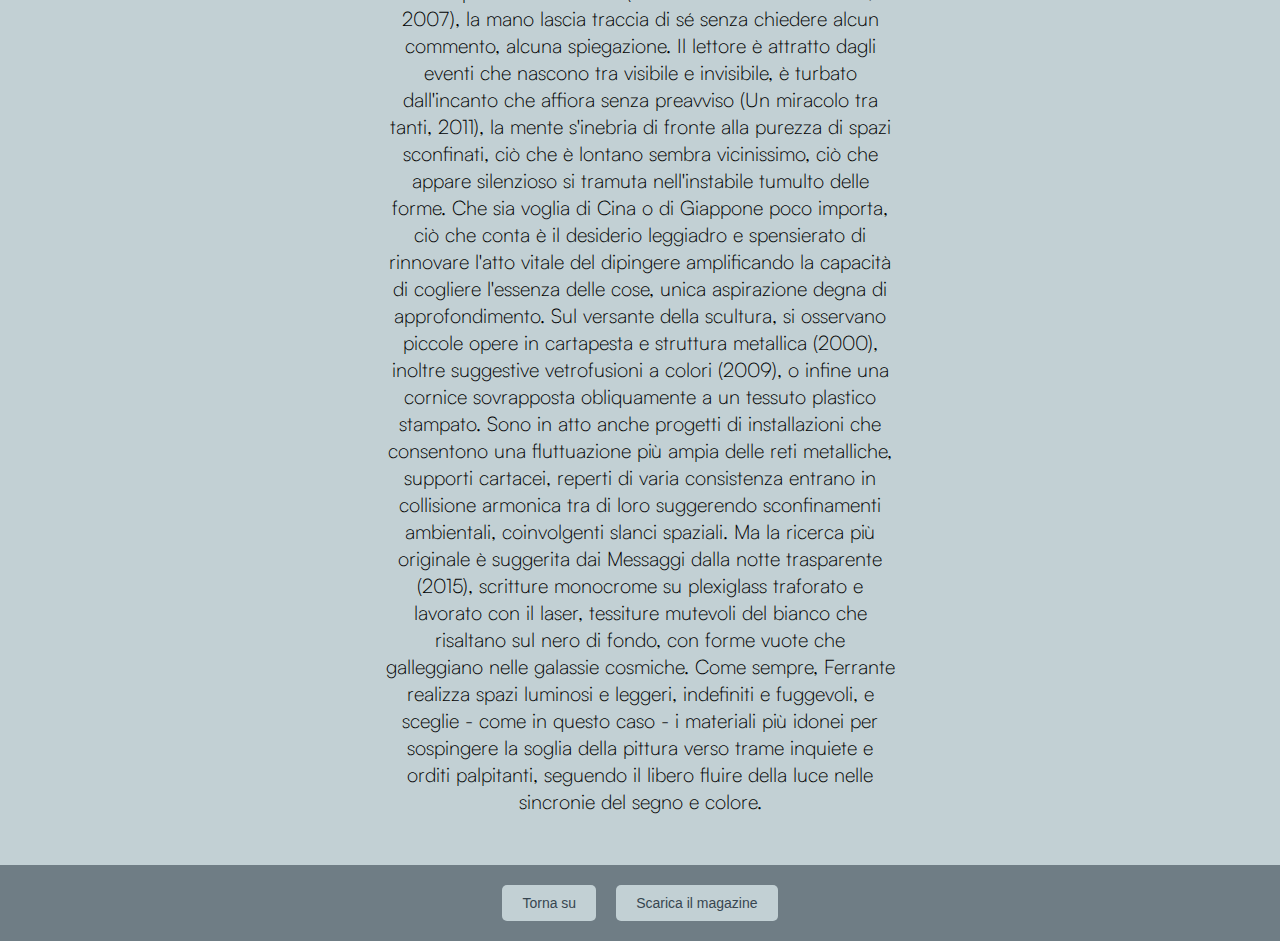
<file: pagine/pittura.html>
<!DOCTYPE html>
<html lang="en">
    <head>
        <meta charset="UTF-8">
        <meta name="viewport" content="width=device-width, initial-scale=1.0">
        <title>Biografia</title>
        <link rel="stylesheet" href="../style.css" id="style-theme">
    </head>
    <body class="body">
        <div class="navbar">
            <button class="hamburger" onclick="toggleMobileMenu()">
                <span></span>
                <span></span>
                <span></span>
            </button>
            <div class="islanav">
                <button class="nav-link"  onclick="changeMode()">
                    <img src="../img/home/mezzaluna1.svg" alt="Dark mode toggle" style="width: 20px; height: 20px;">
                </button>
            </div>
            <div class="islanav">
                <div></div>
                <div class="dropdown">
                    <a href="../index.html" class="nav-link">Home</a>
                    <div class="dropdown-content">
                        <a href="../index.html#editoriale" class="dropdown-item">La memoria del visibile: segno, colore, ritmo e calligrafie</a>
                        <a href="../index.html#magazine" class="dropdown-item">Il magazine</a>
                        <a href="../index.html#crediti" class="dropdown-item">Crediti e informazioni</a>
                    </div>
                </div>
                <div class="dropdown">
                    <a href="biografia.html" class="nav-link">Biografia</a>
                    <div class="dropdown-content">
                        <a href="biografia.html#note-curatori" class="dropdown-item">Note dei curatori</a>
                        <a href="biografia.html#linea-tempo" class="dropdown-item">Linea del tempo</a>
                        <a href="biografia.html#liberta-londinese" class="dropdown-item">La libertà londinese. L'asse Milano-Londra come paradigma di modernità.</a>
                    </div>
                </div>
                <div class="dropdown">
                    <a href="grafica.html" class="nav-link">Grafica</a>
                    <div class="dropdown-content">
                        <a href="grafica.html#graphic-designer" class="dropdown-item">Simonetta Ferrante graphic designer: costruzione compositiva, creatività e fantasia</a>
                        <a href="grafica.html#progetto-corrispondenza" class="dropdown-item">Il progetto della corrispondenza</a>
                    </div>
                </div>
                <div class="dropdown">
                    <a href="pittura.html" class="nav-link">Pittura</a>
                    <div class="dropdown-content">
                        <a href="pittura.html#ritmi-memoria" class="dropdown-item">Ritmi della memoria: sincronie del segno<br>e del colore</br></a>
                    </div>
                </div>
                <div class="dropdown">
                    <a href="calligrafia.html" class="nav-link">Calligrafia</a>
                    <div class="dropdown-content">
                        <a href="calligrafia.html#scrittura-astratta" class="dropdown-item">La scrittura astratta di Simonetta Ferrante</a>
                        <a href="calligrafia.html#paesaggio-frammenti" class="dropdown-item">Un paesaggio di frammenti calligrafici</a>
                        <a href="calligrafia.html#paesaggi-calligrafici" class="dropdown-item">Paesaggi calligrafici. Una delicata danza di lettere</a>
                    </div>
                </div>
                <div class="dropdown">
                    <a href="intervista.html" class="nav-link">Intervista</a>
                    <div class="dropdown-content">
                        <a href="intervista.html" class="dropdown-item">Intervista a Simonetta Ferrante</a>
                    </div>
                </div>
            <div></div>
            </div>
        </div>

        <!-- Menu Mobile -->
        <div class="mobile-menu">
            <button class="mobile-close-btn" onclick="closeMobileMenu()">×</button>
            <a href="../index.html" class="nav-link">Home</a>
            <a href="biografia.html" class="nav-link">Biografia</a>
            <a href="grafica.html" class="nav-link">Grafica</a>
            <a href="pittura.html" class="nav-link">Pittura</a>
            <a href="calligrafia.html" class="nav-link">Calligrafia</a>
            <a href="intervista.html" class="nav-link">Intervista</a>
        </div>

        <div class="container_carousel" style="margin-top: 120px;">
            <section class="carousel">
                <p id="carousel-counter" class="carousel-counter">1 / 4</p>
                <div class="control left-control">
                    <button id="prev-btn" onclick="scrollToItem(currentItem - 1);">
                        <!-- Ho incollato un'immagine svg come icona previous -->
                        <svg width="24" height="24" viewBox="0 0 24 24" fill="white">
                          <path d="M15.41 16.59L10.83 12l4.58-4.59L14 6l-6 6 6 6z"/>
                        </svg>
                      </button>
                </div>
                <div class="control right-control">
                    <button id="next-btn" onclick="scrollToItem(currentItem + 1);">
                        <!-- Ho incollato un'immagine svg come icona next -->
                        <svg width="24" height="24" viewBox="0 0 24 24" fill="white">
                          <path d="M8.59 16.59L13.17 12 8.59 7.41 10 6l6 6-6 6z"/>
                        </svg>
                    </button>
                </div>
                <div id="bullet-container" class="bullet-container">
                    <span class="bullet"></span>
                    <span class="bullet"></span>
                    <span class="bullet"></span>
                    <span class="bullet"></span>
                    <span class="bullet"></span>
                    <span class="bullet"></span>
                    <span class="bullet"></span>
                    <span class="bullet"></span>
                    <span class="bullet"></span>
                    <span class="bullet"></span>
                    <span class="bullet"></span>
                    <span class="bullet"></span>
                    <span class="bullet"></span>
                    <span class="bullet"></span>
                    <span class="bullet"></span>
                </div>
                <ul id="carousel-list" class="carousel-list">
                    <li class="carousel-item">
                        <img src="../img/pittura/Paesaggio toscano 2000.jpeg"/>
                        <div class="carousel-caption">Paesaggio toscano 2000<br>Chiasso m.a.x. museo, Archivio Simonetta Ferrante</br></div>
                    </li>
                    <li class="carousel-item">
                        <img src="../img/pittura/Beirut.jpeg"/>
                        <div class="carousel-caption">Beirut<br>Chiasso m.a.x. museo, Archivio Simonetta Ferrante</br></div>
                    </li>
                    <li class="carousel-item">
                        <img src="../img/pittura/Giallo senza fine.jpeg"/>
                        <div class="carousel-caption">Giallo senza fine<br>Chiasso m.a.x. museo, Archivio Simonetta Ferrante</br></div>
                    </li>
                    <li class="carousel-item">
                        <img src="../img/pittura/Apparizione nuovo.jpeg"/>
                        <div class="carousel-caption">Apparizione nuovo<br>Chiasso m.a.x. museo, Archivio Simonetta Ferrante</br></div>
                    </li>
                    <li class="carousel-item">
                        <img src="../img/pittura/Ascoltando_Mozart.jpeg"/>
                        <div class="carousel-caption">Ascoltando Mozart<br>Chiasso m.a.x. museo, Archivio Simonetta Ferrante</br></div>
                    </li>
                    <li class="carousel-item">
                        <img src="../img/pittura/Messaggio:paesaggio 2.jpeg"/>
                        <div class="carousel-caption">Messaggio:paesaggio 2<br>Chiasso m.a.x. museo, Archivio Simonetta Ferrante</br></div>
                    </li>
                    <li class="carousel-item">
                        <img src="../img/pittura/La gioia di scrivere.jpeg"/>
                        <div class="carousel-caption">La gioia di scrivere<br>Chiasso m.a.x. museo, Archivio Simonetta Ferrante</br></div>
                    </li>
                    <li class="carousel-item">
                        <img src="../img/pittura/Piedras 1.jpeg"/>
                        <div class="carousel-caption">Piedras 1<br>Chiasso m.a.x. museo, Archivio Simonetta Ferrante</br></div>
                    </li>
                    <li class="carousel-item">
                        <img src="../img/pittura/Piedras 4.jpeg"/>
                        <div class="carousel-caption">Piedras 4<br>Chiasso m.a.x. museo, Archivio Simonetta Ferrante</br></div>
                    </li>
                    <li class="carousel-item">
                        <img src="../img/pittura/Piedras 5.jpeg"/>
                        <div class="carousel-caption">Piedras 5<br>Chiasso m.a.x. museo, Archivio Simonetta Ferrante</br></div>
                    </li>
                    <li class="carousel-item">
                        <img src="../img/pittura/Ola_detras_de_la_mar.jpeg"/>
                        <div class="carousel-caption">Ola detras de la mar<br>Chiasso m.a.x. museo, Archivio Simonetta Ferrante</br></div>
                    </li>
                    <li class="carousel-item">
                        <img src="../img/pittura/Mar_Absoluto.jpeg"/>
                        <div class="carousel-caption">Mar Absoluto<br>Chiasso m.a.x. museo, Archivio Simonetta Ferrante</br></div>
                    </li>
                    <li class="carousel-item">
                        <img src="../img/pittura/Mar absoluto 2.jpeg"/>
                        <div class="carousel-caption">Mar absoluto 2<br>Chiasso m.a.x. museo, Archivio Simonetta Ferrante</br></div>
                    </li>
                    <li class="carousel-item">
                        <img src="../img/pittura/Life Drawing 1976.jpeg"/>
                        <div class="carousel-caption">Life Drawing 1976<br>Chiasso m.a.x. museo, Archivio Simonetta Ferrante</br></div>
                    </li>
                </ul>
            </section>
        </div>
        <div class="container">
            <div class="container_capitolo">
               <div class="sottotitolo" id="ritmi-memoria">
               <h2>Ritmi della memoria, sincronie del segno<br>e del colore</br></h2>
                  <h3>a cura di Nicoletta Ossanna Cavadini e Claudio Cerritelli</h3>
                </div>        
                    <p>Anomala, irregolare, per molti anni defilata dal sistema dell'arte,
                       la storia creativa di Simonetta Ferrante si dirama tra molteplici 
                       esperienze nel campo della grafica pubblicitaria, prima che si 
                       dedicasse in modo persistente all'approfondimento della ricerca 
                       artistica. Le opere scelte per questa donazione al m.a.x. museo 
                       di Chiasso restituiscono la sintesi del suo percorso creativo, 
                       lo sperimentalismo dei procedimenti segnici e i fondamenti cromatici
                       della sua identità.<br>
                       </br><br>Dopo il periodo di formazione a Londra e nel Galles (decisiva è la 
                       frequentazione dei corsi di Dennis Creffield, Jonathan Epstein e Cecil 
                       Collins), nel corso degli anni Sessanta avviene l'avvicinamento di Simonetta 
                       Ferrante al mondo dell'arte, quando la pratica del disegno e della pittura 
                       assume una dimensione autonoma e libera rispetto alle ricerche di grafica, 
                       che richiedono segni studiati con precisione, limpidezza, leggibilità. 
                       Rientrata in Italia, l'artista accoglie i suggerimenti di Felice Casorati a 
                       Torino e l'incoraggiamento di Primo Conti a Firenze, dove espone in una mostra 
                       collettiva presso la Galleria Numero diretta da Fiamma Vigo, attenta alle 
                       ricerche di segno astratto-informale. 
                       Per Ferrante si tratta di sporadiche occasioni espositive, isolati confronti 
                       che non hanno continuità nei decenni successivi, almeno fino al 1988, quando 
                       la sua ricerca è proposta in una mostra personale a Milano. 
                       Prima di questa data, figure e paesaggi sono i generi maggiormente frequentati, 
                       tramiti di una evocazione naturalistica che è all'origine della sua visione, 
                       ricerca di movenze essenziali, ritmi fluidi, accordi intuitivi. 
                       Se in Beirut (1963, pastello acquerellato) la luce del paesaggio è resa con toni 
                       lievi e misurati, come uno stato d'incanto del colore, nel caso di Landscape (1981, 
                       tecnica mista) la visione si accende con forti bagliori e tracce d'oscurità, gli 
                       equilibri vacillano, l'impeto cromatico genera improvvise e inquiete traiettorie 
                       spaziali. 
                       Di tutt'altro tenore è Paesaggio toscano (1985, carboncino su carta), dove il 
                       referente naturalistico torna a essere più visibile, le consistenze del segno 
                       accentuano la percezione dei dettagli, la struttura dell'immagine gioca tra il 
                       primo piano degli alberi e il campo lungo della veduta; l'occhio entra in scena 
                       colmando le distanze, l'atto contemplativo è in bilico tra emozione e razionalità. 
                       In un foglio realizzato molti anni dopo e analogamente intitolato Paesaggio toscano 
                       (2000, tecnica mista) si avverte il passaggio dai toni ombrosi a una luminosità soave, 
                       inebriata dalla gioia di vivere nella dimensione aurorale della pittura, fonte di 
                       rispecchiamento della natura.</br>
                       <br>Come spesso avviene, le nuove ideazioni rischiano di rimanere inascoltate e non 
                       vi sono occasioni espositive: la già citata mostra milanese del 1988, presentata 
                       da Elena Pontiggia, ha il merito di documentare questa fase cruciale, collocando 
                       la pittura di Ferrante alla tradizione dell'Informale segnico. 
                       In quest'ambito emergono vari riferimenti (da Masson a Tobey, d a Afro a Tancredi, 
                       da Turcato a Twombly), sebbene questa specifica genealogia stia solo a indicare un 
                       orientamento affine dal punto di vista formale. Infatti, analoga è l'esigenza di 
                       bilanciare il temperamento inquieto del segno e la fluidità della luce cromatica, 
                       la relazione stringente tra gesto e materia, propagazione vitale di un alfabeto 
                       senza finalità descrittive. 
                       La volontà di dedicarsi completamente alla pittura emerge negli anni Ottanta in 
                       modo ancora discontinuo, è solo dopo il 1993, in realtà, che il rapporto con il 
                       contesto artistico milanese si fa più intenso, soprattutto per il fatto di aver 
                       concluso l'avventura professionale nel campo della grafica, attività che ha portato 
                       numerosi e lusinghieri riconoscimenti. 
                       Negli stessi anni si conclude anche il ciclo dell'insegnamento presso il Centro 
                       dell'Immagine e dell'Espressione, esperienza didattica portata avanti con la 
                       collaborazione di diversi artisti (Renata Boero, Rino Crivelli, Cesare Fullone, 
                       Lucia Pescador, Stefano Pizzi, Mario Raciti e altri ancora). Si tratta di scelte 
                       impegnative che Ferrante affronta con quella passione che contraddistingue il 
                       rigore operativo della sua visione creativa, confronti collettivi che si esauriscono 
                       nel tempo, spingendo l'artista a sentirsi sempre più libera di approfondire il 
                       "proprio" segno.  
                       Messaggio/Paesaggio è il titolo di alcuni dipinti a olio realizzati nel 1996, 
                       l'assonanza fonetica tra i due termini indica la loro equivalenza metaforica: 
                       il paesaggio non è solo un luogo di reinvenzione morfologica della natura, 
                       ma uno strumento di riflessione sui complessi rapporti umani che vi si riflettono.</br>
                       <br>Un senso di emanazione solare si avverte in Giallo senza fine (1997), uno degli 
                       esempi di maggior libertà espressiva in questa fase di ricerca, il dialogo tra 
                       segno e colore si fa denso e stringente, le tracce scritturali si modificano e 
                       si frantumano alterando gli equilibri cromatici. 
                       Un ritmo frenetico s'insinua nella luce del giallo, lo sguardo è sedotto dalle 
                       trasfigurazioni luminose che inondano lo spazio, del resto il proposito di 
                       armonizzare i singoli colori è un processo destinato a rigenerarsi di continuo, 
                       opera dopo opera, in modo interminabile. 
                       Ne è consapevole Ferrante che affida alla pittura i diversi umori del fare, 
                       effetti interscambiabili dove i piani di racconto s'interpongono nella fluida 
                       tessitura cromatica, come un insieme di storie che non si esauriscono in un 
                       solo alfabeto.
                       Il paesaggio non risponde più alle suggestioni del vero, è spazio autonomo 
                       che coincide con le risonanze della fantasia, il pensiero oscilla sul crinale 
                       dei ricordi, le proiezioni della mente aprono varchi inaspettati. 
                       Infatti, il titolo di un'opera del 2011, È la mente che traccia la strada, 
                       propende per la pura invenzione immaginativa, rossi bagliori sprigionano lievi 
                       cangianze nello spazio misterioso del blu, lo sguardo va incontro allo stupore 
                       di luci sconosciute.</br>
                       <br>Le evoluzioni dinamiche del segno sono esplorate con altre tecniche pittoriche, 
                       nel caso di una singola tempera (Senza titolo, 2008) il divenire intrigante delle 
                       linee è fissato con tratti sottili e discontinui, avventuroso tragitto che si dipana 
                       nei ritmi sincopati e asimmetrici del fluido divenire grafologico. 
                       Altro clima d'immagine si respira nel ciclo di acquerelli Piedras hablandome 
                       (2012-2015): la luce del colore è lieve e trasparente, le forme sono velate d'azzurro, 
                       di viola e di altri aloni dai toni soffusi. 
                       Sulla carta emergono icone che si dileguano come plaghe d'acqua, tremiti d'aria 
                       sciolgono il profilo delle pietre fondendo segno e colore in un unico corpo, 
                       come una macchia che si dilata tutt'intorno. 
                       La poetica dello spazio-luce è inseparabile dal cangiare impalpabile dell'acquerello, 
                       essa raggiunge in questi fogli una qualità di trasparenze che solo la sensibilità 
                       esecutiva può garantire, il colore è attimo che traspira nel filtro sospeso tra 
                       superficie e profondità. 
                       Diverso è il discorso per la sequenza di quattro acquerelli dedicati alle pure 
                       ritmiche del segno, Aguamarga (2011), in questo caso si tratta di fissare gli 
                       automatismi del gesto scattando con linee divergenti segni carichi d'ebrezza, 
                       capaci di evocare le essenze musicali del colore. 
                       Ferrante stabilisce costanti relazioni tra l'orizzonte immaginativo del dipingere e 
                       le risonanze sonore del flusso cromatico, la molteplicità dei registri espressivi 
                       crea correlazioni continue con la sua inclinazione musicale, avviata fin dai giovanili 
                       studi di pianoforte. 
                       Questa passione si avverte anche quando non è direttamente esplicitata nei titoli 
                       delle opere, essa è parte dell'identità creativa dell'artista, riguarda l'azione 
                       simultanea dei sensi visivi, verbali, sonori, tattili: il respiro sinestetico del 
                       dipingere. Non v'è alcuna pretesa di rigore scientifico nel modo di affrontare il 
                       rapporto tra pittura e musica, le corrispondenze tra i due linguaggi sono analogiche 
                       e intuitive, vissute sul filo dell'evocazione. Oltre al già citato omaggio a Mozart 
                       (1987), sorprende il tono ironico che accompagna l'ascolto degli autori preferiti: 
                       Rubando da Bach, largo ma non tanto dietetico (1995), mai come in questo titolo 
                       quasi irriverente Ferrante si diverte a congiungere con sottile allusione il canone 
                       musicale al gusto del nutrimento visivo. 
                       Senza scomodare Kandinskij, Klee, Melotti, Veronesi e quanti altri hanno indagato 
                       i legami tra suono e colore, si può dire che nel caso di Ferrante questa corrispondenza 
                       è vissuta nell'intimo e armonico rapporto tra memoria e fantasia, soprattutto come 
                       slancio vitale, libero dialogo tra linguaggi paralleli e interferenti. L'esperienza 
                       dell'ascolto suggerisce forme e colori percepibili nelle loro diramazioni sensoriali, 
                       condizione imprescindibile per il pittore in cerca di assonanze. Diversamente, se 
                       le corrispondenze tra i due linguaggi sono puramente teoriche, tutto rischia di 
                       rimanere a livello di codificazione concettuale, priva di quella tensione iperbolica
                       necessaria ad alfabeti sospesi come funamboli nel vuoto.</br>
                       <br>Evocativo e lirico è anche il rapporto con la poesia, esso costituisce un 
                       persistente versante di ricerca su cui Ferrante medita e riflette, assimilando 
                       il clima visionario dei poeti preferiti (da Borges a Szymborska, da Meireles a 
                       Merini, da Oldani a Candiani), tramiti ideali per comunicare stati d'animo protesi 
                       verso La gioia di scrivere (2012). 
                       Il rapporto non è unilaterale, in alcuni casi anche il poeta sa trarre godimento 
                       dall'osservazione della pittura, "dalle prospettive casuali e ordinatissime realizzate 
                       dalla giustapposizione di tasselli di colore diverso", così si legge in un testo 
                       dedicato all'artista da Guido Oldani. 
                       D'altro canto, Ferrante è consapevole che guardare alla poesia non significa soltanto 
                       possibilità di trascriverne il senso in termini pittorici, ma soprattutto capacità 
                       di sollecitare punti di congiunzione tra immagini visive e perimetri verbali, 
                       rivelando affini desideri d'infinito (Leopardi a Silvia. Infinitamente, 2014, collage). 
                       Sospinte verso il mistero dell'oltre, pittura e poesia cercano il senso dell'altrove, 
                       soglie impercettibili si dilatano in oceani di luce, inquieti orizzonti affiorano 
                       nella citazione dei versi poetici, immagini trasfigurate sulle ali del colore, 
                       attraverso sintonie che non si possono programmare. 
                       Nel ciclo Mar Absoluto da Cecilia Meireles (1999-2001) la musicalità della visione 
                       poetica rimanda alle fluide sensazioni dell'acqua, il moto perpetuo delle onde è 
                       paragonabile al flusso visivo e sonoro della scrittura pittorica. Il carattere 
                       metaforico dell'immagine indica che il percorso dell'esperienza creativa è analogo 
                       al pensiero che scorre senza argini, più ci si addentra nelle trasparenze del 
                       fluire cromatico, più cresce il desiderio di abbandonarsi al suo movimento ininterrotto. 
                       Nelle trasparenze monocrome delle gouache i segni si compenetrano con la luce, 
                       si aggregano in modo improvviso, dalla forza misteriosa del colore affiora la magia 
                       fluente delle onde, la vastità del mare assoluto. "L'opera è un'avventura dello spirito; 
                       il dipingere è una sorta di meditazione" - così ha scritto Elisabetta Longari riflettendo 
                       sulla predisposizione dell'artista a captare l'instabilità del vuoto, i movimenti 
                       istantanei che avvengono senza preavviso.</br>
                       <br>Azione e meditazione sono momenti compresenti della vertigine creativa, modi 
                       simultanei per sublimare le forme naturalistiche attraverso le qualità intrinseche 
                       della sensibilità pittorica, facendo confluire nella stessa immagine tensioni lineari 
                       e improvvise curvature, compresenze necessarie per superare i limiti del pensiero logico. 
                       Per comprendere il peso strutturale della forma bisogna considerare alcune opere in 
                       cui Ferrante guarda simbolicamente ai grandi autori che l'hanno affascinata (Omaggio 
                       a Mondrian, 2000, monotipo; Omaggio a Chillida, 2011, inchiostro). Il riferimento va 
                       alla decodificazione dell'immagine dell'albero condotta dal pittore olandese, oppure 
                       alle gravitazioni modulari degli inchiostri su carta dello scultore spagnolo. 
                       Si tratta di modi differenti di restituire l'immagine della natura attraverso i 
                       magnetismi interni della forma, da un lato il processo di semplificazione degli 
                       elementi strutturali, dall'altro la dialettica positivo-negativo del segno plastico 
                       che agisce appropriandosi del vuoto. 
                       In entrambe le situazioni, seppur diverse, Ferrante si concentra sulla possibilità 
                       di esprimere con concisione il ritmo vivente della forma, passando dalle morfologie 
                       della natura alle soglie dell'astrazione. 
                       Negli inchiostri su carta l'artista capta le energie del profondo come essenze del 
                       visibile, la seduzione calligrafica fissa tutti fantasmi interiori in un solo gesto, 
                       il rituale ripetersi del segno dialoga con il mito, l'infinito. Se è vero che nella 
                       percezione del vuoto sta la radice di ogni visione possibile, l'artista ne avverte 
                       il silenzio, la risonanza impercettibile, la trasparenza che si dilata nelle sfumature 
                       dei pigmenti, ogni tocco volteggia con levità nel bianco (Hablando Volando; Juegos de 
                       palabras, 2013) 
                       In ogni caso, Ferrante asseconda la sapienza della mano che si avventura nello spazio, 
                       registra ciò che avviene tra il pensiero e il gesto, escludendo dal procedimento del 
                       dipingere ogni forzatura concettuale.</br>
                       <br>Nell'ultimo decennio il raggio d'azione si amplifica, si muove dalla superficie 
                       all'oggetto, dalla carta al collage, dalla scrittura al libro, sviluppando nuovi 
                       rapporti e contaminazioni tra le differenti qualità dei materiali, anche all'interno 
                       della stessa opera. 
                       Nei cosiddetti libri d'artista (1997-2015) confluiscono pensieri poetici e sensazioni 
                       materiche, ritagli di carte e reti metalliche, frammenti liberi di fluttuare da una 
                       pagina all'altra, grovigli di lettura che rimandano agli intrecci grafici dei monotipi
                       e delle incisioni. Tra i dettagli visivi e le sorprese verbali insorgono gorghi sonori, 
                       modulazioni di segni e colori che lambiscono l'epidermide della carta, manipolata, pressata, 
                       increspata, macerata e ricomposta come una mappa in continua modificazione. 
                       In Delirio amoroso (1997) sottili strisce ricavate da monotipi serpeggiano entro una 
                       rete metallica, la superficie curvata accoglie il loro movimento convulso, sospeso nel 
                       fluire curvilineo di andamenti contrapposti, in tal modo l'artista evoca il trasalire 
                       erotico dei sensi, la memoria del vissuto si avverte quasi a fior di pelle. 
                       Caratterizzato da plastici ondeggiamenti è un libro dedicato al tema prediletto del 
                       Mar Absoluto (2001), ritagli di incisioni sono montati su rete ondulata, movimenti sinuosi 
                       evocano il flusso dell'acqua, nuove sonorità cromatiche crescono tra le pieghe della carta, 
                       segni e colori affiorano nel continuo sovrapporsi delle strisce. 
                       Nel viaggio tra parole e immagini i riferimenti poetici colloquialiano con gli slittamenti 
                       del segno, i percorsi di lettura stimolano il piacere degli occhi, le combinazioni 
                       verbo-visive annullano le reciproche differenze, il libro è concepito come racconto 
                       tattile e visivo, luogo di decantazione dei linguaggi in reciproca simbiosi (Segni e 
                       versi in equilibrio, 2008). 
                       L'insieme di incisioni e litografie raccolte sotto il titolo Il solco del pennino 
                       (2004) accompagna sette poesie di Meeten Nas in una raffinata edizione curata da 
                       Giorgio Upiglio e Monia Pavone, con composizione e stampa tipografica di Rodolfo Campi. 
                       Le immagini di Ferrante si integrano con "il corpo e la voce" dei testi, le mutevoli 
                       grafie seguono il tremito diffuso dei versi, entrano e sconfinano dal ritmo compositivo, 
                       talvolta si espandono sulla doppia pagina, in altri casi si muovono intorno allo scritto, 
                       oppure sono imperturbabili oasi di luce che fronteggiano la compostezza delle righe. 
                       Le strategie del segno partecipano al rito provvisorio della scrittura, il ripetersi 
                       del tempo segue le tracce disseminate nello spazio, senza mai ignorare che dal solco 
                       del pennino possano nascere gli alfabeti del possibile, segni involontari che scrutano 
                       l'ignoto. 
                       I libri editi da Pulcinoelefante, realizzati con la collaborazione di Alberto Casiraghy, 
                       si nutrono di frammenti di carta, collage di incisioni, raffinate combinazioni di elementi 
                       prelevati dal repertorio già collaudato dall'artista, eppure in grado di suggerire nuove 
                       oggettivazioni. 
                       Sulle pagine sono incluse le memorie del passato, reperti prelevati dal presente, presagi 
                       di un futuro possibile, supporti per una lettura verbo-visiva che sfiora la dimensione del 
                       sogno, il volo delle favole, l'incanto dell'Oriente ma anche nuovi sentori d'Occidente, 
                       esperienze stratificate che fanno di ogni libro un oggetto prezioso, irripetibile.</br>
                       <br>Il ciclo di collage Messaggi dalla notte (2007-2011) mostra il palpitare simultaneo 
                       di soffi materici, sensazioni tattili, respiri dentro e fuori i perimetri del visibile, 
                       il vinavil tiene tutto insieme fissando i molteplici registri che l'artista varia come se
                       fossero tocchi sulla sua tastiera. 
                       "Sotto il calmo furore delle sue dita la carta liberamente prende forma, si libera" recita 
                       uno scritto di Roberto Carusi, attento nel cogliere gli attimi in cui gli assemblaggi 
                       creano imprevedibili consistenze con pieghe, tagli e aggetti di vari spessori. 
                       Carte a mano e pellicole artificiali, cartine d'argento e oro, fotocopie di incisioni e 
                       frammenti originali, minimi segni d'affezione che l'artista trasforma senza sosta, 
                       lavorando nelle ore del giorno e anche di notte. 
                       Si tratta di un laboratorio polimaterico dove Ferrante si diverte a modificare ciò 
                       che ha già fatto, a saggiare in modo nuovo le fibre della carta, sollecitando altri 
                       incontri tra segno e colore attraverso il fervore combinatorio delle forme aperte e chiuse. 
                       In questa ricerca un sentire artigianale, l'artista si lascia andare allo stupore dei gesti 
                       elementari: strappare, ritagliare, incollare, aggiungere, sottrarre, accartocciare, comprimere, 
                       accettando con naturalezza gli esiti casuali della materia. 
                       "A Simonetta piace l'imprevisto" ha scritto Angela Madesani. "Le cose devono uscire da sole, 
                       senza forzatura alcuna. Aggredire non serve, rincorrere spasmodicamente neppure".
                       Il metodo aggregativo diventa il vero soggetto dell'opera, non contano più i temi figurali, 
                       ma l'esercizio del fare come quotidiana scoperta di nuove avventure, altre emozioni da assemblare, 
                       messaggi da inviare con il piacere di lasciare il lettore libero di ascoltarli a modo suo. 
                       Sempre più - in questi anni di ritrovato impegno creativo - Ferrante sente il fascino delle 
                       tecniche come desiderio di assecondare alchimie sconosciute, dissolvenze e disgregazioni, 
                       stratificazioni e frantumazioni, eventi che sorprendono l'occhio nell'attimo in cui il segno 
                       si mostra e svanisce, partecipa ai ritmi costruttivi e si disperde in attimi evanescenti. 
                       "Una scrittura astratta fatta di pennellate morbide - ha posto in evidenza Anna Ronchi - 
                       oppure di segni più taglienti dovuti alle varie penne, trasformate poi sotto l'azione 
                       dell'acido che incide la lastra"6. 
                       Tra le tecniche preferite nel campo dell'incisione, la maniera a zucchero favorisce la 
                       fluidità del tratto, la scorrevolezza del segno contrapposto al tono delle zone acquatintate, 
                       con esiti di maggiore o minore densità, a seconda della consistenza c o n cui l'inchiostro 
                       aderisce alla superficie. Avvalendosi di collaboratori di raffinata sapienza incisoria, 
                       l'artista sperimenta quel rapporto tra velocità segnica e campitura tonale che garantisce 
                       risultati sempre in sintonia con la sua visione.</br>
                       <br>Nella serie Lasciti della mano (1998) la grafia impulsiva del gesto dialoga con le 
                       cangianze della luce lasciando che le linee si aggroviglino intorno a nuclei aerei e indistinti, 
                       talvolta segnati da segmenti aperti e spezzati, punto d'incontro tra gestualità informe e astrazione 
                       costruttiva. 
                       L'elogio della mano è posto in un'accezione particolare, dopo gli studi iniziali di "calligrafia formale" 
                       Ferrante si rende conto che la sua grafia personale è andata cambiando, tracciando inconsciamente 
                       segni rispondenti a impulsi diversi, "segni con le ali", come li ha recentemente definiti 
                       Elisabetta Longar. 
                       Molteplici sono gli strumenti della pratica calligrafica usati per raggiungere qualità estetiche 
                       migliori: pennini, bambù, pezzi di legno, strumenti a pettine, penne d'oca tagliate in vario modo, 
                       arnesi di metallo per incidere le lastre. Anche il tipo di carta assume un ruolo importante, 
                       prevale l'uso di carte pregiate che permettono una resa cromatica eccellente, carte artigianali 
                       filigranate, insomma un mondo di materie e strumenti appresi durante la frequentazione di Giorgio 
                       Upiglio, sempre generoso nel prodigare consigli agli artisti. 
                       Le incisioni su lastra di rame realizzate con i suoi torchi sono tra le opere più aperte agli 
                       spericolati automatismi del gesto, ai controlli audaci della mano, soprattutto alle situazioni 
                       dove il segno inizia a frusciare nel bagliore delicato dei colori, e poi scava dentro sé stesso, 
                       fino a svanire. 
                       Tracce nere e ombre vaporose stimolano i sensi interiori, macchie disgregate oscillano morbide e 
                       leggere, sono tramiti per movimenti altalenanti e risoluti, scatti per inoltrarsi nell'infinito 
                       vuoto. 
                       Eteree risonanze congiungono i pensieri quotidiani al senso dell'inafferrabile, qualcosa di 
                       inatteso sospinge lo sguardo oltre i parametri consueti (Il vento dell'Estremo Oriente, 2007), 
                       la mano lascia traccia di sé senza chiedere alcun commento, alcuna spiegazione. 
                       Il lettore è attratto dagli eventi che nascono tra visibile e invisibile, è turbato dall'incanto 
                       che affiora senza preavviso (Un miracolo tra tanti, 2011), la mente s'inebria di fronte alla 
                       purezza di spazi sconfinati, ciò che è lontano sembra vicinissimo, ciò che appare silenzioso 
                       si tramuta nell'instabile tumulto delle forme. Che sia voglia di Cina o di Giappone poco 
                       importa, ciò che conta è il desiderio leggiadro e spensierato di rinnovare l'atto vitale del 
                       dipingere amplificando la capacità di cogliere l'essenza delle cose, unica aspirazione degna 
                       di approfondimento. 
                       Sul versante della scultura, si osservano piccole opere in cartapesta e struttura metallica 
                       (2000), inoltre suggestive vetrofusioni a colori (2009), o infine una cornice sovrapposta 
                       obliquamente a un tessuto plastico stampato. Sono in atto anche progetti di installazioni 
                       che consentono una fluttuazione più ampia delle reti metalliche, supporti cartacei, 
                       reperti di varia consistenza entrano in collisione armonica tra di loro suggerendo 
                       sconfinamenti ambientali, coinvolgenti slanci spaziali. 
                       Ma la ricerca più originale è suggerita dai Messaggi dalla notte trasparente (2015), 
                       scritture monocrome su plexiglass traforato e lavorato con il laser, tessiture mutevoli 
                       del bianco che risaltano sul nero di fondo, con forme vuote che galleggiano nelle galassie 
                       cosmiche. Come sempre, Ferrante realizza spazi luminosi e leggeri, indefiniti e fuggevoli, 
                       e sceglie - come in questo caso - i materiali più idonei per sospingere la soglia della 
                       pittura verso trame inquiete e orditi palpitanti, seguendo il libero fluire della luce nelle 
                       sincronie del segno e colore.
                    </p> 
            </div> 
        </div>

        <footer class="footer">
            <div class="footer-links">
                <a href="#" class="back-to-top">Torna su</a>
                <a href="../la-memoria-del-visibile.pdf" class="pdf-link" target="_blank">Scarica il magazine</a>
            </div>
        </footer>

        <script src="../script.js"></script>
    </body>
</html>
</file>
<file: style.css>
@font-face {
    font-family: 'giblastine';
    src: url('font/giblastine.otf') format('opentype');
    font-weight: normal;
    font-style: normal;
}

@font-face {
    font-family: 'Satoshi-Light';
    src: url('font/Satoshi-Light.otf') format('opentype');
    font-weight: normal;
    font-style: normal;
}

@font-face {
    font-family: 'Satoshi-LightItalic';
    src: url('font/Satoshi-LightItalic.otf') format('opentype');
    font-weight: normal;
    font-style: italic;
}

/* stile generale */

h1 {
    font-family: 'giblastine', sans-serif;
    font-size: 70px;
    font-weight: 400;
    color: #374650;
    text-align: center;
    padding-top: 45px;
    padding-bottom: 30px;
    margin: 0;
}

h2 {
    font-family: 'Satoshi-Light', sans-serif;
    font-size: 25pt;
    color: #374650;
    text-align: center;
    margin: 0;
    padding-bottom: 0;
    padding-top: 20px;
}

h3 {
    font-family: 'Satoshi-Regular', sans-serif;
    font-size: 18pt;
    color: #374650;
    text-align: center;
    margin: 0;
    padding-top: 10px;
}

h4 {
    font-family: 'Satoshi-Regular', sans-serif;
    font-size: 20pt;
    color: #374650;
    text-align: left;
    margin: 0;
}

h5 {
    font-family: 'Satoshi-LightItalic', sans-serif;
    font-size: 18pt;
    color: #374650;
    text-align: left;
    margin: 0;
    padding-top: 50px;
}

p {
    font-family: 'Satoshi-Light', sans-serif;
    font-size: 15pt;
    position: relative;
    margin: 0;
    padding-top: 10px;
    padding-bottom: 10px;;
}


/* stile pagina */

.body {
    background-color: #c2d0d4;
    align-items: center;
    justify-content: center;
    margin: 0;
}

.navbar {
    background-color: #c2d0d4;
    position: fixed;
    top: 0;
    left: 0;
    z-index: 1000;
    display: flex;
    flex-direction: row-reverse;
    justify-content: center;
    align-items: flex-end;
    gap: 20px;
    height: 80px;
    width: 100%;
    padding-top: 10px;
}

.islanav {
    background-color: #374650;
    width: fit-content;
    height: 50px;
    display: flex;
    align-items: center;
    border-radius: 30px;
    border: 2px solid #ffffff;
    gap: 100px;
}

.nav-link {
    color: #c2d0d4;
    background-color: #374650;
    text-decoration: none;
    display: flex;
    align-items: center;
    justify-content: center;
    font-family: 'Satoshi-Light', sans-serif;
    font-size: 1.2rem;
    padding: 12px 6px;
    border-radius: 30px;
    transition: background-color 0.3s ease-in-out;
    min-width: 50px;
    height: 100%;
    border: none;
    height: fit-container;
}

.nav-link:hover {
    color: #374650;
    background-color: #c2d0d4;
    transition: background-color 0.3s ease-in-out;
}

/* Stile per il contenitore del bottone dark mode */
.dark-mode-container {
    position:fixed;
    top: 15px;
    right: 75px;
    z-index: 1001;
    height: 80px;
    display: flex;
    align-items: center;
    margin-right: 0px;
}

.dark-mode-container .nav-link {
    height: 80px;
    padding: 0 18px;
    border-radius: 30px;
    align-items: center;
    border: 2px solid #87CEEB;
    margin-top: 15px;
    transition: background-color 0.3s ease-in-out;
}

.dark-mode-container .nav-link:hover {
    color: #c2d0d4;
    background-color: #374650;
    height: 80px;
    border-radius: 30px;
    display: flex;
    align-items: center;
    border: 2px solid #87CEEB;
    margin-top: 15px;
    transition: background-color 0.3s ease-in-out;
}

.container_home {
    padding-top: 50px;
    display: flex;
    align-items: center;
    justify-content: center;
    flex-direction: column;
    gap: 30px;
    padding-left: 30%;
    padding-right: 30%;
}

.container_home p {
    text-align: center;
    margin: 0;
}

.container {
    padding: 30px;
    padding-top: 40px;
    display: flex;
    justify-content: center;
    flex-direction: column;
    padding-left: 30%;
    padding-right: 30%;
    gap: 30px;
    text-align: center;
}

.container_capitolo {
    display: flex;
    justify-content: center;
    flex-direction: column;
    padding-top: 40px;
    padding-bottom: 10px;
    margin: 0;
}

.container_date {
    display: flex;
    justify-content: flex-start;
    flex-direction: column;
    gap: 10px;
    width: 100%;
}

.container_date div {
    width: 100%;
    text-align: left;
}

/*CSS carosello*/
.carousel {
    position: relative;
    width: 100%;
    max-height: 100vh;
}

.carousel-list {
    height: 100%;
    display: grid;
    grid-auto-columns: 100%;
    grid-auto-flow: column;
    grid-gap: 20px;
    list-style: none;
    margin: 0;
    padding: 0;
    overflow-x: auto;
    scroll-snap-type: x mandatory;
    scroll-behavior: smooth;
    /* Stile della barra di scorrimento */
    scrollbar-width: thin;
    scrollbar-color: #374650 rgba(194, 208, 212, 0.4); /* Track con opacità 40% */
}

/* Stile della barra di scorrimento per Chrome, Edge e Safari */
.carousel-list::-webkit-scrollbar {
    height: 8px;
}

.carousel-list::-webkit-scrollbar-track {
    background: rgba(194, 208, 212, 0.4); /* #c2d0d4 con opacità 40% */
    border-radius: 4px;
}

.carousel-list::-webkit-scrollbar-thumb {
    background-color: #374650;
    border-radius: 4px;
    border: 2px solid #c2d0d4;
}

.carousel-list::-webkit-scrollbar-thumb:hover {
    background-color: #2c3740;
}

.carousel-item {
    scroll-snap-align: start;
    height: auto;
    display: flex;
    flex-direction: column;
    justify-content: center;
    align-items: center;
}

.carousel-caption {
    z-index: 200;
    position: absolute;
    bottom: 40px;
    left: 50%;
    transform: translateX(-50%);
    margin: 0 auto;
    width: max-content;
    color: white;
    font-size: 16px;
    line-height: 25px;
    text-align: center;
    font-weight: bold;
    padding: 1px 8px;
    border-radius: 5px;
    background-color: #374650;
    font-family: 'Satoshi-Light', sans-serif;
    font-size: 10pt;
    opacity: 0;
    transition: opacity .2s ease-in-out;
}

.carousel:hover .carousel-caption {
    opacity: 60%;
}

.carousel-counter {
    position: absolute;
    top: 20px;
    left: 0;
    right: 0;
    margin: 0 auto;
    width: max-content;
    color: white;
    font-size: 16px;
    line-height: 25px;
    text-align: center;
    font-weight: bold;
    padding: 1px 8px;
    border-radius: 5px;
    background-color: #374650;
    opacity: 0;
    font-family: 'Satoshi-Light', sans-serif;
    font-size: 10pt;
    transition: opacity .2s linear;
}

.carousel:hover .carousel-counter {
    opacity: 60%;
}

.carousel img {
    width: 100%;
    height: auto;
    max-height: 80vh;
    object-fit: contain;
    display: block;
    max-width: 100%;
}

.pdf-viewer {
    height: 60vh; /* Ridotta da 75vh a 60vh per desktop */
    width: 100%;
    border-radius: 10px;
    scroll-behavior: smooth;
    -webkit-overflow-scrolling: touch; /* Migliora lo scrolling su iOS */
}

/* Rimuovo gli stili dei controlli e dei bullet che non servono più */
.control, .control button, .left-control, .right-control,
.bullet-container, .bullet, .bullet.active {
    display: none;
}

.dropdown {
    position: relative;
    display: inline-block;
}

.dropdown-content {
    display: block;
    position: absolute;
    background-color: #f9f9f9;
    min-width: 200px;
    box-shadow: 0px 8px 16px 0px rgba(0,0,0,0.2);
    z-index: 1;
    border-radius: 10px;
    left: 50%;
    transform: translateX(-50%);
    top: 100%;
    margin-top: 2px;
    opacity: 0;
    visibility: hidden;
    transition: opacity 0.2s ease, visibility 0.2s ease;
    transition-delay: 0s;
}

.dropdown:hover .dropdown-content {
    opacity: 1;
    visibility: visible;
    transition: opacity 0.3s ease, visibility 0.3s ease;
    transition-delay: 0s;
}

.dropdown:not(:hover) .dropdown-content {
    opacity: 0;
    visibility: hidden;
    transition: opacity 0.2s ease, visibility 0.2s ease;
    transition-delay: 0s;
}

.dropdown-item {
    color: #374650;
    padding: 12px 16px;
    text-decoration: none;
    align-content: center;
    text-align: center;
    font-family: 'Satoshi-Light', sans-serif;
    display: block;
    transition: background-color 0.4s ease;
    border-radius: 10px;
}

.dropdown-item:hover {
    background-color: #f1f1f1;
}

/* Assicuriamoci che il link principale rimanga visibile */
.dropdown .nav-link {
    display: inline-block;
}

/* Scroll margin for anchor targets */
[id] {
    scroll-margin-top: 120px;
}

#contact-btn {
    background-color: #374650;
    color: #c2d0d4;
    opacity: 40%;
    border: none;
    padding: 10px 20px;
    border-radius: 25px;
    font-family: 'Satoshi-Light', sans-serif;
    font-size: 1.2rem;
    cursor: pointer;
    transition: all 0.3s ease-in-out;
    height: fit-content;
}

#contact-btn:hover {
    background-color: #2c3740;
    transform: translateY(-2px);
}

.container_img1 {
    display: flex;
    flex-direction: column;
    align-items: center;
    margin: 0;
}

.container_img2 {
    display: flex;
    flex-direction: column;
    align-items: center;
    gap: 20px;
    margin: 0;
}

.container_img1 img, .container_img2 img {
    max-width: 200px;
    height: auto;
    display: block;
    max-width: 100%;
}

/* Stile per il footer e il pulsante torna su */
.footer {
    bottom: 0;
    width: 100%;
    padding: 20px 0;
    background-color: rgba(55, 70, 80, 0.6); /* #374650 con 60% di opacità */
    display: flex;
    justify-content: center;
    align-items: center;
}

.footer-links {
    display: flex;
    gap: 20px;
    align-items: center;
}

.back-to-top, .pdf-link {
    background-color: #c2d0d4;
    color: #374650;
    border: none;
    padding: 10px 20px;
    border-radius: 5px;
    font-family: 'Helvetica Neue', Arial, sans-serif;
    font-size: 14px;
    cursor: pointer;
    text-decoration: none;
    transition: all 0.3s ease;
}

.back-to-top:hover, .pdf-link:hover {
    background-color: #a8b9bf;
    transform: translateY(-2px);
}

.container_carousel {
    width: calc(100% - 300px); /* Allineato alla navbar */
    height: fit-content;
    margin: 0 auto;
    margin-top: 70px;
    margin-bottom: 10px;
    display: flex;
    justify-content: center;
    padding: 0 55px; /* Allineato al padding della navbar */
}

/* Hamburger Menu Styles */
.hamburger {
    display: none;
    flex-direction: column;
    cursor: pointer;
    padding: 10px;
    background: none;
    border: none;
    z-index: 1002;
    border-radius: 8px;
    transition: all 0.3s ease; /* Aggiungo la stessa transizione di style.css */
}

.hamburger:hover {
    background: #92a9af; /* Sfondo leggermente più scuro al hover */
    transform: translateY(-1px);
}

.hamburger span {
    width: 25px;
    height: 3px;
    background-color: #374650;
    margin: 3px 0;
    transition: 0.3s;
    border-radius: 2px;
}

/* Rimuovo le trasformazioni che creavano la X dal menu hamburger */
/* .hamburger.active span:nth-child(1) {
    transform: rotate(-45deg) translate(-5px, 6px);
}

.hamburger.active span:nth-child(2) {
    opacity: 0;
}

.hamburger.active span:nth-child(3) {
    transform: rotate(45deg) translate(-5px, -6px);
} */

.mobile-menu {
    display: none;
    position: fixed;
    top: 0;
    left: 0;
    width: 100%;
    height: 100vh;
    background-color: rgba(194, 208, 212, 0.95);
    z-index: 1001;
    flex-direction: column;
    justify-content: center;
    align-items: center;
    gap: 20px;
}

.mobile-menu.active {
    display: flex;
}

.mobile-menu .nav-link {
    color: #374650;
    background-color: transparent;
    font-size: 1.5rem;
    padding: 15px 20px;
    border-radius: 10px;
    transition: background-color 0.3s ease;
}

.mobile-menu .nav-link:hover {
    background-color: #374650;
    color: #c2d0d4;
}

.mobile-menu .dropdown {
    text-align: center;
    margin: 10px 0;
}

.mobile-menu .dropdown-content {
    display: none; /* Nasconde i dropdown nel menu mobile */
    position: static;
    background-color: transparent;
    box-shadow: none;
    opacity: 1;
    visibility: visible;
    transform: none;
    margin-top: 10px;
}

.mobile-menu .dropdown-item {
    color: #374650;
    background-color: transparent;
    padding: 8px 16px;
    font-size: 1.2rem;
}

.mobile-menu .dropdown-item:hover {
    background-color: #374650;
    color: #c2d0d4;
}

/* Stili per il bottone di chiusura del menu mobile - sempre attivi */
.mobile-close-btn {
    position: absolute;
    top: 20px;
    right: 20px;
    background: none;
    border: none;
    font-size: 2rem;
    color: #374650;
    cursor: pointer;
    z-index: 1003;
    padding: 10px;
    border-radius: 50%;
    transition: background-color 0.3s ease;
    width: 50px;
    height: 50px;
    display: flex;
    align-items: center;
    justify-content: center;
}

.mobile-close-btn:hover {
    background-color: rgba(55, 70, 80, 0.1);
}

/* Responsive Design - Media Queries */

/* Tablet (768px - 1024px) */
@media screen and (max-width: 1024px) {
    .container_home, .container {
        padding-left: 15%;
        padding-right: 15%;
    }
    
    .container_carousel {
        width: calc(100% - 100px);
        padding: 0 25px;
    }
    
    h1 {
        font-size: 50px;
    }
    
    h2 {
        font-size: 20pt;
    }
    
    .islanav {
        gap: 50px;
    }
    
    .nav-link {
        font-size: 1rem;
        padding: 10px 4px;
    }
}

/* Mobile (max-width: 767px) */
@media screen and (max-width: 767px) {
    .container_home, .container {
        padding-left: 3%;
        padding-right: 3%;
    }
    
    .container_carousel {
        width: 100%;
        padding: 0;
        margin: 0 auto;
        margin-top: 60px;
        box-sizing: border-box;
    }
    
    h1 {
        font-size: 35px;
        padding-top: 30px;
        padding-bottom: 20px;
    }
    
    h2 {
        font-size: 16pt;
    }
    
    h3 {
        font-size: 14pt;
    }
    
    p {
        font-size: 12pt;
    }
    
    .navbar {
        height: 60px;
        padding-top: 5px;
    }
    
    .islanav {
        display: none; /* Nasconde la navbar normale */
    }
    
    .hamburger {
        display: flex; /* Mostra il menu hamburger */
        position: fixed;
        top: 15px;
        right: 15px;
        z-index: 1002;
    }
    
    /* Nascondo il menu hamburger quando è attivo (quando il menu mobile è aperto) */
    .hamburger.active {
        display: none;
    }
    
    .dark-mode-container {
        display: none; /* Nasconde il bottone dark mode su mobile */
    }
    
    .container_img1 img, .container_img2 img {
        max-width: 200px;
    }
    
    .footer-links {
        flex-direction: column;
        gap: 10px;
    }
    
    .back-to-top, .pdf-link {
        font-size: 12px;
        padding: 8px 15px;
    }
    
    .carousel-caption {
        max-width: 85%;
        width: auto;
        padding: 6px 10px;
        word-wrap: break-word;
        white-space: normal;
        font-size: 9pt;
    }
    
    .carousel-counter {
        max-width: 15%;
        width: auto;
        padding: 4px 8px;
        font-size: 9pt;
    }
}

/* Small Mobile (max-width: 480px) */
@media screen and (max-width: 480px) {
    .container_home, .container {
        padding-left: 2%;
        padding-right: 2%;
    }
    
    h1 {
        font-size: 28px;
    }
    
    h2 {
        font-size: 14pt;
    }
    
    h3 {
        font-size: 12pt;
    }
    
    p {
        font-size: 11pt;
    }
    
    .islanav {
        gap: 15px;
    }
    
    .nav-link {
        font-size: 0.8rem;
        padding: 6px 2px;
    }
    
    .container_img1 img, .container_img2 img {
        max-width: 150px;
    }
    
    .carousel-caption {
        font-size: 8pt;
        bottom: 20px;
        max-width: 90%;
        width: auto;
        padding: 4px 8px;
        word-wrap: break-word;
        white-space: normal;
    }
    
    .carousel-counter {
        font-size: 8pt;
        top: 10px;
        max-width: 20%;
        width: auto;
        padding: 4px 8px;
        word-wrap: break-word;
        white-space: normal;
    }
    
    .pdf-viewer {
        height: 85vh; /* Ancora più alto su schermi molto piccoli */
        border-radius: 10px;
    }
}

/* Stili per l'immagine copertina mobile */
.mobile-cover {
    display: none; /* Nascosta di default su desktop */
    width: 100%;
    height: auto;
    text-align: center;
}

.mobile-cover img {
    width: 100%;
    max-width: 400px;
    height: auto;
    border-radius: 10px;
    box-shadow: 0 4px 8px rgba(0, 0, 0, 0.1);
}

/* Stili specifici per mobile per il PDF viewer */
@media screen and (max-width: 767px) {
    /* Nasconde il PDF viewer su mobile */
    .pdf-viewer {
        display: none !important;
    }
    
    /* Nasconde anche il contenitore del PDF */
    #pdf-list {
        display: none !important;
    }
    
    /* Mostra l'immagine copertina su mobile */
    .mobile-cover {
        display: flex;
        flex-direction: column;
        align-items: center;
        justify-content: center;
        margin: 0;
        padding: 6px;
        gap: 0;
        box-sizing: border-box;
    }
    
    .mobile-cover img {
        max-width: 300px;
        width: 90%;
        height: auto;
        border-radius: 8px;
        margin: 0 auto;
    }
    
    .mobile-cover .carousel-caption {
        display: none !important; /* Nasconde SOLO la caption dell'immagine copertina su mobile */
    }
    
    /* Ripristino le caption del carousel principale */
    .carousel-caption {
        z-index: 200;
        position: absolute;
        bottom: 40px;
        left: 50%;
        transform: translateX(-50%);
        margin: 0 auto;
        max-width: 85%;
        width: auto;
        color: white;
        font-size: 16px;
        line-height: 25px;
        text-align: center;
        font-weight: bold;
        padding: 6px 10px;
        border-radius: 5px;
        background-color: #374650;
        font-family: 'Satoshi-Light', sans-serif;
        font-size: 9pt;
        opacity: 0;
        transition: opacity .2s ease-in-out;
        word-wrap: break-word;
        white-space: normal;
    }
    
    .carousel:hover .carousel-caption {
        opacity: 60%;
    }
    
    .carousel-counter {
        position: absolute;
        top: 20px;
        left: 0;
        right: 0;
        margin: 0 auto;
        max-width: 15%;
        width: auto;
        color: white;
        font-size: 9pt;
        transition: opacity .2s linear;
        word-wrap: break-word;
        white-space: normal;
    }
    
    .carousel:hover .carousel-counter {
        opacity: 60%;
    }
}
</file>
